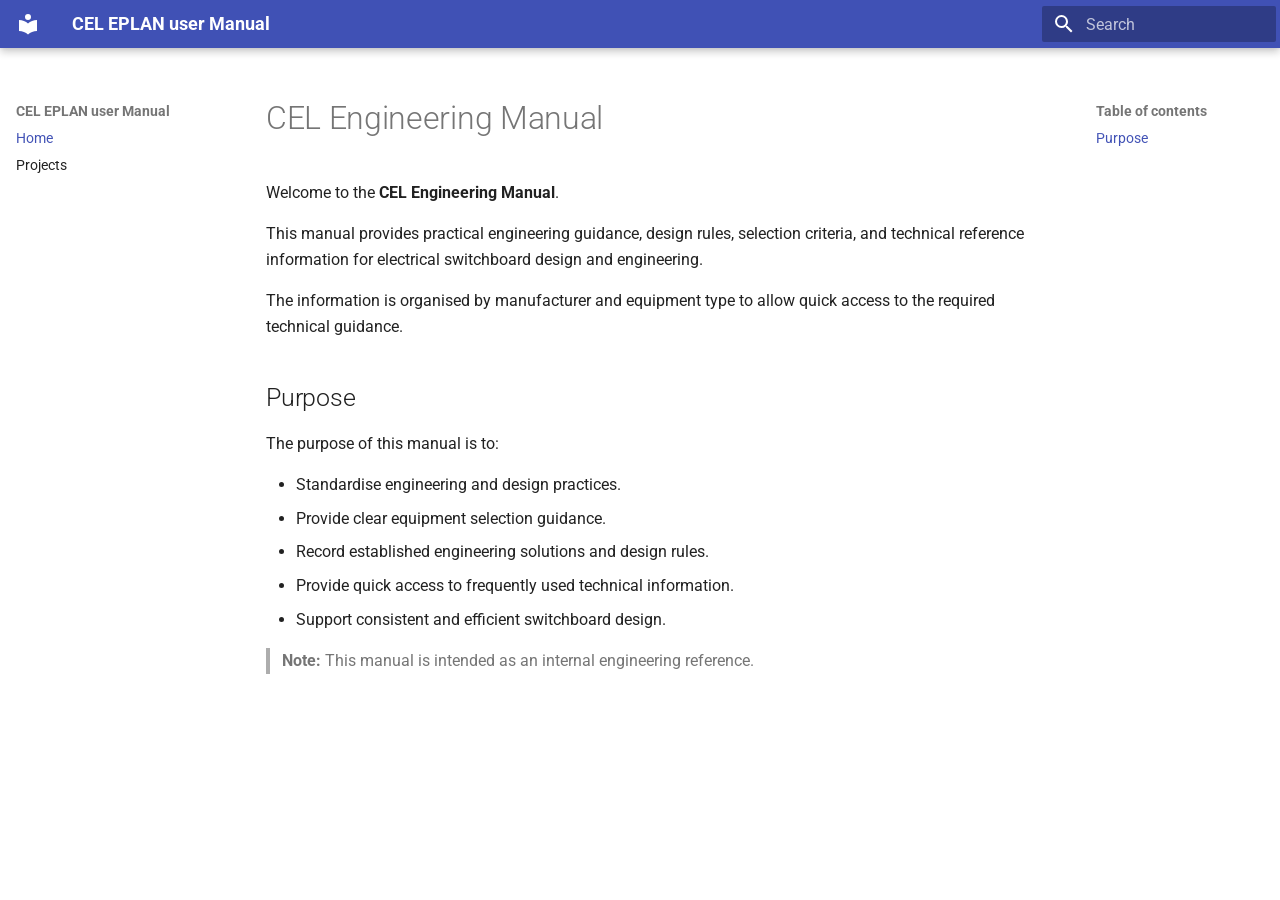
<file: index.html>
<!doctype html>
<html lang="en" class="no-js">
  <head>
    
      <meta charset="utf-8">
      <meta name="viewport" content="width=device-width,initial-scale=1">
      
      
      
      
      
        <link rel="next" href="project/cel-epl-pro-001/">
      
      
        
      
      
      <link rel="icon" href="assets/images/favicon.png">
      <meta name="generator" content="mkdocs-1.6.1, mkdocs-material-9.7.7">
    
    
      
        <title>CEL EPLAN user Manual</title>
      
    
    
      <link rel="stylesheet" href="assets/stylesheets/main.ec1eaa64.min.css">
      
      


    
    
      
    
    
      
        
        
        <link rel="preconnect" href="https://fonts.gstatic.com" crossorigin>
        <link rel="stylesheet" href="https://fonts.googleapis.com/css?family=Roboto:300,300i,400,400i,700,700i%7CRoboto+Mono:400,400i,700,700i&display=fallback">
        <style>:root{--md-text-font:"Roboto";--md-code-font:"Roboto Mono"}</style>
      
    
    
      <link rel="stylesheet" href="stylesheets/extra.css">
    
    <script>__md_scope=new URL(".",location),__md_hash=e=>[...e].reduce(((e,_)=>(e<<5)-e+_.charCodeAt(0)),0),__md_get=(e,_=localStorage,t=__md_scope)=>JSON.parse(_.getItem(t.pathname+"."+e)),__md_set=(e,_,t=localStorage,a=__md_scope)=>{try{t.setItem(a.pathname+"."+e,JSON.stringify(_))}catch(e){}}</script>
    
      

    
    
  </head>
  
  
    <body dir="ltr">
  
    
    <input class="md-toggle" data-md-toggle="drawer" type="checkbox" id="__drawer" autocomplete="off">
    <input class="md-toggle" data-md-toggle="search" type="checkbox" id="__search" autocomplete="off">
    <label class="md-overlay" for="__drawer"></label>
    <div data-md-component="skip">
      
        
        <a href="#cel-engineering-manual" class="md-skip">
          Skip to content
        </a>
      
    </div>
    <div data-md-component="announce">
      
    </div>
    
    
      

  

<header class="md-header md-header--shadow" data-md-component="header">
  <nav class="md-header__inner md-grid" aria-label="Header">
    <a href="." title="CEL EPLAN user Manual" class="md-header__button md-logo" aria-label="CEL EPLAN user Manual" data-md-component="logo">
      
  
  <svg xmlns="http://www.w3.org/2000/svg" viewBox="0 0 24 24"><path d="M12 8a3 3 0 0 0 3-3 3 3 0 0 0-3-3 3 3 0 0 0-3 3 3 3 0 0 0 3 3m0 3.54C9.64 9.35 6.5 8 3 8v11c3.5 0 6.64 1.35 9 3.54 2.36-2.19 5.5-3.54 9-3.54V8c-3.5 0-6.64 1.35-9 3.54"/></svg>

    </a>
    <label class="md-header__button md-icon" for="__drawer">
      
      <svg xmlns="http://www.w3.org/2000/svg" viewBox="0 0 24 24"><path d="M3 6h18v2H3zm0 5h18v2H3zm0 5h18v2H3z"/></svg>
    </label>
    <div class="md-header__title" data-md-component="header-title">
      <div class="md-header__ellipsis">
        <div class="md-header__topic">
          <span class="md-ellipsis">
            CEL EPLAN user Manual
          </span>
        </div>
        <div class="md-header__topic" data-md-component="header-topic">
          <span class="md-ellipsis">
            
              Home
            
          </span>
        </div>
      </div>
    </div>
    
    
      <script>var palette=__md_get("__palette");if(palette&&palette.color){if("(prefers-color-scheme)"===palette.color.media){var media=matchMedia("(prefers-color-scheme: light)"),input=document.querySelector(media.matches?"[data-md-color-media='(prefers-color-scheme: light)']":"[data-md-color-media='(prefers-color-scheme: dark)']");palette.color.media=input.getAttribute("data-md-color-media"),palette.color.scheme=input.getAttribute("data-md-color-scheme"),palette.color.primary=input.getAttribute("data-md-color-primary"),palette.color.accent=input.getAttribute("data-md-color-accent")}for(var[key,value]of Object.entries(palette.color))document.body.setAttribute("data-md-color-"+key,value)}</script>
    
    
    
      
      
        <label class="md-header__button md-icon" for="__search">
          
          <svg xmlns="http://www.w3.org/2000/svg" viewBox="0 0 24 24"><path d="M9.5 3A6.5 6.5 0 0 1 16 9.5c0 1.61-.59 3.09-1.56 4.23l.27.27h.79l5 5-1.5 1.5-5-5v-.79l-.27-.27A6.52 6.52 0 0 1 9.5 16 6.5 6.5 0 0 1 3 9.5 6.5 6.5 0 0 1 9.5 3m0 2C7 5 5 7 5 9.5S7 14 9.5 14 14 12 14 9.5 12 5 9.5 5"/></svg>
        </label>
        <div class="md-search" data-md-component="search" role="dialog">
  <label class="md-search__overlay" for="__search"></label>
  <div class="md-search__inner" role="search">
    <form class="md-search__form" name="search">
      <input type="text" class="md-search__input" name="query" aria-label="Search" placeholder="Search" autocapitalize="off" autocorrect="off" autocomplete="off" spellcheck="false" data-md-component="search-query" required>
      <label class="md-search__icon md-icon" for="__search">
        
        <svg xmlns="http://www.w3.org/2000/svg" viewBox="0 0 24 24"><path d="M9.5 3A6.5 6.5 0 0 1 16 9.5c0 1.61-.59 3.09-1.56 4.23l.27.27h.79l5 5-1.5 1.5-5-5v-.79l-.27-.27A6.52 6.52 0 0 1 9.5 16 6.5 6.5 0 0 1 3 9.5 6.5 6.5 0 0 1 9.5 3m0 2C7 5 5 7 5 9.5S7 14 9.5 14 14 12 14 9.5 12 5 9.5 5"/></svg>
        
        <svg xmlns="http://www.w3.org/2000/svg" viewBox="0 0 24 24"><path d="M20 11v2H8l5.5 5.5-1.42 1.42L4.16 12l7.92-7.92L13.5 5.5 8 11z"/></svg>
      </label>
      <nav class="md-search__options" aria-label="Search">
        
        <button type="reset" class="md-search__icon md-icon" title="Clear" aria-label="Clear" tabindex="-1">
          
          <svg xmlns="http://www.w3.org/2000/svg" viewBox="0 0 24 24"><path d="M19 6.41 17.59 5 12 10.59 6.41 5 5 6.41 10.59 12 5 17.59 6.41 19 12 13.41 17.59 19 19 17.59 13.41 12z"/></svg>
        </button>
      </nav>
      
    </form>
    <div class="md-search__output">
      <div class="md-search__scrollwrap" tabindex="0" data-md-scrollfix>
        <div class="md-search-result" data-md-component="search-result">
          <div class="md-search-result__meta">
            Initializing search
          </div>
          <ol class="md-search-result__list" role="presentation"></ol>
        </div>
      </div>
    </div>
  </div>
</div>
      
    
    
  </nav>
  
</header>
    
    <div class="md-container" data-md-component="container">
      
      
        
          
        
      
      <main class="md-main" data-md-component="main">
        <div class="md-main__inner md-grid">
          
            
              
              <div class="md-sidebar md-sidebar--primary" data-md-component="sidebar" data-md-type="navigation" >
                <div class="md-sidebar__scrollwrap">
                  <div class="md-sidebar__inner">
                    



<nav class="md-nav md-nav--primary" aria-label="Navigation" data-md-level="0">
  <label class="md-nav__title" for="__drawer">
    <a href="." title="CEL EPLAN user Manual" class="md-nav__button md-logo" aria-label="CEL EPLAN user Manual" data-md-component="logo">
      
  
  <svg xmlns="http://www.w3.org/2000/svg" viewBox="0 0 24 24"><path d="M12 8a3 3 0 0 0 3-3 3 3 0 0 0-3-3 3 3 0 0 0-3 3 3 3 0 0 0 3 3m0 3.54C9.64 9.35 6.5 8 3 8v11c3.5 0 6.64 1.35 9 3.54 2.36-2.19 5.5-3.54 9-3.54V8c-3.5 0-6.64 1.35-9 3.54"/></svg>

    </a>
    CEL EPLAN user Manual
  </label>
  
  <ul class="md-nav__list" data-md-scrollfix>
    
      
      
  
  
    
  
  
  
    <li class="md-nav__item md-nav__item--active">
      
      <input class="md-nav__toggle md-toggle" type="checkbox" id="__toc">
      
      
        
      
      
        <label class="md-nav__link md-nav__link--active" for="__toc">
          
  
  
  <span class="md-ellipsis">
    
  
    Home
  

    
  </span>
  
  

          <span class="md-nav__icon md-icon"></span>
        </label>
      
      <a href="." class="md-nav__link md-nav__link--active">
        
  
  
  <span class="md-ellipsis">
    
  
    Home
  

    
  </span>
  
  

      </a>
      
        

<nav class="md-nav md-nav--secondary" aria-label="Table of contents">
  
  
  
    
  
  
    <label class="md-nav__title" for="__toc">
      <span class="md-nav__icon md-icon"></span>
      Table of contents
    </label>
    <ul class="md-nav__list" data-md-component="toc" data-md-scrollfix>
      
        <li class="md-nav__item">
  <a href="#purpose" class="md-nav__link">
    <span class="md-ellipsis">
      
        Purpose
      
    </span>
  </a>
  
</li>
      
    </ul>
  
</nav>
      
    </li>
  

    
      
      
  
  
  
  
    <li class="md-nav__item">
      <a href="project/cel-epl-pro-001/" class="md-nav__link">
        
  
  
  <span class="md-ellipsis">
    
  
    Projects
  

    
  </span>
  
  

      </a>
    </li>
  

    
  </ul>
</nav>
                  </div>
                </div>
              </div>
            
            
              
              <div class="md-sidebar md-sidebar--secondary" data-md-component="sidebar" data-md-type="toc" >
                <div class="md-sidebar__scrollwrap">
                  <div class="md-sidebar__inner">
                    

<nav class="md-nav md-nav--secondary" aria-label="Table of contents">
  
  
  
    
  
  
    <label class="md-nav__title" for="__toc">
      <span class="md-nav__icon md-icon"></span>
      Table of contents
    </label>
    <ul class="md-nav__list" data-md-component="toc" data-md-scrollfix>
      
        <li class="md-nav__item">
  <a href="#purpose" class="md-nav__link">
    <span class="md-ellipsis">
      
        Purpose
      
    </span>
  </a>
  
</li>
      
    </ul>
  
</nav>
                  </div>
                </div>
              </div>
            
          
          
            <div class="md-content" data-md-component="content">
              
              <article class="md-content__inner md-typeset">
                
                  



<h1 id="cel-engineering-manual">CEL Engineering Manual</h1>
<p>Welcome to the <strong>CEL Engineering Manual</strong>.</p>
<p>This manual provides practical engineering guidance, design rules, selection criteria, and technical reference information for electrical switchboard design and engineering.</p>
<p>The information is organised by manufacturer and equipment type to allow quick access to the required technical guidance.</p>
<h2 id="purpose">Purpose</h2>
<p>The purpose of this manual is to:</p>
<ul>
<li>Standardise engineering and design practices.</li>
<li>Provide clear equipment selection guidance.</li>
<li>Record established engineering solutions and design rules.</li>
<li>Provide quick access to frequently used technical information.</li>
<li>Support consistent and efficient switchboard design.</li>
</ul>
<blockquote>
<p><strong>Note:</strong> This manual is intended as an internal engineering reference.</p>
</blockquote>












                
              </article>
            </div>
          
          
<script>var target=document.getElementById(location.hash.slice(1));target&&target.name&&(target.checked=target.name.startsWith("__tabbed_"))</script>
        </div>
        
      </main>
      
        <footer class="md-footer">
  
  <div class="md-footer-meta md-typeset">
    <div class="md-footer-meta__inner md-grid">
      <div class="md-copyright">
  
  
    Made with
    <a href="https://squidfunk.github.io/mkdocs-material/" target="_blank" rel="noopener">
      Material for MkDocs
    </a>
  
</div>
      
    </div>
  </div>
</footer>
      
    </div>
    <div class="md-dialog" data-md-component="dialog">
      <div class="md-dialog__inner md-typeset"></div>
    </div>
    
    
    
      
      
      <script id="__config" type="application/json">{"annotate": null, "base": ".", "features": [], "search": "assets/javascripts/workers/search.2c215733.min.js", "tags": null, "translations": {"clipboard.copied": "Copied to clipboard", "clipboard.copy": "Copy to clipboard", "search.result.more.one": "1 more on this page", "search.result.more.other": "# more on this page", "search.result.none": "No matching documents", "search.result.one": "1 matching document", "search.result.other": "# matching documents", "search.result.placeholder": "Type to start searching", "search.result.term.missing": "Missing", "select.version": "Select version"}, "version": null}</script>
    
    
      <script src="assets/javascripts/bundle.d7400e89.min.js"></script>
      
    
  </body>
</html>
</file>
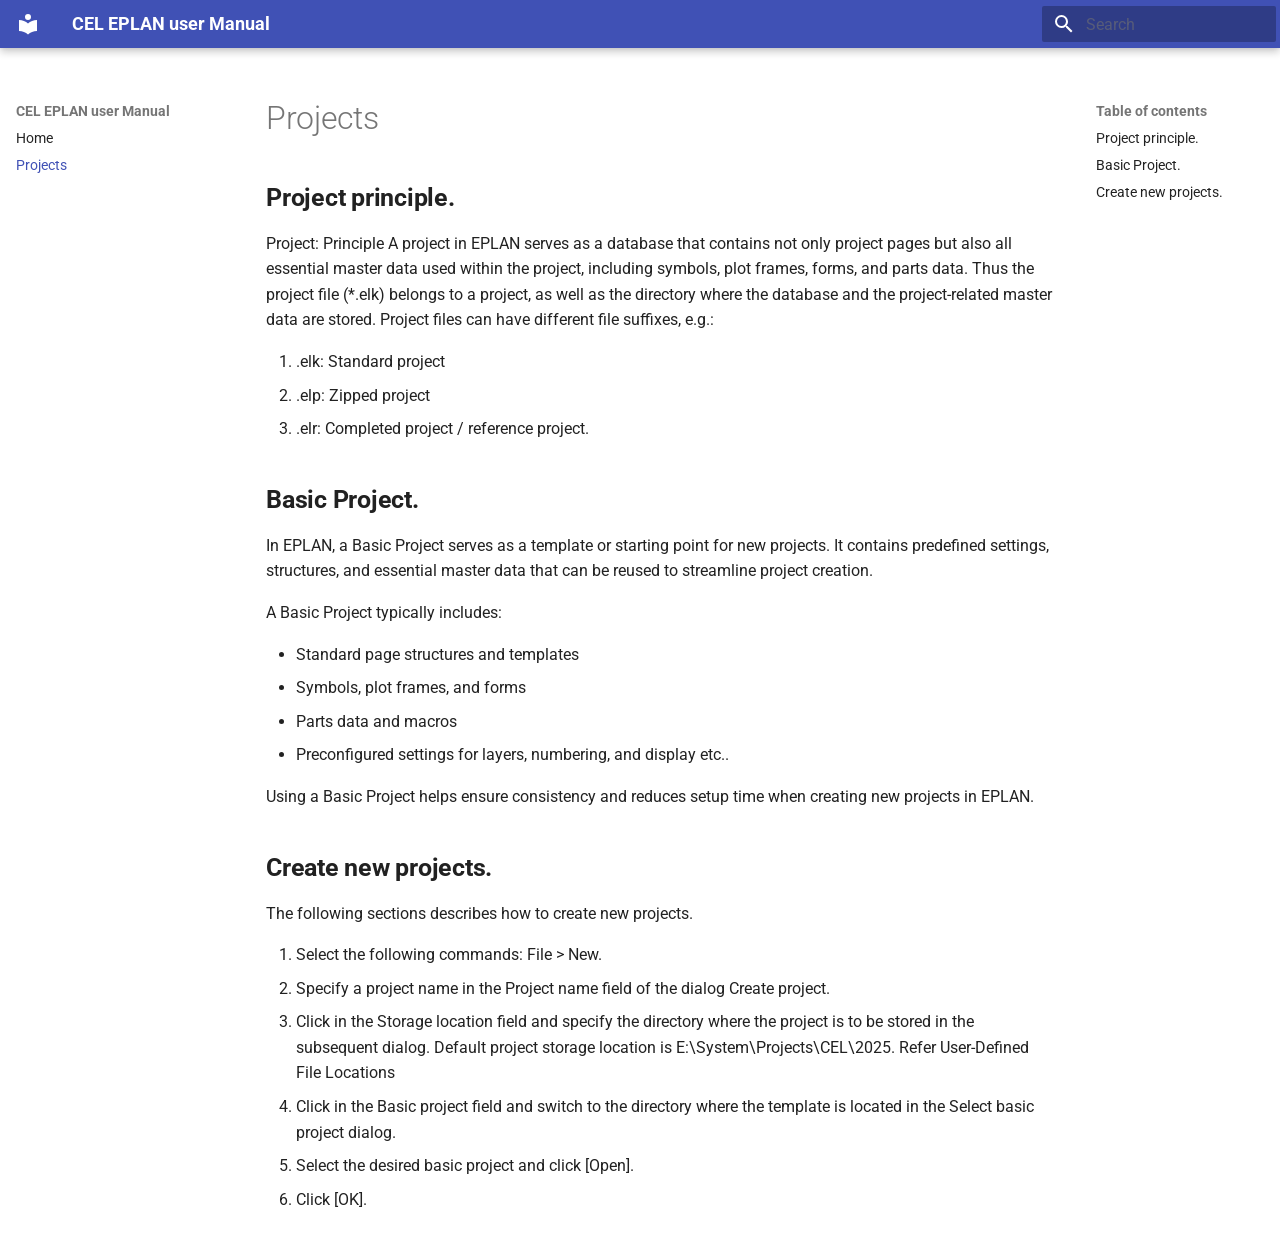
<file: project/cel-epl-pro-001/index.html>
<!doctype html>
<html lang="en" class="no-js">
  <head>
    
      <meta charset="utf-8">
      <meta name="viewport" content="width=device-width,initial-scale=1">
      
      
      
      
        <link rel="prev" href="../..">
      
      
      
        
      
      
      <link rel="icon" href="../../assets/images/favicon.png">
      <meta name="generator" content="mkdocs-1.6.1, mkdocs-material-9.7.7">
    
    
      
        <title>Projects - CEL EPLAN user Manual</title>
      
    
    
      <link rel="stylesheet" href="../../assets/stylesheets/main.ec1eaa64.min.css">
      
      


    
    
      
    
    
      
        
        
        <link rel="preconnect" href="https://fonts.gstatic.com" crossorigin>
        <link rel="stylesheet" href="https://fonts.googleapis.com/css?family=Roboto:300,300i,400,400i,700,700i%7CRoboto+Mono:400,400i,700,700i&display=fallback">
        <style>:root{--md-text-font:"Roboto";--md-code-font:"Roboto Mono"}</style>
      
    
    
      <link rel="stylesheet" href="../../stylesheets/extra.css">
    
    <script>__md_scope=new URL("../..",location),__md_hash=e=>[...e].reduce(((e,_)=>(e<<5)-e+_.charCodeAt(0)),0),__md_get=(e,_=localStorage,t=__md_scope)=>JSON.parse(_.getItem(t.pathname+"."+e)),__md_set=(e,_,t=localStorage,a=__md_scope)=>{try{t.setItem(a.pathname+"."+e,JSON.stringify(_))}catch(e){}}</script>
    
      

    
    
  </head>
  
  
    <body dir="ltr">
  
    
    <input class="md-toggle" data-md-toggle="drawer" type="checkbox" id="__drawer" autocomplete="off">
    <input class="md-toggle" data-md-toggle="search" type="checkbox" id="__search" autocomplete="off">
    <label class="md-overlay" for="__drawer"></label>
    <div data-md-component="skip">
      
        
        <a href="#projects" class="md-skip">
          Skip to content
        </a>
      
    </div>
    <div data-md-component="announce">
      
    </div>
    
    
      

  

<header class="md-header md-header--shadow" data-md-component="header">
  <nav class="md-header__inner md-grid" aria-label="Header">
    <a href="../.." title="CEL EPLAN user Manual" class="md-header__button md-logo" aria-label="CEL EPLAN user Manual" data-md-component="logo">
      
  
  <svg xmlns="http://www.w3.org/2000/svg" viewBox="0 0 24 24"><path d="M12 8a3 3 0 0 0 3-3 3 3 0 0 0-3-3 3 3 0 0 0-3 3 3 3 0 0 0 3 3m0 3.54C9.64 9.35 6.5 8 3 8v11c3.5 0 6.64 1.35 9 3.54 2.36-2.19 5.5-3.54 9-3.54V8c-3.5 0-6.64 1.35-9 3.54"/></svg>

    </a>
    <label class="md-header__button md-icon" for="__drawer">
      
      <svg xmlns="http://www.w3.org/2000/svg" viewBox="0 0 24 24"><path d="M3 6h18v2H3zm0 5h18v2H3zm0 5h18v2H3z"/></svg>
    </label>
    <div class="md-header__title" data-md-component="header-title">
      <div class="md-header__ellipsis">
        <div class="md-header__topic">
          <span class="md-ellipsis">
            CEL EPLAN user Manual
          </span>
        </div>
        <div class="md-header__topic" data-md-component="header-topic">
          <span class="md-ellipsis">
            
              Projects
            
          </span>
        </div>
      </div>
    </div>
    
    
      <script>var palette=__md_get("__palette");if(palette&&palette.color){if("(prefers-color-scheme)"===palette.color.media){var media=matchMedia("(prefers-color-scheme: light)"),input=document.querySelector(media.matches?"[data-md-color-media='(prefers-color-scheme: light)']":"[data-md-color-media='(prefers-color-scheme: dark)']");palette.color.media=input.getAttribute("data-md-color-media"),palette.color.scheme=input.getAttribute("data-md-color-scheme"),palette.color.primary=input.getAttribute("data-md-color-primary"),palette.color.accent=input.getAttribute("data-md-color-accent")}for(var[key,value]of Object.entries(palette.color))document.body.setAttribute("data-md-color-"+key,value)}</script>
    
    
    
      
      
        <label class="md-header__button md-icon" for="__search">
          
          <svg xmlns="http://www.w3.org/2000/svg" viewBox="0 0 24 24"><path d="M9.5 3A6.5 6.5 0 0 1 16 9.5c0 1.61-.59 3.09-1.56 4.23l.27.27h.79l5 5-1.5 1.5-5-5v-.79l-.27-.27A6.52 6.52 0 0 1 9.5 16 6.5 6.5 0 0 1 3 9.5 6.5 6.5 0 0 1 9.5 3m0 2C7 5 5 7 5 9.5S7 14 9.5 14 14 12 14 9.5 12 5 9.5 5"/></svg>
        </label>
        <div class="md-search" data-md-component="search" role="dialog">
  <label class="md-search__overlay" for="__search"></label>
  <div class="md-search__inner" role="search">
    <form class="md-search__form" name="search">
      <input type="text" class="md-search__input" name="query" aria-label="Search" placeholder="Search" autocapitalize="off" autocorrect="off" autocomplete="off" spellcheck="false" data-md-component="search-query" required>
      <label class="md-search__icon md-icon" for="__search">
        
        <svg xmlns="http://www.w3.org/2000/svg" viewBox="0 0 24 24"><path d="M9.5 3A6.5 6.5 0 0 1 16 9.5c0 1.61-.59 3.09-1.56 4.23l.27.27h.79l5 5-1.5 1.5-5-5v-.79l-.27-.27A6.52 6.52 0 0 1 9.5 16 6.5 6.5 0 0 1 3 9.5 6.5 6.5 0 0 1 9.5 3m0 2C7 5 5 7 5 9.5S7 14 9.5 14 14 12 14 9.5 12 5 9.5 5"/></svg>
        
        <svg xmlns="http://www.w3.org/2000/svg" viewBox="0 0 24 24"><path d="M20 11v2H8l5.5 5.5-1.42 1.42L4.16 12l7.92-7.92L13.5 5.5 8 11z"/></svg>
      </label>
      <nav class="md-search__options" aria-label="Search">
        
        <button type="reset" class="md-search__icon md-icon" title="Clear" aria-label="Clear" tabindex="-1">
          
          <svg xmlns="http://www.w3.org/2000/svg" viewBox="0 0 24 24"><path d="M19 6.41 17.59 5 12 10.59 6.41 5 5 6.41 10.59 12 5 17.59 6.41 19 12 13.41 17.59 19 19 17.59 13.41 12z"/></svg>
        </button>
      </nav>
      
    </form>
    <div class="md-search__output">
      <div class="md-search__scrollwrap" tabindex="0" data-md-scrollfix>
        <div class="md-search-result" data-md-component="search-result">
          <div class="md-search-result__meta">
            Initializing search
          </div>
          <ol class="md-search-result__list" role="presentation"></ol>
        </div>
      </div>
    </div>
  </div>
</div>
      
    
    
  </nav>
  
</header>
    
    <div class="md-container" data-md-component="container">
      
      
        
          
        
      
      <main class="md-main" data-md-component="main">
        <div class="md-main__inner md-grid">
          
            
              
              <div class="md-sidebar md-sidebar--primary" data-md-component="sidebar" data-md-type="navigation" >
                <div class="md-sidebar__scrollwrap">
                  <div class="md-sidebar__inner">
                    



<nav class="md-nav md-nav--primary" aria-label="Navigation" data-md-level="0">
  <label class="md-nav__title" for="__drawer">
    <a href="../.." title="CEL EPLAN user Manual" class="md-nav__button md-logo" aria-label="CEL EPLAN user Manual" data-md-component="logo">
      
  
  <svg xmlns="http://www.w3.org/2000/svg" viewBox="0 0 24 24"><path d="M12 8a3 3 0 0 0 3-3 3 3 0 0 0-3-3 3 3 0 0 0-3 3 3 3 0 0 0 3 3m0 3.54C9.64 9.35 6.5 8 3 8v11c3.5 0 6.64 1.35 9 3.54 2.36-2.19 5.5-3.54 9-3.54V8c-3.5 0-6.64 1.35-9 3.54"/></svg>

    </a>
    CEL EPLAN user Manual
  </label>
  
  <ul class="md-nav__list" data-md-scrollfix>
    
      
      
  
  
  
  
    <li class="md-nav__item">
      <a href="../.." class="md-nav__link">
        
  
  
  <span class="md-ellipsis">
    
  
    Home
  

    
  </span>
  
  

      </a>
    </li>
  

    
      
      
  
  
    
  
  
  
    <li class="md-nav__item md-nav__item--active">
      
      <input class="md-nav__toggle md-toggle" type="checkbox" id="__toc">
      
      
        
      
      
        <label class="md-nav__link md-nav__link--active" for="__toc">
          
  
  
  <span class="md-ellipsis">
    
  
    Projects
  

    
  </span>
  
  

          <span class="md-nav__icon md-icon"></span>
        </label>
      
      <a href="./" class="md-nav__link md-nav__link--active">
        
  
  
  <span class="md-ellipsis">
    
  
    Projects
  

    
  </span>
  
  

      </a>
      
        

<nav class="md-nav md-nav--secondary" aria-label="Table of contents">
  
  
  
    
  
  
    <label class="md-nav__title" for="__toc">
      <span class="md-nav__icon md-icon"></span>
      Table of contents
    </label>
    <ul class="md-nav__list" data-md-component="toc" data-md-scrollfix>
      
        <li class="md-nav__item">
  <a href="#project-principle" class="md-nav__link">
    <span class="md-ellipsis">
      
        Project principle.
      
    </span>
  </a>
  
</li>
      
        <li class="md-nav__item">
  <a href="#basic-project" class="md-nav__link">
    <span class="md-ellipsis">
      
        Basic Project.
      
    </span>
  </a>
  
</li>
      
        <li class="md-nav__item">
  <a href="#create-new-projects" class="md-nav__link">
    <span class="md-ellipsis">
      
        Create new projects.
      
    </span>
  </a>
  
</li>
      
    </ul>
  
</nav>
      
    </li>
  

    
  </ul>
</nav>
                  </div>
                </div>
              </div>
            
            
              
              <div class="md-sidebar md-sidebar--secondary" data-md-component="sidebar" data-md-type="toc" >
                <div class="md-sidebar__scrollwrap">
                  <div class="md-sidebar__inner">
                    

<nav class="md-nav md-nav--secondary" aria-label="Table of contents">
  
  
  
    
  
  
    <label class="md-nav__title" for="__toc">
      <span class="md-nav__icon md-icon"></span>
      Table of contents
    </label>
    <ul class="md-nav__list" data-md-component="toc" data-md-scrollfix>
      
        <li class="md-nav__item">
  <a href="#project-principle" class="md-nav__link">
    <span class="md-ellipsis">
      
        Project principle.
      
    </span>
  </a>
  
</li>
      
        <li class="md-nav__item">
  <a href="#basic-project" class="md-nav__link">
    <span class="md-ellipsis">
      
        Basic Project.
      
    </span>
  </a>
  
</li>
      
        <li class="md-nav__item">
  <a href="#create-new-projects" class="md-nav__link">
    <span class="md-ellipsis">
      
        Create new projects.
      
    </span>
  </a>
  
</li>
      
    </ul>
  
</nav>
                  </div>
                </div>
              </div>
            
          
          
            <div class="md-content" data-md-component="content">
              
              <article class="md-content__inner md-typeset">
                
                  



<h1 id="projects">Projects</h1>
<h2 id="project-principle"><strong>Project principle.</strong></h2>
<p>Project: Principle
A project in EPLAN serves as a database that contains not only project pages but also all essential master data used within the project, including symbols, plot frames, forms, and parts data. Thus the project file (*.elk) belongs to a project, as well as the directory where the database and the project-related master data are stored. 
Project files can have different file suffixes, e.g.:</p>
<ol>
<li>.elk: Standard project</li>
<li>.elp: Zipped project</li>
<li>.elr: Completed project / reference project.</li>
</ol>
<h2 id="basic-project"><strong>Basic Project.</strong></h2>
<p>In EPLAN, a Basic Project serves as a template or starting point for new projects. It contains predefined settings, structures, and essential master data that can be reused to streamline project creation.</p>
<p>A Basic Project typically includes:</p>
<ul>
<li>Standard page structures and templates</li>
<li>Symbols, plot frames, and forms</li>
<li>Parts data and macros</li>
<li>Preconfigured settings for layers, numbering, and display etc..</li>
</ul>
<p>Using a Basic Project helps ensure consistency and reduces setup time when creating new projects in EPLAN.</p>
<h2 id="create-new-projects"><strong>Create new projects.</strong></h2>
<p>The following sections describes how to create new projects.</p>
<ol>
<li>Select the following commands: File &gt; New.</li>
<li>Specify a project name in the Project name field of the dialog Create project.</li>
<li>Click   in the Storage location field and specify the directory where the project is to be stored in the subsequent dialog. Default project storage location is E:\System\Projects\CEL\2025. Refer User-Defined File Locations</li>
<li>Click   in the Basic project field and switch to the directory where the template is located in the Select basic project dialog.</li>
<li>Select the desired basic project and click [Open].</li>
<li>Click [OK].</li>
</ol>












                
              </article>
            </div>
          
          
<script>var target=document.getElementById(location.hash.slice(1));target&&target.name&&(target.checked=target.name.startsWith("__tabbed_"))</script>
        </div>
        
      </main>
      
        <footer class="md-footer">
  
  <div class="md-footer-meta md-typeset">
    <div class="md-footer-meta__inner md-grid">
      <div class="md-copyright">
  
  
    Made with
    <a href="https://squidfunk.github.io/mkdocs-material/" target="_blank" rel="noopener">
      Material for MkDocs
    </a>
  
</div>
      
    </div>
  </div>
</footer>
      
    </div>
    <div class="md-dialog" data-md-component="dialog">
      <div class="md-dialog__inner md-typeset"></div>
    </div>
    
    
    
      
      
      <script id="__config" type="application/json">{"annotate": null, "base": "../..", "features": [], "search": "../../assets/javascripts/workers/search.2c215733.min.js", "tags": null, "translations": {"clipboard.copied": "Copied to clipboard", "clipboard.copy": "Copy to clipboard", "search.result.more.one": "1 more on this page", "search.result.more.other": "# more on this page", "search.result.none": "No matching documents", "search.result.one": "1 matching document", "search.result.other": "# matching documents", "search.result.placeholder": "Type to start searching", "search.result.term.missing": "Missing", "select.version": "Select version"}, "version": null}</script>
    
    
      <script src="../../assets/javascripts/bundle.d7400e89.min.js"></script>
      
    
  </body>
</html>
</file>
<file: stylesheets/extra.css>
/* =========================
   Page width
   ========================= */

.md-grid {
    max-width: 1700px;
}

.md-content {
    max-width: none;
}

.md-sidebar--secondary {
    width: 10rem;
}


/* =========================
   Tables
   ========================= */

table {
    width: 100%;
    border-collapse: collapse;
}

table th {
    background-color: #2eae4f;
    color: white;
    font-weight: bold;
    text-align: left;
}

table td,
table th {
    padding: 6px 10px;
    border: none;
}

table tr:nth-child(even) {
    background-color: #eeeeee;
}

table tr:nth-child(odd) {
    background-color: #ffffff;
}


/* =========================
   Footer
   ========================= */

footer {
    display: none;
}
</file>
<file: assets/stylesheets/main.ec1eaa64.min.css>
@charset "UTF-8";html{-webkit-text-size-adjust:none;-moz-text-size-adjust:none;text-size-adjust:none;box-sizing:border-box}*,:after,:before{box-sizing:inherit}@media (prefers-reduced-motion){*,:after,:before{transition:none!important}}body{margin:0}a,button,input,label{-webkit-tap-highlight-color:transparent}a{color:inherit;text-decoration:none}hr{border:0;box-sizing:initial;display:block;height:.05rem;overflow:visible;padding:0}small{font-size:80%}sub,sup{line-height:1em}img{border-style:none}table{border-collapse:initial;border-spacing:0}td,th{font-weight:400;vertical-align:top}button{background:#0000;border:0;font-family:inherit;font-size:inherit;margin:0;padding:0}input{border:0;outline:none}:root{--md-primary-fg-color:#4051b5;--md-primary-fg-color--light:#5d6cc0;--md-primary-fg-color--dark:#303fa1;--md-primary-bg-color:#fff;--md-primary-bg-color--light:#ffffffb3;--md-accent-fg-color:#526cfe;--md-accent-fg-color--transparent:#526cfe1a;--md-accent-bg-color:#fff;--md-accent-bg-color--light:#ffffffb3}[data-md-color-scheme=default]{color-scheme:light}[data-md-color-scheme=default] img[src$="#gh-dark-mode-only"],[data-md-color-scheme=default] img[src$="#only-dark"]{display:none}:root,[data-md-color-scheme=default]{--md-hue:225deg;--md-default-fg-color:#000000de;--md-default-fg-color--light:#0000008a;--md-default-fg-color--lighter:#00000052;--md-default-fg-color--lightest:#00000012;--md-default-bg-color:#fff;--md-default-bg-color--light:#ffffffb3;--md-default-bg-color--lighter:#ffffff4d;--md-default-bg-color--lightest:#ffffff1f;--md-code-fg-color:#36464e;--md-code-bg-color:#f5f5f5;--md-code-bg-color--light:#f5f5f5b3;--md-code-bg-color--lighter:#f5f5f54d;--md-code-hl-color:#4287ff;--md-code-hl-color--light:#4287ff1a;--md-code-hl-number-color:#d52a2a;--md-code-hl-special-color:#db1457;--md-code-hl-function-color:#a846b9;--md-code-hl-constant-color:#6e59d9;--md-code-hl-keyword-color:#3f6ec6;--md-code-hl-string-color:#1c7d4d;--md-code-hl-name-color:var(--md-code-fg-color);--md-code-hl-operator-color:var(--md-default-fg-color--light);--md-code-hl-punctuation-color:var(--md-default-fg-color--light);--md-code-hl-comment-color:var(--md-default-fg-color--light);--md-code-hl-generic-color:var(--md-default-fg-color--light);--md-code-hl-variable-color:var(--md-default-fg-color--light);--md-typeset-color:var(--md-default-fg-color);--md-typeset-a-color:var(--md-primary-fg-color);--md-typeset-del-color:#f5503d26;--md-typeset-ins-color:#0bd57026;--md-typeset-kbd-color:#fafafa;--md-typeset-kbd-accent-color:#fff;--md-typeset-kbd-border-color:#b8b8b8;--md-typeset-mark-color:#ffff0080;--md-typeset-table-color:#0000001f;--md-typeset-table-color--light:rgba(0,0,0,.035);--md-admonition-fg-color:var(--md-default-fg-color);--md-admonition-bg-color:var(--md-default-bg-color);--md-warning-fg-color:#000000de;--md-warning-bg-color:#ff9;--md-footer-fg-color:#fff;--md-footer-fg-color--light:#ffffffb3;--md-footer-fg-color--lighter:#ffffff73;--md-footer-bg-color:#000000de;--md-footer-bg-color--dark:#00000052;--md-shadow-z1:0 0.2rem 0.5rem #0000000d,0 0 0.05rem #0000001a;--md-shadow-z2:0 0.2rem 0.5rem #0000001a,0 0 0.05rem #00000040;--md-shadow-z3:0 0.2rem 0.5rem #0003,0 0 0.05rem #00000059}.md-icon svg{fill:currentcolor;display:block;height:1.2rem;width:1.2rem}body{-webkit-font-smoothing:antialiased;-moz-osx-font-smoothing:grayscale;--md-text-font-family:var(--md-text-font,_),-apple-system,BlinkMacSystemFont,Helvetica,Arial,sans-serif;--md-code-font-family:var(--md-code-font,_),SFMono-Regular,Consolas,Menlo,monospace}aside,body,input{font-feature-settings:"kern","liga";color:var(--md-typeset-color);font-family:var(--md-text-font-family)}code,kbd,pre{font-feature-settings:"kern";font-family:var(--md-code-font-family)}:root{--md-typeset-table-sort-icon:url('data:image/svg+xml;charset=utf-8,<svg xmlns="http://www.w3.org/2000/svg" viewBox="0 0 24 24"><path d="m18 21-4-4h3V7h-3l4-4 4 4h-3v10h3M2 19v-2h10v2M2 13v-2h7v2M2 7V5h4v2z"/></svg>');--md-typeset-table-sort-icon--asc:url('data:image/svg+xml;charset=utf-8,<svg xmlns="http://www.w3.org/2000/svg" viewBox="0 0 24 24"><path d="M19 17h3l-4 4-4-4h3V3h2M2 17h10v2H2M6 5v2H2V5m0 6h7v2H2z"/></svg>');--md-typeset-table-sort-icon--desc:url('data:image/svg+xml;charset=utf-8,<svg xmlns="http://www.w3.org/2000/svg" viewBox="0 0 24 24"><path d="M19 7h3l-4-4-4 4h3v14h2M2 17h10v2H2M6 5v2H2V5m0 6h7v2H2z"/></svg>')}.md-typeset{-webkit-print-color-adjust:exact;color-adjust:exact;font-size:.8rem;line-height:1.6;overflow-wrap:break-word}@media print{.md-typeset{font-size:.68rem}}.md-typeset blockquote,.md-typeset dl,.md-typeset figure,.md-typeset ol,.md-typeset pre,.md-typeset ul{margin-bottom:1em;margin-top:1em}.md-typeset h1{color:var(--md-default-fg-color--light);font-size:2em;line-height:1.3;margin:0 0 1.25em}.md-typeset h1,.md-typeset h2{font-weight:300;letter-spacing:-.01em}.md-typeset h2{font-size:1.5625em;line-height:1.4;margin:1.6em 0 .64em}.md-typeset h3{font-size:1.25em;font-weight:400;letter-spacing:-.01em;line-height:1.5;margin:1.6em 0 .8em}.md-typeset h2+h3{margin-top:.8em}.md-typeset h4{font-weight:700;letter-spacing:-.01em;margin:1em 0}.md-typeset h5,.md-typeset h6{color:var(--md-default-fg-color--light);font-size:.8em;font-weight:700;letter-spacing:-.01em;margin:1.25em 0}.md-typeset h5{text-transform:uppercase}.md-typeset h5 code{text-transform:none}.md-typeset hr{border-bottom:.05rem solid var(--md-default-fg-color--lightest);display:flow-root;margin:1.5em 0}.md-typeset a{color:var(--md-typeset-a-color);word-break:break-word}.md-typeset a,.md-typeset a:before{transition:color 125ms}.md-typeset a:focus,.md-typeset a:hover{color:var(--md-accent-fg-color)}.md-typeset a:focus code,.md-typeset a:hover code{background-color:var(--md-accent-fg-color--transparent);color:var(--md-accent-fg-color)}.md-typeset a code{color:var(--md-typeset-a-color)}.md-typeset a.focus-visible{outline-color:var(--md-accent-fg-color);outline-offset:.2rem}.md-typeset code,.md-typeset kbd,.md-typeset pre{color:var(--md-code-fg-color);direction:ltr;font-variant-ligatures:none;transition:background-color 125ms}@media print{.md-typeset code,.md-typeset kbd,.md-typeset pre{white-space:pre-wrap}}.md-typeset code{background-color:var(--md-code-bg-color);border-radius:.1rem;-webkit-box-decoration-break:clone;box-decoration-break:clone;font-size:.85em;padding:0 .2941176471em;transition:color 125ms,background-color 125ms;word-break:break-word}.md-typeset code:not(.focus-visible){-webkit-tap-highlight-color:transparent;outline:none}.md-typeset pre{display:flow-root;line-height:1.4;position:relative}.md-typeset pre>code{-webkit-box-decoration-break:slice;box-decoration-break:slice;box-shadow:none;display:block;margin:0;outline-color:var(--md-accent-fg-color);overflow:auto;padding:.7720588235em 1.1764705882em;scrollbar-color:var(--md-default-fg-color--lighter) #0000;scrollbar-width:thin;touch-action:auto;word-break:normal}.md-typeset pre>code:hover{scrollbar-color:var(--md-accent-fg-color) #0000}.md-typeset pre>code::-webkit-scrollbar{height:.2rem;width:.2rem}.md-typeset pre>code::-webkit-scrollbar-thumb{background-color:var(--md-default-fg-color--lighter)}.md-typeset pre>code::-webkit-scrollbar-thumb:hover{background-color:var(--md-accent-fg-color)}.md-typeset kbd{background-color:var(--md-typeset-kbd-color);border-radius:.1rem;box-shadow:0 .1rem 0 .05rem var(--md-typeset-kbd-border-color),0 .1rem 0 var(--md-typeset-kbd-border-color),0 -.1rem .2rem var(--md-typeset-kbd-accent-color) inset;color:var(--md-default-fg-color);display:inline-block;font-size:.75em;padding:0 .6666666667em;vertical-align:text-top;word-break:break-word}.md-typeset mark{background-color:var(--md-typeset-mark-color);-webkit-box-decoration-break:clone;box-decoration-break:clone;color:inherit;word-break:break-word}.md-typeset abbr{cursor:help;text-decoration:none}.md-typeset [data-preview],.md-typeset abbr{border-bottom:.05rem dotted var(--md-default-fg-color--light)}.md-typeset small{opacity:.75}[dir=ltr] .md-typeset sub,[dir=ltr] .md-typeset sup{margin-left:.078125em}[dir=rtl] .md-typeset sub,[dir=rtl] .md-typeset sup{margin-right:.078125em}[dir=ltr] .md-typeset blockquote{padding-left:.6rem}[dir=rtl] .md-typeset blockquote{padding-right:.6rem}[dir=ltr] .md-typeset blockquote{border-left:.2rem solid var(--md-default-fg-color--lighter)}[dir=rtl] .md-typeset blockquote{border-right:.2rem solid var(--md-default-fg-color--lighter)}.md-typeset blockquote{color:var(--md-default-fg-color--light);margin-left:0;margin-right:0}.md-typeset ul{list-style-type:disc}.md-typeset ul[type]{list-style-type:revert-layer}[dir=ltr] .md-typeset ol,[dir=ltr] .md-typeset ul{margin-left:.625em}[dir=rtl] .md-typeset ol,[dir=rtl] .md-typeset ul{margin-right:.625em}.md-typeset ol,.md-typeset ul{padding:0}.md-typeset ol:not([hidden]),.md-typeset ul:not([hidden]){display:flow-root}.md-typeset ol ol,.md-typeset ul ol{list-style-type:lower-alpha}.md-typeset ol ol ol,.md-typeset ul ol ol{list-style-type:lower-roman}.md-typeset ol ol ol ol,.md-typeset ul ol ol ol{list-style-type:upper-alpha}.md-typeset ol ol ol ol ol,.md-typeset ul ol ol ol ol{list-style-type:upper-roman}.md-typeset ol[type],.md-typeset ul[type]{list-style-type:revert-layer}[dir=ltr] .md-typeset ol li,[dir=ltr] .md-typeset ul li{margin-left:1.25em}[dir=rtl] .md-typeset ol li,[dir=rtl] .md-typeset ul li{margin-right:1.25em}.md-typeset ol li,.md-typeset ul li{margin-bottom:.5em}.md-typeset ol li blockquote,.md-typeset ol li p,.md-typeset ul li blockquote,.md-typeset ul li p{margin:.5em 0}.md-typeset ol li:last-child,.md-typeset ul li:last-child{margin-bottom:0}[dir=ltr] .md-typeset ol li ol,[dir=ltr] .md-typeset ol li ul,[dir=ltr] .md-typeset ul li ol,[dir=ltr] .md-typeset ul li ul{margin-left:.625em}[dir=rtl] .md-typeset ol li ol,[dir=rtl] .md-typeset ol li ul,[dir=rtl] .md-typeset ul li ol,[dir=rtl] .md-typeset ul li ul{margin-right:.625em}.md-typeset ol li ol,.md-typeset ol li ul,.md-typeset ul li ol,.md-typeset ul li ul{margin-bottom:.5em;margin-top:.5em}[dir=ltr] .md-typeset dd{margin-left:1.875em}[dir=rtl] .md-typeset dd{margin-right:1.875em}.md-typeset dd{margin-bottom:1.5em;margin-top:1em}.md-typeset img,.md-typeset svg,.md-typeset video{height:auto;max-width:100%}.md-typeset img[align=left]{margin:1em 1em 1em 0}.md-typeset img[align=right]{margin:1em 0 1em 1em}.md-typeset img[align]:only-child{margin-top:0}.md-typeset figure{display:flow-root;margin:1em auto;max-width:100%;text-align:center;width:fit-content}.md-typeset figure img{display:block;margin:0 auto}.md-typeset figcaption{font-style:italic;margin:1em auto;max-width:24rem}.md-typeset iframe{max-width:100%}.md-typeset table:not([class]){background-color:var(--md-default-bg-color);border:.05rem solid var(--md-typeset-table-color);border-radius:.1rem;display:inline-block;font-size:.64rem;max-width:100%;overflow:auto;touch-action:auto}@media print{.md-typeset table:not([class]){display:table}}.md-typeset table:not([class])+*{margin-top:1.5em}.md-typeset table:not([class]) td>:first-child,.md-typeset table:not([class]) th>:first-child{margin-top:0}.md-typeset table:not([class]) td>:last-child,.md-typeset table:not([class]) th>:last-child{margin-bottom:0}.md-typeset table:not([class]) td:not([align]),.md-typeset table:not([class]) th:not([align]){text-align:left}[dir=rtl] .md-typeset table:not([class]) td:not([align]),[dir=rtl] .md-typeset table:not([class]) th:not([align]){text-align:right}.md-typeset table:not([class]) th{font-weight:700;min-width:5rem;padding:.9375em 1.25em;vertical-align:top}.md-typeset table:not([class]) td{border-top:.05rem solid var(--md-typeset-table-color);padding:.9375em 1.25em;vertical-align:top}.md-typeset table:not([class]) tbody tr{transition:background-color 125ms}.md-typeset table:not([class]) tbody tr:hover{background-color:var(--md-typeset-table-color--light);box-shadow:0 .05rem 0 var(--md-default-bg-color) inset}.md-typeset table:not([class]) a{word-break:normal}.md-typeset table th[role=columnheader]{cursor:pointer}[dir=ltr] .md-typeset table th[role=columnheader]:after{margin-left:.5em}[dir=rtl] .md-typeset table th[role=columnheader]:after{margin-right:.5em}.md-typeset table th[role=columnheader]:after{content:"";display:inline-block;height:1.2em;-webkit-mask-image:var(--md-typeset-table-sort-icon);mask-image:var(--md-typeset-table-sort-icon);-webkit-mask-repeat:no-repeat;mask-repeat:no-repeat;-webkit-mask-size:contain;mask-size:contain;transition:background-color 125ms;vertical-align:text-bottom;width:1.2em}.md-typeset table th[role=columnheader]:hover:after{background-color:var(--md-default-fg-color--lighter)}.md-typeset table th[role=columnheader][aria-sort=ascending]:after{background-color:var(--md-default-fg-color--light);-webkit-mask-image:var(--md-typeset-table-sort-icon--asc);mask-image:var(--md-typeset-table-sort-icon--asc)}.md-typeset table th[role=columnheader][aria-sort=descending]:after{background-color:var(--md-default-fg-color--light);-webkit-mask-image:var(--md-typeset-table-sort-icon--desc);mask-image:var(--md-typeset-table-sort-icon--desc)}.md-typeset__scrollwrap{margin:1em -.8rem;overflow-x:auto;touch-action:auto}.md-typeset__table{display:inline-block;margin-bottom:.5em;padding:0 .8rem}@media print{.md-typeset__table{display:block}}html .md-typeset__table table{display:table;margin:0;overflow:hidden;width:100%}@media screen and (max-width:44.984375em){.md-content__inner>pre{margin:1em -.8rem}.md-content__inner>pre code{border-radius:0}}.md-typeset .md-author{border-radius:100%;display:block;flex-shrink:0;height:1.6rem;overflow:hidden;position:relative;transition:color 125ms,transform 125ms;width:1.6rem}.md-typeset .md-author img{display:block}.md-typeset .md-author--more{background:var(--md-default-fg-color--lightest);color:var(--md-default-fg-color--lighter);font-size:.6rem;font-weight:700;line-height:1.6rem;text-align:center}.md-typeset .md-author--long{height:2.4rem;width:2.4rem}.md-typeset a.md-author{transform:scale(1)}.md-typeset a.md-author img{border-radius:100%;filter:grayscale(100%) opacity(75%);transition:filter 125ms}.md-typeset a.md-author:focus,.md-typeset a.md-author:hover{transform:scale(1.1);z-index:1}.md-typeset a.md-author:focus img,.md-typeset a.md-author:hover img{filter:grayscale(0)}.md-banner{background-color:var(--md-footer-bg-color);color:var(--md-footer-fg-color);overflow:auto}@media print{.md-banner{display:none}}.md-banner--warning{background-color:var(--md-warning-bg-color);color:var(--md-warning-fg-color)}.md-banner__inner{font-size:.7rem;margin:.6rem auto;padding:0 .8rem}[dir=ltr] .md-banner__button{float:right}[dir=rtl] .md-banner__button{float:left}.md-banner__button{color:inherit;cursor:pointer;transition:opacity .25s}.no-js .md-banner__button{display:none}.md-banner__button:hover{opacity:.7}html{font-size:125%;height:100%;overflow-x:hidden}@media screen and (min-width:100em){html{font-size:137.5%}}@media screen and (min-width:125em){html{font-size:150%}}body{background-color:var(--md-default-bg-color);display:flex;flex-direction:column;font-size:.5rem;min-height:100%;position:relative;width:100%}@media print{body{display:block}}@media screen and (max-width:59.984375em){body[data-md-scrolllock]{position:fixed}}.md-grid{margin-left:auto;margin-right:auto;max-width:61rem}.md-container{display:flex;flex-direction:column;flex-grow:1}@media print{.md-container{display:block}}.md-main{flex-grow:1}.md-main__inner{display:flex;height:100%;margin-top:1.5rem}.md-ellipsis{overflow:hidden;text-overflow:ellipsis}.md-toggle{display:none}.md-option{height:0;opacity:0;position:absolute;width:0}.md-option:checked+label:not([hidden]){display:block}.md-option.focus-visible+label{outline-color:var(--md-accent-fg-color);outline-style:auto}.md-skip{background-color:var(--md-default-fg-color);border-radius:.1rem;color:var(--md-default-bg-color);font-size:.64rem;margin:.5rem;opacity:0;outline-color:var(--md-accent-fg-color);padding:.3rem .5rem;position:fixed;transform:translateY(.4rem);z-index:-1}.md-skip:focus{opacity:1;transform:translateY(0);transition:transform .25s cubic-bezier(.4,0,.2,1),opacity 175ms 75ms;z-index:10}@page{margin:25mm}:root{--md-clipboard-icon:url('data:image/svg+xml;charset=utf-8,<svg xmlns="http://www.w3.org/2000/svg" viewBox="0 0 24 24"><path d="M19 21H8V7h11m0-2H8a2 2 0 0 0-2 2v14a2 2 0 0 0 2 2h11a2 2 0 0 0 2-2V7a2 2 0 0 0-2-2m-3-4H4a2 2 0 0 0-2 2v14h2V3h12z"/></svg>')}.md-clipboard{border-radius:.1rem;color:var(--md-default-fg-color--lightest);cursor:pointer;height:1.5em;outline-color:var(--md-accent-fg-color);outline-offset:.1rem;transition:color .25s;width:1.5em;z-index:1}@media print{.md-clipboard{display:none}}.md-clipboard:not(.focus-visible){-webkit-tap-highlight-color:transparent;outline:none}:hover>.md-clipboard{color:var(--md-default-fg-color--light)}.md-clipboard:focus,.md-clipboard:hover{color:var(--md-accent-fg-color)}.md-clipboard:after{background-color:currentcolor;content:"";display:block;height:1.125em;margin:0 auto;-webkit-mask-image:var(--md-clipboard-icon);mask-image:var(--md-clipboard-icon);-webkit-mask-position:center;mask-position:center;-webkit-mask-repeat:no-repeat;mask-repeat:no-repeat;-webkit-mask-size:contain;mask-size:contain;width:1.125em}.md-clipboard--inline{cursor:pointer}.md-clipboard--inline code{transition:color .25s,background-color .25s}.md-clipboard--inline:focus code,.md-clipboard--inline:hover code{background-color:var(--md-accent-fg-color--transparent);color:var(--md-accent-fg-color)}:root{--md-code-select-icon:url('data:image/svg+xml;charset=utf-8,<svg xmlns="http://www.w3.org/2000/svg" viewBox="0 0 24 24"><path d="M19 19h-4v2h4c1.1 0 2-.9 2-2v-4h-2m0-12h-4v2h4v4h2V5c0-1.1-.9-2-2-2M5 5h4V3H5c-1.1 0-2 .9-2 2v4h2m0 6H3v4c0 1.1.9 2 2 2h4v-2H5zm2-4h2v2H7zm4 0h2v2h-2zm4 0h2v2h-2zM7 7h2v2H7zm4 0h2v2h-2zm4 0h2v2h-2zm-8 8h2v2H7zm4 0h2v2h-2zm4 0h2v2h-2z"/></svg>');--md-code-copy-icon:url('data:image/svg+xml;charset=utf-8,<svg xmlns="http://www.w3.org/2000/svg" viewBox="0 0 24 24"><path d="M19 21H8V7h11m0-2H8a2 2 0 0 0-2 2v14a2 2 0 0 0 2 2h11a2 2 0 0 0 2-2V7a2 2 0 0 0-2-2m-3-4H4a2 2 0 0 0-2 2v14h2V3h12z"/></svg>')}.md-typeset .md-code__content{display:grid}.md-code__nav{background-color:var(--md-code-bg-color--lighter);border-radius:.1rem;display:flex;gap:.2rem;padding:.2rem;position:absolute;right:.25em;top:.25em;transition:background-color .25s;z-index:1}:hover>.md-code__nav{background-color:var(--md-code-bg-color--light)}.md-code__button{color:var(--md-default-fg-color--lightest);cursor:pointer;display:block;height:1.5em;outline-color:var(--md-accent-fg-color);outline-offset:.1rem;transition:color .25s;width:1.5em}:hover>*>.md-code__button{color:var(--md-default-fg-color--light)}.md-code__button.focus-visible,.md-code__button:hover{color:var(--md-accent-fg-color)}.md-code__button--active{color:var(--md-default-fg-color)!important}.md-code__button:after{background-color:currentcolor;content:"";display:block;height:1.125em;margin:0 auto;-webkit-mask-position:center;mask-position:center;-webkit-mask-repeat:no-repeat;mask-repeat:no-repeat;-webkit-mask-size:contain;mask-size:contain;width:1.125em}.md-code__button[data-md-type=select]:after{-webkit-mask-image:var(--md-code-select-icon);mask-image:var(--md-code-select-icon)}.md-code__button[data-md-type=copy]:after{-webkit-mask-image:var(--md-code-copy-icon);mask-image:var(--md-code-copy-icon)}@keyframes consent{0%{opacity:0;transform:translateY(100%)}to{opacity:1;transform:translateY(0)}}@keyframes overlay{0%{opacity:0}to{opacity:1}}.md-consent__overlay{animation:overlay .25s both;-webkit-backdrop-filter:blur(.1rem);backdrop-filter:blur(.1rem);background-color:#0000008a;height:100%;opacity:1;position:fixed;top:0;width:100%;z-index:5}.md-consent__inner{animation:consent .5s cubic-bezier(.1,.7,.1,1) both;background-color:var(--md-default-bg-color);border:0;border-radius:.1rem;bottom:0;box-shadow:0 0 .2rem #0000001a,0 .2rem .4rem #0003;max-height:100%;overflow:auto;padding:0;position:fixed;width:100%;z-index:5}.md-consent__form{padding:.8rem}.md-consent__settings{display:none;margin:1em 0}input:checked+.md-consent__settings{display:block}.md-consent__controls{margin-bottom:.8rem}.md-typeset .md-consent__controls .md-button{display:inline}@media screen and (max-width:44.984375em){.md-typeset .md-consent__controls .md-button{display:block;margin-top:.4rem;text-align:center;width:100%}}.md-consent label{cursor:pointer}.md-content{flex-grow:1;min-width:0}.md-content__inner{margin:0 .8rem 1.2rem;padding-top:.6rem}@media screen and (min-width:76.25em){[dir=ltr] .md-sidebar--primary:not([hidden])~.md-content>.md-content__inner{margin-left:1.2rem}[dir=ltr] .md-sidebar--secondary:not([hidden])~.md-content>.md-content__inner,[dir=rtl] .md-sidebar--primary:not([hidden])~.md-content>.md-content__inner{margin-right:1.2rem}[dir=rtl] .md-sidebar--secondary:not([hidden])~.md-content>.md-content__inner{margin-left:1.2rem}}.md-content__inner:before{content:"";display:block;height:.4rem}.md-content__inner>:last-child{margin-bottom:0}[dir=ltr] .md-content__button{float:right}[dir=rtl] .md-content__button{float:left}[dir=ltr] .md-content__button{margin-left:.4rem}[dir=rtl] .md-content__button{margin-right:.4rem}.md-content__button{margin:.4rem 0;padding:0}@media print{.md-content__button{display:none}}.md-typeset .md-content__button{color:var(--md-default-fg-color--lighter)}.md-content__button svg{display:inline;vertical-align:top}[dir=rtl] .md-content__button svg{transform:scaleX(-1)}[dir=ltr] .md-dialog{right:.8rem}[dir=rtl] .md-dialog{left:.8rem}.md-dialog{background-color:var(--md-default-fg-color);border-radius:.1rem;bottom:.8rem;box-shadow:var(--md-shadow-z3);min-width:11.1rem;opacity:0;padding:.4rem .6rem;pointer-events:none;position:fixed;transform:translateY(100%);transition:transform 0ms .4s,opacity .4s;z-index:4}@media print{.md-dialog{display:none}}.md-dialog--active{opacity:1;pointer-events:auto;transform:translateY(0);transition:transform .4s cubic-bezier(.075,.85,.175,1),opacity .4s}.md-dialog__inner{color:var(--md-default-bg-color);font-size:.7rem}.md-feedback{margin:2em 0 1em;text-align:center}.md-feedback fieldset{border:none;margin:0;padding:0}.md-feedback__title{font-weight:700;margin:1em auto}.md-feedback__inner{position:relative}.md-feedback__list{display:flex;flex-wrap:wrap;place-content:baseline center;position:relative}.md-feedback__list:hover .md-icon:not(:disabled){color:var(--md-default-fg-color--lighter)}:disabled .md-feedback__list{min-height:1.8rem}.md-feedback__icon{color:var(--md-default-fg-color--light);cursor:pointer;flex-shrink:0;margin:0 .1rem;transition:color 125ms}.md-feedback__icon:not(:disabled).md-icon:hover{color:var(--md-accent-fg-color)}.md-feedback__icon:disabled{color:var(--md-default-fg-color--lightest);pointer-events:none}.md-feedback__note{opacity:0;position:relative;transform:translateY(.4rem);transition:transform .4s cubic-bezier(.1,.7,.1,1),opacity .15s}.md-feedback__note>*{margin:0 auto;max-width:16rem}:disabled .md-feedback__note{opacity:1;transform:translateY(0)}@media print{.md-feedback{display:none}}.md-footer{background-color:var(--md-footer-bg-color);color:var(--md-footer-fg-color)}@media print{.md-footer{display:none}}.md-footer__inner{justify-content:space-between;overflow:auto;padding:.2rem}.md-footer__inner:not([hidden]){display:flex}.md-footer__link{align-items:end;display:flex;flex-grow:0.01;margin-bottom:.4rem;margin-top:1rem;max-width:100%;outline-color:var(--md-accent-fg-color);overflow:hidden;transition:opacity .25s}.md-footer__link:focus,.md-footer__link:hover{opacity:.7}[dir=rtl] .md-footer__link svg{transform:scaleX(-1)}@media screen and (max-width:44.984375em){.md-footer__link--prev{flex-shrink:0}.md-footer__link--prev .md-footer__title{display:none}}[dir=ltr] .md-footer__link--next{margin-left:auto}[dir=rtl] .md-footer__link--next{margin-right:auto}.md-footer__link--next{text-align:right}[dir=rtl] .md-footer__link--next{text-align:left}.md-footer__title{flex-grow:1;font-size:.9rem;margin-bottom:.7rem;max-width:calc(100% - 2.4rem);padding:0 1rem;white-space:nowrap}.md-footer__button{margin:.2rem;padding:.4rem}.md-footer__direction{font-size:.64rem;opacity:.7}.md-footer-meta{background-color:var(--md-footer-bg-color--dark)}.md-footer-meta__inner{display:flex;flex-wrap:wrap;justify-content:space-between;padding:.2rem}html .md-footer-meta.md-typeset a{color:var(--md-footer-fg-color--light)}html .md-footer-meta.md-typeset a:focus,html .md-footer-meta.md-typeset a:hover{color:var(--md-footer-fg-color)}.md-copyright{color:var(--md-footer-fg-color--lighter);font-size:.64rem;margin:auto .6rem;padding:.4rem 0;width:100%}@media screen and (min-width:45em){.md-copyright{width:auto}}.md-copyright__highlight{color:var(--md-footer-fg-color--light)}.md-social{display:inline-flex;gap:.2rem;margin:0 .4rem;padding:.2rem 0 .6rem}@media screen and (min-width:45em){.md-social{padding:.6rem 0}}.md-social__link{display:inline-block;height:1.6rem;text-align:center;width:1.6rem}.md-social__link:before{line-height:1.9}.md-social__link svg{fill:currentcolor;max-height:.8rem;vertical-align:-25%}.md-typeset .md-button{border:.1rem solid;border-radius:.1rem;color:var(--md-primary-fg-color);cursor:pointer;display:inline-block;font-weight:700;padding:.625em 2em;transition:color 125ms,background-color 125ms,border-color 125ms}.md-typeset .md-button--primary{background-color:var(--md-primary-fg-color);border-color:var(--md-primary-fg-color);color:var(--md-primary-bg-color)}.md-typeset .md-button:focus,.md-typeset .md-button:hover{background-color:var(--md-accent-fg-color);border-color:var(--md-accent-fg-color);color:var(--md-accent-bg-color)}[dir=ltr] .md-typeset .md-input{border-top-left-radius:.1rem}[dir=ltr] .md-typeset .md-input,[dir=rtl] .md-typeset .md-input{border-top-right-radius:.1rem}[dir=rtl] .md-typeset .md-input{border-top-left-radius:.1rem}.md-typeset .md-input{border-bottom:.1rem solid var(--md-default-fg-color--lighter);box-shadow:var(--md-shadow-z1);font-size:.8rem;height:1.8rem;padding:0 .6rem;transition:border .25s,box-shadow .25s}.md-typeset .md-input:focus,.md-typeset .md-input:hover{border-bottom-color:var(--md-accent-fg-color);box-shadow:var(--md-shadow-z2)}.md-typeset .md-input--stretch{width:100%}.md-header{background-color:var(--md-primary-fg-color);box-shadow:0 0 .2rem #0000,0 .2rem .4rem #0000;color:var(--md-primary-bg-color);display:block;left:0;position:sticky;right:0;top:0;z-index:4}@media print{.md-header{display:none}}.md-header[hidden]{transform:translateY(-100%);transition:transform .25s cubic-bezier(.8,0,.6,1),box-shadow .25s}.md-header--shadow{box-shadow:0 0 .2rem #0000001a,0 .2rem .4rem #0003;transition:transform .25s cubic-bezier(.1,.7,.1,1),box-shadow .25s}.md-header__inner{align-items:center;display:flex;padding:0 .2rem}.md-header__button{color:currentcolor;cursor:pointer;margin:.2rem;outline-color:var(--md-accent-fg-color);padding:.4rem;position:relative;transition:opacity .25s;vertical-align:middle;z-index:1}.md-header__button:hover{opacity:.7}.md-header__button:not([hidden]){display:inline-block}.md-header__button:not(.focus-visible){-webkit-tap-highlight-color:transparent;outline:none}.md-header__button.md-logo{margin:.2rem;padding:.4rem}@media screen and (max-width:76.234375em){.md-header__button.md-logo{display:none}}.md-header__button.md-logo img,.md-header__button.md-logo svg{fill:currentcolor;display:block;height:1.2rem;width:auto}@media screen and (min-width:60em){.md-header__button[for=__search]{display:none}}.no-js .md-header__button[for=__search]{display:none}[dir=rtl] .md-header__button[for=__search] svg{transform:scaleX(-1)}@media screen and (min-width:76.25em){.md-header__button[for=__drawer]{display:none}}.md-header__topic{display:flex;max-width:100%;position:absolute;transition:transform .4s cubic-bezier(.1,.7,.1,1),opacity .15s;white-space:nowrap}.md-header__topic+.md-header__topic{opacity:0;pointer-events:none;transform:translateX(1.25rem);transition:transform .4s cubic-bezier(1,.7,.1,.1),opacity .15s;z-index:-1}[dir=rtl] .md-header__topic+.md-header__topic{transform:translateX(-1.25rem)}.md-header__topic:first-child{font-weight:700}[dir=ltr] .md-header__title{margin-left:1rem;margin-right:.4rem}[dir=rtl] .md-header__title{margin-left:.4rem;margin-right:1rem}.md-header__title{flex-grow:1;font-size:.9rem;height:2.4rem;line-height:2.4rem}.md-header__title--active .md-header__topic{opacity:0;pointer-events:none;transform:translateX(-1.25rem);transition:transform .4s cubic-bezier(1,.7,.1,.1),opacity .15s;z-index:-1}[dir=rtl] .md-header__title--active .md-header__topic{transform:translateX(1.25rem)}.md-header__title--active .md-header__topic+.md-header__topic{opacity:1;pointer-events:auto;transform:translateX(0);transition:transform .4s cubic-bezier(.1,.7,.1,1),opacity .15s;z-index:0}.md-header__title>.md-header__ellipsis{height:100%;position:relative;width:100%}.md-header__option{display:flex;flex-shrink:0;max-width:100%;transition:max-width 0ms .25s,opacity .25s .25s;white-space:nowrap}[data-md-toggle=search]:checked~.md-header .md-header__option{max-width:0;opacity:0;transition:max-width 0ms,opacity 0ms}.md-header__option>input{bottom:0}.md-header__source{display:none}@media screen and (min-width:60em){[dir=ltr] .md-header__source{margin-left:1rem}[dir=rtl] .md-header__source{margin-right:1rem}.md-header__source{display:block;max-width:11.7rem;width:11.7rem}}@media screen and (min-width:76.25em){[dir=ltr] .md-header__source{margin-left:1.4rem}[dir=rtl] .md-header__source{margin-right:1.4rem}}.md-meta{color:var(--md-default-fg-color--light);font-size:.7rem;line-height:1.3}.md-meta__list{display:inline-flex;flex-wrap:wrap;list-style:none;margin:0;padding:0}.md-meta__item:not(:last-child):after{content:"·";margin-left:.2rem;margin-right:.2rem}.md-meta__link{color:var(--md-typeset-a-color)}.md-meta__link:focus,.md-meta__link:hover{color:var(--md-accent-fg-color)}.md-draft{background-color:#ff1744;border-radius:.125em;color:#fff;display:inline-block;font-weight:700;padding-left:.5714285714em;padding-right:.5714285714em}:root{--md-nav-icon--prev:url('data:image/svg+xml;charset=utf-8,<svg xmlns="http://www.w3.org/2000/svg" viewBox="0 0 24 24"><path d="M20 11v2H8l5.5 5.5-1.42 1.42L4.16 12l7.92-7.92L13.5 5.5 8 11z"/></svg>');--md-nav-icon--next:url('data:image/svg+xml;charset=utf-8,<svg xmlns="http://www.w3.org/2000/svg" viewBox="0 0 24 24"><path d="M8.59 16.58 13.17 12 8.59 7.41 10 6l6 6-6 6z"/></svg>');--md-toc-icon:url('data:image/svg+xml;charset=utf-8,<svg xmlns="http://www.w3.org/2000/svg" viewBox="0 0 24 24"><path d="M3 9h14V7H3zm0 4h14v-2H3zm0 4h14v-2H3zm16 0h2v-2h-2zm0-10v2h2V7zm0 6h2v-2h-2z"/></svg>')}.md-nav{font-size:.7rem;line-height:1.3}.md-nav__title{color:var(--md-default-fg-color--light);display:block;font-weight:700;overflow:hidden;padding:0 .6rem;text-overflow:ellipsis}.md-nav__title .md-nav__button{display:none}.md-nav__title .md-nav__button img{height:100%;width:auto}.md-nav__title .md-nav__button.md-logo img,.md-nav__title .md-nav__button.md-logo svg{fill:currentcolor;display:block;height:2.4rem;max-width:100%;object-fit:contain;width:auto}.md-nav__list{list-style:none;margin:0;padding:0}.md-nav__link{align-items:flex-start;display:flex;gap:.4rem;margin-top:.625em;scroll-snap-align:start;transition:color 125ms}.md-nav__link--passed,.md-nav__link--passed code{color:var(--md-default-fg-color--light)}.md-nav__item .md-nav__link--active,.md-nav__item .md-nav__link--active code{color:var(--md-typeset-a-color)}.md-nav__link .md-ellipsis{position:relative}.md-nav__link .md-ellipsis code{word-break:normal}[dir=ltr] .md-nav__link .md-icon:last-child{margin-left:auto}[dir=rtl] .md-nav__link .md-icon:last-child{margin-right:auto}.md-nav__link .md-typeset{font-size:.7rem;line-height:1.3}.md-nav__link svg{fill:currentcolor;flex-shrink:0;height:1.3em;position:relative}.md-nav__link[for]:focus,.md-nav__link[for]:hover,.md-nav__link[href]:focus,.md-nav__link[href]:hover{color:var(--md-accent-fg-color);cursor:pointer}.md-nav__link[for]:focus code,.md-nav__link[for]:hover code,.md-nav__link[href]:focus code,.md-nav__link[href]:hover code{background-color:var(--md-accent-fg-color--transparent);color:var(--md-accent-fg-color)}.md-nav__link.focus-visible{outline-color:var(--md-accent-fg-color);outline-offset:.2rem}.md-nav--primary .md-nav__link[for=__toc]{display:none}.md-nav--primary .md-nav__link[for=__toc] .md-icon:after{background-color:currentcolor;display:block;height:100%;-webkit-mask-image:var(--md-toc-icon);mask-image:var(--md-toc-icon);width:100%}.md-nav--primary .md-nav__link[for=__toc]~.md-nav{display:none}.md-nav__container>.md-nav__link{margin-top:0}.md-nav__container>.md-nav__link:first-child{flex-grow:1;min-width:0}.md-nav__icon{flex-shrink:0}.md-nav__source{display:none}@media screen and (max-width:76.234375em){.md-nav--primary,.md-nav--primary .md-nav{background-color:var(--md-default-bg-color);display:flex;flex-direction:column;height:100%;left:0;position:absolute;right:0;top:0;z-index:1}.md-nav--primary .md-nav__item,.md-nav--primary .md-nav__title{font-size:.8rem;line-height:1.5}.md-nav--primary .md-nav__title{background-color:var(--md-default-fg-color--lightest);color:var(--md-default-fg-color--light);cursor:pointer;height:5.6rem;line-height:2.4rem;padding:3rem .8rem .2rem;position:relative;white-space:nowrap}[dir=ltr] .md-nav--primary .md-nav__title .md-nav__icon{left:.4rem}[dir=rtl] .md-nav--primary .md-nav__title .md-nav__icon{right:.4rem}.md-nav--primary .md-nav__title .md-nav__icon{display:block;height:1.2rem;margin:.2rem;position:absolute;top:.4rem;width:1.2rem}.md-nav--primary .md-nav__title .md-nav__icon:after{background-color:currentcolor;content:"";display:block;height:100%;-webkit-mask-image:var(--md-nav-icon--prev);mask-image:var(--md-nav-icon--prev);-webkit-mask-position:center;mask-position:center;-webkit-mask-repeat:no-repeat;mask-repeat:no-repeat;-webkit-mask-size:contain;mask-size:contain;width:100%}.md-nav--primary .md-nav__title~.md-nav__list{background-color:var(--md-default-bg-color);box-shadow:0 .05rem 0 var(--md-default-fg-color--lightest) inset;overflow-y:auto;scroll-snap-type:y mandatory;touch-action:pan-y}.md-nav--primary .md-nav__title~.md-nav__list>:first-child{border-top:0}.md-nav--primary .md-nav__title[for=__drawer]{background-color:var(--md-primary-fg-color);color:var(--md-primary-bg-color);font-weight:700}.md-nav--primary .md-nav__title .md-logo{display:block;left:.2rem;margin:.2rem;padding:.4rem;position:absolute;right:.2rem;top:.2rem}.md-nav--primary .md-nav__list{flex:1}.md-nav--primary .md-nav__item{border-top:.05rem solid var(--md-default-fg-color--lightest)}.md-nav--primary .md-nav__item--active>.md-nav__link{color:var(--md-typeset-a-color)}.md-nav--primary .md-nav__item--active>.md-nav__link:focus,.md-nav--primary .md-nav__item--active>.md-nav__link:hover{color:var(--md-accent-fg-color)}.md-nav--primary .md-nav__link{margin-top:0;padding:.6rem .8rem}.md-nav--primary .md-nav__link svg{margin-top:.1em}.md-nav--primary .md-nav__link>.md-nav__link{padding:0}[dir=ltr] .md-nav--primary .md-nav__link .md-nav__icon{margin-right:-.2rem}[dir=rtl] .md-nav--primary .md-nav__link .md-nav__icon{margin-left:-.2rem}.md-nav--primary .md-nav__link .md-nav__icon{font-size:1.2rem;height:1.2rem;width:1.2rem}.md-nav--primary .md-nav__link .md-nav__icon:after{background-color:currentcolor;content:"";display:block;height:100%;-webkit-mask-image:var(--md-nav-icon--next);mask-image:var(--md-nav-icon--next);-webkit-mask-position:center;mask-position:center;-webkit-mask-repeat:no-repeat;mask-repeat:no-repeat;-webkit-mask-size:contain;mask-size:contain;width:100%}[dir=rtl] .md-nav--primary .md-nav__icon:after{transform:scale(-1)}.md-nav--primary .md-nav--secondary .md-nav{background-color:initial;position:static}[dir=ltr] .md-nav--primary .md-nav--secondary .md-nav .md-nav__link{padding-left:1.4rem}[dir=rtl] .md-nav--primary .md-nav--secondary .md-nav .md-nav__link{padding-right:1.4rem}[dir=ltr] .md-nav--primary .md-nav--secondary .md-nav .md-nav .md-nav__link{padding-left:2rem}[dir=rtl] .md-nav--primary .md-nav--secondary .md-nav .md-nav .md-nav__link{padding-right:2rem}[dir=ltr] .md-nav--primary .md-nav--secondary .md-nav .md-nav .md-nav .md-nav__link{padding-left:2.6rem}[dir=rtl] .md-nav--primary .md-nav--secondary .md-nav .md-nav .md-nav .md-nav__link{padding-right:2.6rem}[dir=ltr] .md-nav--primary .md-nav--secondary .md-nav .md-nav .md-nav .md-nav .md-nav__link{padding-left:3.2rem}[dir=rtl] .md-nav--primary .md-nav--secondary .md-nav .md-nav .md-nav .md-nav .md-nav__link{padding-right:3.2rem}.md-nav--secondary{background-color:initial}.md-nav__toggle~.md-nav{display:flex;opacity:0;transform:translateX(100%);transition:transform .25s cubic-bezier(.8,0,.6,1),opacity 125ms 50ms}[dir=rtl] .md-nav__toggle~.md-nav{transform:translateX(-100%)}.md-nav__toggle:checked~.md-nav{opacity:1;transform:translateX(0);transition:transform .25s cubic-bezier(.4,0,.2,1),opacity 125ms 125ms}.md-nav__toggle:checked~.md-nav>.md-nav__list{backface-visibility:hidden}}@media screen and (max-width:59.984375em){.md-nav--primary .md-nav__link[for=__toc]{display:flex}.md-nav--primary .md-nav__link[for=__toc] .md-icon:after{content:""}.md-nav--primary .md-nav__link[for=__toc]+.md-nav__link{display:none}.md-nav--primary .md-nav__link[for=__toc]~.md-nav{display:flex}.md-nav__source{background-color:var(--md-primary-fg-color--dark);color:var(--md-primary-bg-color);display:block;padding:0 .2rem}}@media screen and (min-width:60em) and (max-width:76.234375em){.md-nav--integrated .md-nav__link[for=__toc]{display:flex}.md-nav--integrated .md-nav__link[for=__toc] .md-icon:after{content:""}.md-nav--integrated .md-nav__link[for=__toc]+.md-nav__link{display:none}.md-nav--integrated .md-nav__link[for=__toc]~.md-nav{display:flex}}@media screen and (min-width:60em){.md-nav{margin-bottom:-.4rem}.md-nav--secondary .md-nav__title{background:var(--md-default-bg-color);box-shadow:0 0 .4rem .4rem var(--md-default-bg-color);position:sticky;top:0;z-index:1}.md-nav--secondary .md-nav__title[for=__toc]{scroll-snap-align:start}.md-nav--secondary .md-nav__title .md-nav__icon{display:none}[dir=ltr] .md-nav--secondary .md-nav__list{padding-left:.6rem}[dir=rtl] .md-nav--secondary .md-nav__list{padding-right:.6rem}.md-nav--secondary .md-nav__list{padding-bottom:.4rem}[dir=ltr] .md-nav--secondary .md-nav__item>.md-nav__link{margin-right:.4rem}[dir=rtl] .md-nav--secondary .md-nav__item>.md-nav__link{margin-left:.4rem}}@media screen and (min-width:76.25em){.md-nav{margin-bottom:-.4rem;transition:max-height .25s cubic-bezier(.86,0,.07,1)}.md-nav--primary .md-nav__title{background:var(--md-default-bg-color);box-shadow:0 0 .4rem .4rem var(--md-default-bg-color);position:sticky;top:0;z-index:1}.md-nav--primary .md-nav__title[for=__drawer]{scroll-snap-align:start}.md-nav--primary .md-nav__title .md-nav__icon{display:none}[dir=ltr] .md-nav--primary .md-nav__list{padding-left:.6rem}[dir=rtl] .md-nav--primary .md-nav__list{padding-right:.6rem}.md-nav--primary .md-nav__list{padding-bottom:.4rem}[dir=ltr] .md-nav--primary .md-nav__item>.md-nav__link{margin-right:.4rem}[dir=rtl] .md-nav--primary .md-nav__item>.md-nav__link{margin-left:.4rem}.md-nav__toggle~.md-nav{display:grid;grid-template-rows:minmax(.4rem,0fr);opacity:0;transition:grid-template-rows .25s cubic-bezier(.86,0,.07,1),opacity .25s,visibility 0ms .25s;visibility:collapse}.md-nav__toggle~.md-nav>.md-nav__list{overflow:hidden}.md-nav__toggle.md-toggle--indeterminate~.md-nav,.md-nav__toggle:checked~.md-nav{grid-template-rows:minmax(.4rem,1fr);opacity:1;transition:grid-template-rows .25s cubic-bezier(.86,0,.07,1),opacity .15s .1s,visibility 0ms;visibility:visible}.md-nav__toggle.md-toggle--indeterminate~.md-nav{transition:none}.md-nav__item--nested>.md-nav>.md-nav__title{display:none}.md-nav__item--section{display:block;margin:1.25em 0}.md-nav__item--section:last-child{margin-bottom:0}.md-nav__item--section>.md-nav__link{font-weight:700}.md-nav__item--section>.md-nav__link[for]{color:var(--md-default-fg-color--light)}.md-nav__item--section>.md-nav__link:not(.md-nav__container){pointer-events:none}.md-nav__item--section>.md-nav__link .md-icon,.md-nav__item--section>.md-nav__link>[for]{display:none}[dir=ltr] .md-nav__item--section>.md-nav{margin-left:-.6rem}[dir=rtl] .md-nav__item--section>.md-nav{margin-right:-.6rem}.md-nav__item--section>.md-nav{display:block;opacity:1;visibility:visible}.md-nav__item--section>.md-nav>.md-nav__list>.md-nav__item{padding:0}.md-nav__icon{border-radius:100%;height:.9rem;transition:background-color .25s;width:.9rem}.md-nav__icon:hover{background-color:var(--md-accent-fg-color--transparent)}.md-nav__icon:after{background-color:currentcolor;border-radius:100%;content:"";display:inline-block;height:100%;-webkit-mask-image:var(--md-nav-icon--next);mask-image:var(--md-nav-icon--next);-webkit-mask-position:center;mask-position:center;-webkit-mask-repeat:no-repeat;mask-repeat:no-repeat;-webkit-mask-size:contain;mask-size:contain;transition:transform .25s;vertical-align:-.1rem;width:100%}[dir=rtl] .md-nav__icon:after{transform:rotate(180deg)}.md-nav__item--nested .md-nav__toggle:checked~.md-nav__link .md-nav__icon:after,.md-nav__item--nested .md-toggle--indeterminate~.md-nav__link .md-nav__icon:after{transform:rotate(90deg)}.md-nav--lifted>.md-nav__list>.md-nav__item,.md-nav--lifted>.md-nav__title{display:none}.md-nav--lifted>.md-nav__list>.md-nav__item--active{display:block}.md-nav--lifted>.md-nav__list>.md-nav__item--active>.md-nav__link{background:var(--md-default-bg-color);box-shadow:0 0 .4rem .4rem var(--md-default-bg-color);margin-top:0;position:sticky;top:0;z-index:1}.md-nav--lifted>.md-nav__list>.md-nav__item--active>.md-nav__link:not(.md-nav__container){pointer-events:none}.md-nav--lifted>.md-nav__list>.md-nav__item--active.md-nav__item--section{margin:0}[dir=ltr] .md-nav--lifted>.md-nav__list>.md-nav__item>.md-nav:not(.md-nav--secondary){margin-left:-.6rem}[dir=rtl] .md-nav--lifted>.md-nav__list>.md-nav__item>.md-nav:not(.md-nav--secondary){margin-right:-.6rem}.md-nav--lifted>.md-nav__list>.md-nav__item>[for]{color:var(--md-default-fg-color--light)}.md-nav--lifted .md-nav[data-md-level="1"]{grid-template-rows:minmax(.4rem,1fr);opacity:1;visibility:visible}[dir=ltr] .md-nav--integrated>.md-nav__list>.md-nav__item--active .md-nav--secondary{border-left:.05rem solid var(--md-primary-fg-color)}[dir=rtl] .md-nav--integrated>.md-nav__list>.md-nav__item--active .md-nav--secondary{border-right:.05rem solid var(--md-primary-fg-color)}.md-nav--integrated>.md-nav__list>.md-nav__item--active .md-nav--secondary{display:block;margin-bottom:1.25em;opacity:1;visibility:visible}.md-nav--integrated>.md-nav__list>.md-nav__item--active .md-nav--secondary>.md-nav__list{overflow:visible;padding-bottom:0}.md-nav--integrated>.md-nav__list>.md-nav__item--active .md-nav--secondary>.md-nav__title{display:none}}.md-pagination{font-size:.8rem;font-weight:700;gap:.4rem}.md-pagination,.md-pagination>*{align-items:center;display:flex;justify-content:center}.md-pagination>*{border-radius:.2rem;height:1.8rem;min-width:1.8rem;text-align:center}.md-pagination__current{background-color:var(--md-default-fg-color--lightest);color:var(--md-default-fg-color--light)}.md-pagination__link{transition:color 125ms,background-color 125ms}.md-pagination__link:focus,.md-pagination__link:hover{background-color:var(--md-accent-fg-color--transparent);color:var(--md-accent-fg-color)}.md-pagination__link:focus svg,.md-pagination__link:hover svg{color:var(--md-accent-fg-color)}.md-pagination__link.focus-visible{outline-color:var(--md-accent-fg-color);outline-offset:.2rem}.md-pagination__link svg{fill:currentcolor;color:var(--md-default-fg-color--lighter);display:block;max-height:100%;width:1.2rem}:root{--md-path-icon:url('data:image/svg+xml;charset=utf-8,<svg xmlns="http://www.w3.org/2000/svg" viewBox="0 0 24 24"><path d="M8.59 16.58 13.17 12 8.59 7.41 10 6l6 6-6 6z"/></svg>')}.md-path{font-size:.7rem;margin:0 .8rem;overflow:auto;padding-top:1.2rem}.md-path:not([hidden]){display:block}@media screen and (min-width:76.25em){.md-path{margin:0 1.2rem}}.md-path__list{align-items:center;display:flex;gap:.2rem;list-style:none;margin:0;padding:0}.md-path__item:not(:first-child){display:inline-flex;gap:.2rem;white-space:nowrap}.md-path__item:not(:first-child):before{background-color:var(--md-default-fg-color--lighter);content:"";display:inline;height:.8rem;-webkit-mask-image:var(--md-path-icon);mask-image:var(--md-path-icon);width:.8rem}.md-path__link{align-items:center;color:var(--md-default-fg-color--light);display:flex}.md-path__link:focus,.md-path__link:hover{color:var(--md-accent-fg-color)}:root{--md-post-pin-icon:url('data:image/svg+xml;charset=utf-8,<svg xmlns="http://www.w3.org/2000/svg" viewBox="0 0 24 24"><path d="M16 12V4h1V2H7v2h1v8l-2 2v2h5.2v6h1.6v-6H18v-2z"/></svg>')}.md-post__back{border-bottom:.05rem solid var(--md-default-fg-color--lightest);margin-bottom:1.2rem;padding-bottom:1.2rem}@media screen and (max-width:76.234375em){.md-post__back{display:none}}[dir=rtl] .md-post__back svg{transform:scaleX(-1)}.md-post__authors{display:flex;flex-direction:column;gap:.6rem;margin:0 .6rem 1.2rem}.md-post .md-post__meta a{transition:color 125ms}.md-post .md-post__meta a:focus,.md-post .md-post__meta a:hover{color:var(--md-accent-fg-color)}.md-post__title{color:var(--md-default-fg-color--light);font-weight:700}.md-post--excerpt{margin-bottom:3.2rem}.md-post--excerpt .md-post__header{align-items:center;display:flex;gap:.6rem;min-height:1.6rem}.md-post--excerpt .md-post__authors{align-items:center;display:inline-flex;flex-direction:row;gap:.2rem;margin:0;min-height:2.4rem}[dir=ltr] .md-post--excerpt .md-post__meta .md-meta__list{margin-right:.4rem}[dir=rtl] .md-post--excerpt .md-post__meta .md-meta__list{margin-left:.4rem}.md-post--excerpt .md-post__content>:first-child{--md-scroll-margin:6rem;margin-top:0}.md-post>.md-nav--secondary{margin:1em 0}.md-pin{background:var(--md-default-fg-color--lightest);border-radius:1rem;margin-top:-.05rem;padding:.2rem}.md-pin:after{background-color:currentcolor;content:"";display:block;height:.6rem;margin:0 auto;-webkit-mask-image:var(--md-post-pin-icon);mask-image:var(--md-post-pin-icon);-webkit-mask-position:center;mask-position:center;-webkit-mask-repeat:no-repeat;mask-repeat:no-repeat;-webkit-mask-size:contain;mask-size:contain;width:.6rem}.md-profile{align-items:center;display:flex;font-size:.7rem;gap:.6rem;line-height:1.4;width:100%}.md-profile__description{flex-grow:1}.md-content--post{display:flex}@media screen and (max-width:76.234375em){.md-content--post{flex-flow:column-reverse}}.md-content--post>.md-content__inner{flex-grow:1;min-width:0}@media screen and (min-width:76.25em){[dir=ltr] .md-content--post>.md-content__inner{margin-left:1.2rem}[dir=rtl] .md-content--post>.md-content__inner{margin-right:1.2rem}}@media screen and (max-width:76.234375em){.md-sidebar.md-sidebar--post{padding:0;position:static;width:100%}.md-sidebar.md-sidebar--post .md-sidebar__scrollwrap{overflow:visible}.md-sidebar.md-sidebar--post .md-sidebar__inner{padding:0}.md-sidebar.md-sidebar--post .md-post__meta{margin-left:.6rem;margin-right:.6rem}.md-sidebar.md-sidebar--post .md-nav__item{border:none;display:inline}.md-sidebar.md-sidebar--post .md-nav__list{display:inline-flex;flex-wrap:wrap;gap:.6rem;padding-bottom:.6rem;padding-top:.6rem}.md-sidebar.md-sidebar--post .md-nav__link{padding:0}.md-sidebar.md-sidebar--post .md-nav{height:auto;margin-bottom:0;position:static}}:root{--md-progress-value:0;--md-progress-delay:400ms}.md-progress{background:var(--md-primary-bg-color);height:.075rem;opacity:min(clamp(0,var(--md-progress-value),1),clamp(0,100 - var(--md-progress-value),1));position:fixed;top:0;transform:scaleX(calc(var(--md-progress-value)*1%));transform-origin:left;transition:transform .5s cubic-bezier(.19,1,.22,1),opacity .25s var(--md-progress-delay);width:100%;z-index:4}:root{--md-search-result-icon:url('data:image/svg+xml;charset=utf-8,<svg xmlns="http://www.w3.org/2000/svg" viewBox="0 0 24 24"><path d="M14 2H6a2 2 0 0 0-2 2v16a2 2 0 0 0 2 2h7c-.41-.25-.8-.56-1.14-.9-.33-.33-.61-.7-.86-1.1H6V4h7v5h5v1.18c.71.16 1.39.43 2 .82V8zm6.31 16.9c1.33-2.11.69-4.9-1.4-6.22-2.11-1.33-4.91-.68-6.22 1.4-1.34 2.11-.69 4.89 1.4 6.22 1.46.93 3.32.93 4.79.02L22 23.39 23.39 22zm-3.81.1a2.5 2.5 0 0 1-2.5-2.5 2.5 2.5 0 0 1 2.5-2.5 2.5 2.5 0 0 1 2.5 2.5 2.5 2.5 0 0 1-2.5 2.5"/></svg>')}.md-search{position:relative}@media screen and (min-width:60em){.md-search{padding:.2rem 0}}.no-js .md-search{display:none}.md-search__overlay{opacity:0;z-index:1}@media screen and (max-width:59.984375em){[dir=ltr] .md-search__overlay{left:-2.2rem}[dir=rtl] .md-search__overlay{right:-2.2rem}.md-search__overlay{background-color:var(--md-default-bg-color);border-radius:1rem;height:2rem;overflow:hidden;pointer-events:none;position:absolute;top:-1rem;transform-origin:center;transition:transform .3s .1s,opacity .2s .2s;width:2rem}[data-md-toggle=search]:checked~.md-header .md-search__overlay{opacity:1;transition:transform .4s,opacity .1s}}@media screen and (min-width:60em){[dir=ltr] .md-search__overlay{left:0}[dir=rtl] .md-search__overlay{right:0}.md-search__overlay{background-color:#0000008a;cursor:pointer;height:0;position:fixed;top:0;transition:width 0ms .25s,height 0ms .25s,opacity .25s;width:0}[data-md-toggle=search]:checked~.md-header .md-search__overlay{height:200vh;opacity:1;transition:width 0ms,height 0ms,opacity .25s;width:100%}}@media screen and (max-width:29.984375em){[data-md-toggle=search]:checked~.md-header .md-search__overlay{transform:scale(45)}}@media screen and (min-width:30em) and (max-width:44.984375em){[data-md-toggle=search]:checked~.md-header .md-search__overlay{transform:scale(60)}}@media screen and (min-width:45em) and (max-width:59.984375em){[data-md-toggle=search]:checked~.md-header .md-search__overlay{transform:scale(75)}}.md-search__inner{backface-visibility:hidden}@media screen and (max-width:59.984375em){[dir=ltr] .md-search__inner{left:0}[dir=rtl] .md-search__inner{right:0}.md-search__inner{height:0;opacity:0;overflow:hidden;position:fixed;top:0;transform:translateX(5%);transition:width 0ms .3s,height 0ms .3s,transform .15s cubic-bezier(.4,0,.2,1) .15s,opacity .15s .15s;width:0;z-index:2}[dir=rtl] .md-search__inner{transform:translateX(-5%)}[data-md-toggle=search]:checked~.md-header .md-search__inner{height:100%;opacity:1;transform:translateX(0);transition:width 0ms 0ms,height 0ms 0ms,transform .15s cubic-bezier(.1,.7,.1,1) .15s,opacity .15s .15s;width:100%}}@media screen and (min-width:60em){[dir=ltr] .md-search__inner{float:right}[dir=rtl] .md-search__inner{float:left}.md-search__inner{padding:.1rem 0;position:relative;transition:width .25s cubic-bezier(.1,.7,.1,1);width:11.7rem}}@media screen and (min-width:60em) and (max-width:76.234375em){[data-md-toggle=search]:checked~.md-header .md-search__inner{width:23.4rem}}@media screen and (min-width:76.25em){[data-md-toggle=search]:checked~.md-header .md-search__inner{width:34.4rem}}.md-search__form{background-color:var(--md-default-bg-color);box-shadow:0 0 .6rem #0000;height:2.4rem;position:relative;transition:color .25s,background-color .25s;z-index:2}@media screen and (min-width:60em){.md-search__form{background-color:#00000042;border-radius:.1rem;height:1.8rem}.md-search__form:hover{background-color:#ffffff1f}}[data-md-toggle=search]:checked~.md-header .md-search__form{background-color:var(--md-default-bg-color);border-radius:.1rem .1rem 0 0;box-shadow:0 0 .6rem #00000012;color:var(--md-default-fg-color)}[dir=ltr] .md-search__input{padding-left:3.6rem;padding-right:2.2rem}[dir=rtl] .md-search__input{padding-left:2.2rem;padding-right:3.6rem}.md-search__input{background:#0000;font-size:.9rem;height:100%;position:relative;text-overflow:ellipsis;width:100%;z-index:2}.md-search__input::placeholder{transition:color .25s}.md-search__input::placeholder,.md-search__input~.md-search__icon{color:var(--md-default-fg-color--light)}.md-search__input::-ms-clear{display:none}@media screen and (max-width:59.984375em){.md-search__input{font-size:.9rem;height:2.4rem;width:100%}}@media screen and (min-width:60em){[dir=ltr] .md-search__input{padding-left:2.2rem}[dir=rtl] .md-search__input{padding-right:2.2rem}.md-search__input{color:inherit;font-size:.8rem}.md-search__input::placeholder{color:var(--md-primary-bg-color--light)}.md-search__input+.md-search__icon{color:var(--md-primary-bg-color)}[data-md-toggle=search]:checked~.md-header .md-search__input{text-overflow:clip}[data-md-toggle=search]:checked~.md-header .md-search__input+.md-search__icon{color:var(--md-default-fg-color--light)}[data-md-toggle=search]:checked~.md-header .md-search__input::placeholder{color:#0000}}.md-search__icon{cursor:pointer;display:inline-block;height:1.2rem;transition:color .25s,opacity .25s;width:1.2rem}.md-search__icon:hover{opacity:.7}[dir=ltr] .md-search__icon[for=__search]{left:.5rem}[dir=rtl] .md-search__icon[for=__search]{right:.5rem}.md-search__icon[for=__search]{position:absolute;top:.3rem;z-index:2}[dir=rtl] .md-search__icon[for=__search] svg{transform:scaleX(-1)}@media screen and (max-width:59.984375em){[dir=ltr] .md-search__icon[for=__search]{left:.8rem}[dir=rtl] .md-search__icon[for=__search]{right:.8rem}.md-search__icon[for=__search]{top:.6rem}.md-search__icon[for=__search] svg:first-child{display:none}}@media screen and (min-width:60em){.md-search__icon[for=__search]{pointer-events:none}.md-search__icon[for=__search] svg:last-child{display:none}}[dir=ltr] .md-search__options{right:.5rem}[dir=rtl] .md-search__options{left:.5rem}.md-search__options{pointer-events:none;position:absolute;top:.3rem;z-index:2}@media screen and (max-width:59.984375em){[dir=ltr] .md-search__options{right:.8rem}[dir=rtl] .md-search__options{left:.8rem}.md-search__options{top:.6rem}}[dir=ltr] .md-search__options>.md-icon{margin-left:.2rem}[dir=rtl] .md-search__options>.md-icon{margin-right:.2rem}.md-search__options>.md-icon{color:var(--md-default-fg-color--light);opacity:0;transform:scale(.75);transition:transform .15s cubic-bezier(.1,.7,.1,1),opacity .15s}.md-search__options>.md-icon:not(.focus-visible){-webkit-tap-highlight-color:transparent;outline:none}[data-md-toggle=search]:checked~.md-header .md-search__input:valid~.md-search__options>.md-icon{opacity:1;pointer-events:auto;transform:scale(1)}[data-md-toggle=search]:checked~.md-header .md-search__input:valid~.md-search__options>.md-icon:hover{opacity:.7}[dir=ltr] .md-search__suggest{padding-left:3.6rem;padding-right:2.2rem}[dir=rtl] .md-search__suggest{padding-left:2.2rem;padding-right:3.6rem}.md-search__suggest{align-items:center;color:var(--md-default-fg-color--lighter);display:flex;font-size:.9rem;height:100%;opacity:0;position:absolute;top:0;transition:opacity 50ms;white-space:pre;width:100%}@media screen and (min-width:60em){[dir=ltr] .md-search__suggest{padding-left:2.2rem}[dir=rtl] .md-search__suggest{padding-right:2.2rem}.md-search__suggest{font-size:.8rem}}[data-md-toggle=search]:checked~.md-header .md-search__suggest{opacity:1;transition:opacity .3s .1s}[dir=ltr] .md-search__output{border-bottom-left-radius:.1rem}[dir=ltr] .md-search__output,[dir=rtl] .md-search__output{border-bottom-right-radius:.1rem}[dir=rtl] .md-search__output{border-bottom-left-radius:.1rem}.md-search__output{overflow:hidden;position:absolute;width:100%;z-index:1}@media screen and (max-width:59.984375em){.md-search__output{bottom:0;top:2.4rem}}@media screen and (min-width:60em){.md-search__output{opacity:0;top:1.9rem;transition:opacity .4s}[data-md-toggle=search]:checked~.md-header .md-search__output{box-shadow:var(--md-shadow-z3);opacity:1}}.md-search__scrollwrap{backface-visibility:hidden;background-color:var(--md-default-bg-color);height:100%;overflow-y:auto;touch-action:pan-y}@media (-webkit-max-device-pixel-ratio:1),(max-resolution:1dppx){.md-search__scrollwrap{transform:translateZ(0)}}@media screen and (min-width:60em) and (max-width:76.234375em){.md-search__scrollwrap{width:23.4rem}}@media screen and (min-width:76.25em){.md-search__scrollwrap{width:34.4rem}}@media screen and (min-width:60em){.md-search__scrollwrap{max-height:0;scrollbar-color:var(--md-default-fg-color--lighter) #0000;scrollbar-width:thin}[data-md-toggle=search]:checked~.md-header .md-search__scrollwrap{max-height:75vh}.md-search__scrollwrap:hover{scrollbar-color:var(--md-accent-fg-color) #0000}.md-search__scrollwrap::-webkit-scrollbar{height:.2rem;width:.2rem}.md-search__scrollwrap::-webkit-scrollbar-thumb{background-color:var(--md-default-fg-color--lighter)}.md-search__scrollwrap::-webkit-scrollbar-thumb:hover{background-color:var(--md-accent-fg-color)}}.md-search-result{color:var(--md-default-fg-color);word-break:break-word}.md-search-result__meta{background-color:var(--md-default-fg-color--lightest);color:var(--md-default-fg-color--light);font-size:.64rem;line-height:1.8rem;padding:0 .8rem;scroll-snap-align:start}@media screen and (min-width:60em){[dir=ltr] .md-search-result__meta{padding-left:2.2rem}[dir=rtl] .md-search-result__meta{padding-right:2.2rem}}.md-search-result__list{list-style:none;margin:0;padding:0;-webkit-user-select:none;user-select:none}.md-search-result__item{box-shadow:0 -.05rem var(--md-default-fg-color--lightest)}.md-search-result__item:first-child{box-shadow:none}.md-search-result__link{display:block;outline:none;scroll-snap-align:start;transition:background-color .25s}.md-search-result__link:focus,.md-search-result__link:hover{background-color:var(--md-accent-fg-color--transparent)}.md-search-result__link:last-child p:last-child{margin-bottom:.6rem}.md-search-result__more>summary{cursor:pointer;display:block;outline:none;position:sticky;scroll-snap-align:start;top:0;z-index:1}.md-search-result__more>summary::marker{display:none}.md-search-result__more>summary::-webkit-details-marker{display:none}.md-search-result__more>summary>div{color:var(--md-typeset-a-color);font-size:.64rem;padding:.75em .8rem;transition:color .25s,background-color .25s}@media screen and (min-width:60em){[dir=ltr] .md-search-result__more>summary>div{padding-left:2.2rem}[dir=rtl] .md-search-result__more>summary>div{padding-right:2.2rem}}.md-search-result__more>summary:focus>div,.md-search-result__more>summary:hover>div{background-color:var(--md-accent-fg-color--transparent);color:var(--md-accent-fg-color)}.md-search-result__more[open]>summary{background-color:var(--md-default-bg-color)}.md-search-result__article{overflow:hidden;padding:0 .8rem;position:relative}@media screen and (min-width:60em){[dir=ltr] .md-search-result__article{padding-left:2.2rem}[dir=rtl] .md-search-result__article{padding-right:2.2rem}}[dir=ltr] .md-search-result__icon{left:0}[dir=rtl] .md-search-result__icon{right:0}.md-search-result__icon{color:var(--md-default-fg-color--light);height:1.2rem;margin:.5rem;position:absolute;width:1.2rem}@media screen and (max-width:59.984375em){.md-search-result__icon{display:none}}.md-search-result__icon:after{background-color:currentcolor;content:"";display:inline-block;height:100%;-webkit-mask-image:var(--md-search-result-icon);mask-image:var(--md-search-result-icon);-webkit-mask-position:center;mask-position:center;-webkit-mask-repeat:no-repeat;mask-repeat:no-repeat;-webkit-mask-size:contain;mask-size:contain;width:100%}[dir=rtl] .md-search-result__icon:after{transform:scaleX(-1)}.md-search-result .md-typeset{color:var(--md-default-fg-color--light);font-size:.64rem;line-height:1.6}.md-search-result .md-typeset h1{color:var(--md-default-fg-color);font-size:.8rem;font-weight:400;line-height:1.4;margin:.55rem 0}.md-search-result .md-typeset h1 mark{text-decoration:none}.md-search-result .md-typeset h2{color:var(--md-default-fg-color);font-size:.64rem;font-weight:700;line-height:1.6;margin:.5em 0}.md-search-result .md-typeset h2 mark{text-decoration:none}.md-search-result__terms{color:var(--md-default-fg-color);display:block;font-size:.64rem;font-style:italic;margin:.5em 0}.md-search-result mark{background-color:initial;color:var(--md-accent-fg-color);text-decoration:underline}.md-select{position:relative;z-index:1}.md-select__inner{background-color:var(--md-default-bg-color);border-radius:.1rem;box-shadow:var(--md-shadow-z2);color:var(--md-default-fg-color);left:50%;margin-top:.2rem;max-height:0;opacity:0;position:absolute;top:calc(100% - .2rem);transform:translate3d(-50%,.3rem,0);transition:transform .25s 375ms,opacity .25s .25s,max-height 0ms .5s}.md-select:focus-within .md-select__inner,.md-select:hover .md-select__inner{max-height:10rem;opacity:1;transform:translate3d(-50%,0,0);transition:transform .25s cubic-bezier(.1,.7,.1,1),opacity .25s,max-height 0ms}.md-select__inner:after{border-bottom:.2rem solid #0000;border-bottom-color:var(--md-default-bg-color);border-left:.2rem solid #0000;border-right:.2rem solid #0000;border-top:0;content:"";height:0;left:50%;margin-left:-.2rem;margin-top:-.2rem;position:absolute;top:0;width:0}.md-select__list{border-radius:.1rem;font-size:.8rem;list-style-type:none;margin:0;max-height:inherit;overflow:auto;padding:0}.md-select__item{line-height:1.8rem}[dir=ltr] .md-select__link{padding-left:.6rem;padding-right:1.2rem}[dir=rtl] .md-select__link{padding-left:1.2rem;padding-right:.6rem}.md-select__link{cursor:pointer;display:block;outline:none;scroll-snap-align:start;transition:background-color .25s,color .25s;width:100%}.md-select__link:focus,.md-select__link:hover{color:var(--md-accent-fg-color)}.md-select__link:focus{background-color:var(--md-default-fg-color--lightest)}.md-sidebar{align-self:flex-start;flex-shrink:0;padding:1.2rem 0;position:sticky;top:2.4rem;width:12.1rem}@media print{.md-sidebar{display:none}}@media screen and (max-width:76.234375em){[dir=ltr] .md-sidebar--primary{left:-12.1rem}[dir=rtl] .md-sidebar--primary{right:-12.1rem}.md-sidebar--primary{background-color:var(--md-default-bg-color);display:block;height:100%;position:fixed;top:0;transform:translateX(0);transition:transform .25s cubic-bezier(.4,0,.2,1),box-shadow .25s;width:12.1rem;z-index:5}[data-md-toggle=drawer]:checked~.md-container .md-sidebar--primary{box-shadow:var(--md-shadow-z3);transform:translateX(12.1rem)}[dir=rtl] [data-md-toggle=drawer]:checked~.md-container .md-sidebar--primary{transform:translateX(-12.1rem)}.md-sidebar--primary .md-sidebar__scrollwrap{bottom:0;left:0;margin:0;overflow:hidden;position:absolute;right:0;scroll-snap-type:none;top:0}}@media screen and (min-width:76.25em){.md-sidebar{height:0}.no-js .md-sidebar{height:auto}.md-header--lifted~.md-container .md-sidebar{top:4.8rem}}.md-sidebar--secondary{display:none;order:2}@media screen and (min-width:60em){.md-sidebar--secondary{height:0}.no-js .md-sidebar--secondary{height:auto}.md-sidebar--secondary:not([hidden]){display:block}.md-sidebar--secondary .md-sidebar__scrollwrap{touch-action:pan-y}}.md-sidebar__scrollwrap{backface-visibility:hidden;margin:0 .2rem;overflow-y:auto;scrollbar-color:var(--md-default-fg-color--lighter) #0000}@media screen and (min-width:60em){.md-sidebar__scrollwrap{scrollbar-gutter:stable;scrollbar-width:thin}}.md-sidebar__scrollwrap::-webkit-scrollbar{height:.2rem;width:.2rem}.md-sidebar__scrollwrap:focus-within,.md-sidebar__scrollwrap:hover{scrollbar-color:var(--md-accent-fg-color) #0000}.md-sidebar__scrollwrap:focus-within::-webkit-scrollbar-thumb,.md-sidebar__scrollwrap:hover::-webkit-scrollbar-thumb{background-color:var(--md-default-fg-color--lighter)}.md-sidebar__scrollwrap:focus-within::-webkit-scrollbar-thumb:hover,.md-sidebar__scrollwrap:hover::-webkit-scrollbar-thumb:hover{background-color:var(--md-accent-fg-color)}@supports selector(::-webkit-scrollbar){.md-sidebar__scrollwrap{scrollbar-gutter:auto}[dir=ltr] .md-sidebar__inner{padding-right:calc(100% - 11.5rem)}[dir=rtl] .md-sidebar__inner{padding-left:calc(100% - 11.5rem)}}@media screen and (max-width:76.234375em){.md-overlay{background-color:#0000008a;height:0;opacity:0;position:fixed;top:0;transition:width 0ms .25s,height 0ms .25s,opacity .25s;width:0;z-index:5}[data-md-toggle=drawer]:checked~.md-overlay{height:100%;opacity:1;transition:width 0ms,height 0ms,opacity .25s;width:100%}}@keyframes facts{0%{height:0}to{height:.65rem}}@keyframes fact{0%{opacity:0;transform:translateY(100%)}50%{opacity:0}to{opacity:1;transform:translateY(0)}}:root{--md-source-forks-icon:url('data:image/svg+xml;charset=utf-8,<svg xmlns="http://www.w3.org/2000/svg" viewBox="0 0 16 16"><path d="M5 5.372v.878c0 .414.336.75.75.75h4.5a.75.75 0 0 0 .75-.75v-.878a2.25 2.25 0 1 1 1.5 0v.878a2.25 2.25 0 0 1-2.25 2.25h-1.5v2.128a2.251 2.251 0 1 1-1.5 0V8.5h-1.5A2.25 2.25 0 0 1 3.5 6.25v-.878a2.25 2.25 0 1 1 1.5 0M5 3.25a.75.75 0 1 0-1.5 0 .75.75 0 0 0 1.5 0m6.75.75a.75.75 0 1 0 0-1.5.75.75 0 0 0 0 1.5m-3 8.75a.75.75 0 1 0-1.5 0 .75.75 0 0 0 1.5 0"/></svg>');--md-source-repositories-icon:url('data:image/svg+xml;charset=utf-8,<svg xmlns="http://www.w3.org/2000/svg" viewBox="0 0 16 16"><path d="M2 2.5A2.5 2.5 0 0 1 4.5 0h8.75a.75.75 0 0 1 .75.75v12.5a.75.75 0 0 1-.75.75h-2.5a.75.75 0 0 1 0-1.5h1.75v-2h-8a1 1 0 0 0-.714 1.7.75.75 0 1 1-1.072 1.05A2.5 2.5 0 0 1 2 11.5Zm10.5-1h-8a1 1 0 0 0-1 1v6.708A2.5 2.5 0 0 1 4.5 9h8ZM5 12.25a.25.25 0 0 1 .25-.25h3.5a.25.25 0 0 1 .25.25v3.25a.25.25 0 0 1-.4.2l-1.45-1.087a.25.25 0 0 0-.3 0L5.4 15.7a.25.25 0 0 1-.4-.2Z"/></svg>');--md-source-stars-icon:url('data:image/svg+xml;charset=utf-8,<svg xmlns="http://www.w3.org/2000/svg" viewBox="0 0 16 16"><path d="M8 .25a.75.75 0 0 1 .673.418l1.882 3.815 4.21.612a.75.75 0 0 1 .416 1.279l-3.046 2.97.719 4.192a.751.751 0 0 1-1.088.791L8 12.347l-3.766 1.98a.75.75 0 0 1-1.088-.79l.72-4.194L.818 6.374a.75.75 0 0 1 .416-1.28l4.21-.611L7.327.668A.75.75 0 0 1 8 .25m0 2.445L6.615 5.5a.75.75 0 0 1-.564.41l-3.097.45 2.24 2.184a.75.75 0 0 1 .216.664l-.528 3.084 2.769-1.456a.75.75 0 0 1 .698 0l2.77 1.456-.53-3.084a.75.75 0 0 1 .216-.664l2.24-2.183-3.096-.45a.75.75 0 0 1-.564-.41z"/></svg>');--md-source-version-icon:url('data:image/svg+xml;charset=utf-8,<svg xmlns="http://www.w3.org/2000/svg" viewBox="0 0 16 16"><path d="M1 7.775V2.75C1 1.784 1.784 1 2.75 1h5.025c.464 0 .91.184 1.238.513l6.25 6.25a1.75 1.75 0 0 1 0 2.474l-5.026 5.026a1.75 1.75 0 0 1-2.474 0l-6.25-6.25A1.75 1.75 0 0 1 1 7.775m1.5 0c0 .066.026.13.073.177l6.25 6.25a.25.25 0 0 0 .354 0l5.025-5.025a.25.25 0 0 0 0-.354l-6.25-6.25a.25.25 0 0 0-.177-.073H2.75a.25.25 0 0 0-.25.25ZM6 5a1 1 0 1 1 0 2 1 1 0 0 1 0-2"/></svg>')}.md-source{backface-visibility:hidden;display:block;font-size:.65rem;line-height:1.2;outline-color:var(--md-accent-fg-color);transition:opacity .25s;white-space:nowrap}.md-source:hover{opacity:.7}.md-source__icon{display:inline-block;height:2.4rem;vertical-align:middle;width:2rem}[dir=ltr] .md-source__icon svg{margin-left:.6rem}[dir=rtl] .md-source__icon svg{margin-right:.6rem}.md-source__icon svg{margin-top:.6rem}[dir=ltr] .md-source__icon+.md-source__repository{padding-left:2rem}[dir=rtl] .md-source__icon+.md-source__repository{padding-right:2rem}[dir=ltr] .md-source__icon+.md-source__repository{margin-left:-2rem}[dir=rtl] .md-source__icon+.md-source__repository{margin-right:-2rem}[dir=ltr] .md-source__repository{margin-left:.6rem}[dir=rtl] .md-source__repository{margin-right:.6rem}.md-source__repository{display:inline-block;max-width:calc(100% - 1.2rem);overflow:hidden;text-overflow:ellipsis;vertical-align:middle}.md-source__facts{display:flex;font-size:.55rem;gap:.4rem;list-style-type:none;margin:.1rem 0 0;opacity:.75;overflow:hidden;padding:0;width:100%}.md-source__repository--active .md-source__facts{animation:facts .25s ease-in}.md-source__fact{overflow:hidden;text-overflow:ellipsis}.md-source__repository--active .md-source__fact{animation:fact .4s ease-out}[dir=ltr] .md-source__fact:before{margin-right:.1rem}[dir=rtl] .md-source__fact:before{margin-left:.1rem}.md-source__fact:before{background-color:currentcolor;content:"";display:inline-block;height:.6rem;-webkit-mask-position:center;mask-position:center;-webkit-mask-repeat:no-repeat;mask-repeat:no-repeat;-webkit-mask-size:contain;mask-size:contain;vertical-align:text-top;width:.6rem}.md-source__fact:nth-child(1n+2){flex-shrink:0}.md-source__fact--version:before{-webkit-mask-image:var(--md-source-version-icon);mask-image:var(--md-source-version-icon)}.md-source__fact--stars:before{-webkit-mask-image:var(--md-source-stars-icon);mask-image:var(--md-source-stars-icon)}.md-source__fact--forks:before{-webkit-mask-image:var(--md-source-forks-icon);mask-image:var(--md-source-forks-icon)}.md-source__fact--repositories:before{-webkit-mask-image:var(--md-source-repositories-icon);mask-image:var(--md-source-repositories-icon)}.md-source-file{margin:1em 0}[dir=ltr] .md-source-file__fact{margin-right:.6rem}[dir=rtl] .md-source-file__fact{margin-left:.6rem}.md-source-file__fact{align-items:center;color:var(--md-default-fg-color--light);display:inline-flex;font-size:.68rem;gap:.3rem}.md-source-file__fact .md-icon{flex-shrink:0;margin-bottom:.05rem}[dir=ltr] .md-source-file__fact .md-author{float:left}[dir=rtl] .md-source-file__fact .md-author{float:right}.md-source-file__fact .md-author{margin-right:.2rem}.md-source-file__fact svg{width:.9rem}:root{--md-status:url('data:image/svg+xml;charset=utf-8,<svg xmlns="http://www.w3.org/2000/svg" viewBox="0 0 24 24"><path d="M11 9h2V7h-2m1 13c-4.41 0-8-3.59-8-8s3.59-8 8-8 8 3.59 8 8-3.59 8-8 8m0-18A10 10 0 0 0 2 12a10 10 0 0 0 10 10 10 10 0 0 0 10-10A10 10 0 0 0 12 2m-1 15h2v-6h-2z"/></svg>');--md-status--new:url('data:image/svg+xml;charset=utf-8,<svg xmlns="http://www.w3.org/2000/svg" viewBox="0 0 24 24"><path d="m23 12-2.44-2.78.34-3.68-3.61-.82-1.89-3.18L12 3 8.6 1.54 6.71 4.72l-3.61.81.34 3.68L1 12l2.44 2.78-.34 3.69 3.61.82 1.89 3.18L12 21l3.4 1.46 1.89-3.18 3.61-.82-.34-3.68zm-10 5h-2v-2h2zm0-4h-2V7h2z"/></svg>');--md-status--deprecated:url('data:image/svg+xml;charset=utf-8,<svg xmlns="http://www.w3.org/2000/svg" viewBox="0 0 24 24"><path d="M9 3v1H4v2h1v13a2 2 0 0 0 2 2h10a2 2 0 0 0 2-2V6h1V4h-5V3zm0 5h2v9H9zm4 0h2v9h-2z"/></svg>');--md-status--encrypted:url('data:image/svg+xml;charset=utf-8,<svg xmlns="http://www.w3.org/2000/svg" viewBox="0 0 24 24"><path d="M12 1 3 5v6c0 5.55 3.84 10.74 9 12 5.16-1.26 9-6.45 9-12V5zm0 6c1.4 0 2.8 1.1 2.8 2.5V11c.6 0 1.2.6 1.2 1.3v3.5c0 .6-.6 1.2-1.3 1.2H9.2c-.6 0-1.2-.6-1.2-1.3v-3.5c0-.6.6-1.2 1.2-1.2V9.5C9.2 8.1 10.6 7 12 7m0 1.2c-.8 0-1.5.5-1.5 1.3V11h3V9.5c0-.8-.7-1.3-1.5-1.3"/></svg>')}.md-status:after{background-color:var(--md-default-fg-color--light);content:"";display:inline-block;height:1.125em;-webkit-mask-image:var(--md-status);mask-image:var(--md-status);-webkit-mask-position:center;mask-position:center;-webkit-mask-repeat:no-repeat;mask-repeat:no-repeat;-webkit-mask-size:contain;mask-size:contain;vertical-align:text-bottom;width:1.125em}.md-status:hover:after{background-color:currentcolor}.md-status--new:after{-webkit-mask-image:var(--md-status--new);mask-image:var(--md-status--new)}.md-status--deprecated:after{-webkit-mask-image:var(--md-status--deprecated);mask-image:var(--md-status--deprecated)}.md-status--encrypted:after{-webkit-mask-image:var(--md-status--encrypted);mask-image:var(--md-status--encrypted)}.md-tabs{background-color:var(--md-primary-fg-color);color:var(--md-primary-bg-color);display:block;line-height:1.3;overflow:auto;width:100%;z-index:3}@media print{.md-tabs{display:none}}@media screen and (max-width:76.234375em){.md-tabs{display:none}}.md-tabs[hidden]{pointer-events:none}[dir=ltr] .md-tabs__list{margin-left:.2rem}[dir=rtl] .md-tabs__list{margin-right:.2rem}.md-tabs__list{contain:content;display:flex;list-style:none;margin:0;overflow:auto;padding:0;scrollbar-width:none;white-space:nowrap}.md-tabs__list::-webkit-scrollbar{display:none}.md-tabs__item{height:2.4rem;padding-left:.6rem;padding-right:.6rem}.md-tabs__item--active .md-tabs__link{color:inherit;opacity:1}.md-tabs__link{backface-visibility:hidden;display:flex;font-size:.7rem;margin-top:.8rem;opacity:.7;outline-color:var(--md-accent-fg-color);outline-offset:.2rem;transition:transform .4s cubic-bezier(.1,.7,.1,1),opacity .25s}.md-tabs__link:focus,.md-tabs__link:hover{color:inherit;opacity:1}[dir=ltr] .md-tabs__link svg{margin-right:.4rem}[dir=rtl] .md-tabs__link svg{margin-left:.4rem}.md-tabs__link svg{fill:currentcolor;height:1.3em}.md-tabs__item:nth-child(2) .md-tabs__link{transition-delay:20ms}.md-tabs__item:nth-child(3) .md-tabs__link{transition-delay:40ms}.md-tabs__item:nth-child(4) .md-tabs__link{transition-delay:60ms}.md-tabs__item:nth-child(5) .md-tabs__link{transition-delay:80ms}.md-tabs__item:nth-child(6) .md-tabs__link{transition-delay:.1s}.md-tabs__item:nth-child(7) .md-tabs__link{transition-delay:.12s}.md-tabs__item:nth-child(8) .md-tabs__link{transition-delay:.14s}.md-tabs__item:nth-child(9) .md-tabs__link{transition-delay:.16s}.md-tabs__item:nth-child(10) .md-tabs__link{transition-delay:.18s}.md-tabs__item:nth-child(11) .md-tabs__link{transition-delay:.2s}.md-tabs__item:nth-child(12) .md-tabs__link{transition-delay:.22s}.md-tabs__item:nth-child(13) .md-tabs__link{transition-delay:.24s}.md-tabs__item:nth-child(14) .md-tabs__link{transition-delay:.26s}.md-tabs__item:nth-child(15) .md-tabs__link{transition-delay:.28s}.md-tabs__item:nth-child(16) .md-tabs__link{transition-delay:.3s}.md-tabs[hidden] .md-tabs__link{opacity:0;transform:translateY(50%);transition:transform 0ms .1s,opacity .1s}:root{--md-tag-icon:url('data:image/svg+xml;charset=utf-8,<svg xmlns="http://www.w3.org/2000/svg" viewBox="0 0 24 24"><path d="m5.41 21 .71-4h-4l.35-2h4l1.06-6h-4l.35-2h4l.71-4h2l-.71 4h6l.71-4h2l-.71 4h4l-.35 2h-4l-1.06 6h4l-.35 2h-4l-.71 4h-2l.71-4h-6l-.71 4zM9.53 9l-1.06 6h6l1.06-6z"/></svg>')}.md-typeset .md-tags:not([hidden]){display:inline-flex;flex-wrap:wrap;gap:.5em;margin-bottom:.75em;margin-top:-.125em}.md-typeset .md-tag{align-items:center;background:var(--md-default-fg-color--lightest);border-radius:2.4rem;display:inline-flex;font-size:.64rem;font-size:min(.8em,.64rem);font-weight:700;gap:.5em;letter-spacing:normal;line-height:1.6;padding:.3125em .78125em}.md-typeset .md-tag[href]{-webkit-tap-highlight-color:transparent;color:inherit;outline:none;transition:color 125ms,background-color 125ms}.md-typeset .md-tag[href]:focus,.md-typeset .md-tag[href]:hover{background-color:var(--md-accent-fg-color);color:var(--md-accent-bg-color)}[id]>.md-typeset .md-tag{vertical-align:text-top}.md-typeset .md-tag-shadow{opacity:.5}.md-typeset .md-tag-icon:before{background-color:var(--md-default-fg-color--lighter);content:"";display:inline-block;height:1.2em;-webkit-mask-image:var(--md-tag-icon);mask-image:var(--md-tag-icon);-webkit-mask-position:center;mask-position:center;-webkit-mask-repeat:no-repeat;mask-repeat:no-repeat;-webkit-mask-size:contain;mask-size:contain;transition:background-color 125ms;vertical-align:text-bottom;width:1.2em}.md-typeset .md-tag-icon[href]:focus:before,.md-typeset .md-tag-icon[href]:hover:before{background-color:var(--md-accent-bg-color)}@keyframes pulse{0%{transform:scale(.95)}75%{transform:scale(1)}to{transform:scale(.95)}}:root{--md-annotation-bg-icon:url('data:image/svg+xml;charset=utf-8,<svg xmlns="http://www.w3.org/2000/svg" viewBox="0 0 24 24"><path d="M12 2A10 10 0 0 0 2 12a10 10 0 0 0 10 10 10 10 0 0 0 10-10A10 10 0 0 0 12 2"/></svg>');--md-annotation-icon:url('data:image/svg+xml;charset=utf-8,<svg xmlns="http://www.w3.org/2000/svg" viewBox="0 0 24 24"><path d="M17 13h-4v4h-2v-4H7v-2h4V7h2v4h4m-5-9A10 10 0 0 0 2 12a10 10 0 0 0 10 10 10 10 0 0 0 10-10A10 10 0 0 0 12 2"/></svg>')}.md-tooltip{backface-visibility:hidden;background-color:var(--md-default-bg-color);border-radius:.1rem;box-shadow:var(--md-shadow-z2);color:var(--md-default-fg-color);font-family:var(--md-text-font-family);left:clamp(var(--md-tooltip-0,0rem) + .8rem,var(--md-tooltip-x),100vw + var(--md-tooltip-0,0rem) + .8rem - var(--md-tooltip-width) - 2 * .8rem);max-width:calc(100vw - 1.6rem);opacity:0;position:absolute;top:var(--md-tooltip-y);transform:translateY(-.4rem);transition:transform 0ms .25s,opacity .25s,z-index .25s;width:var(--md-tooltip-width);z-index:0}.md-tooltip--active{opacity:1;transform:translateY(0);transition:transform .25s cubic-bezier(.1,.7,.1,1),opacity .25s,z-index 0ms;z-index:2}.md-tooltip--inline{font-weight:700;-webkit-user-select:none;user-select:none;width:auto}.md-tooltip--inline:not(.md-tooltip--active){transform:translateY(.2rem) scale(.9)}.md-tooltip--inline .md-tooltip__inner{font-size:.5rem;padding:.2rem .4rem}[hidden]+.md-tooltip--inline{display:none}.focus-visible>.md-tooltip,.md-tooltip:target{outline:var(--md-accent-fg-color) auto}.md-tooltip__inner{font-size:.64rem;padding:.8rem}.md-tooltip__inner.md-typeset>:first-child{margin-top:0}.md-tooltip__inner.md-typeset>:last-child{margin-bottom:0}.md-annotation{font-style:normal;font-weight:400;outline:none;text-align:initial;vertical-align:text-bottom;white-space:normal}[dir=rtl] .md-annotation{direction:rtl}code .md-annotation{font-family:var(--md-code-font-family);font-size:inherit}.md-annotation:not([hidden]){display:inline-block;line-height:1.25}.md-annotation__index{border-radius:.01px;cursor:pointer;display:inline-block;margin-left:.4ch;margin-right:.4ch;outline:none;overflow:hidden;position:relative;-webkit-user-select:none;user-select:none;vertical-align:text-top;z-index:0}.md-annotation .md-annotation__index{transition:z-index .25s}@media screen{.md-annotation__index{width:2.2ch}[data-md-visible]>.md-annotation__index{animation:pulse 2s infinite}.md-annotation__index:before{background:var(--md-default-bg-color);-webkit-mask-image:var(--md-annotation-bg-icon);mask-image:var(--md-annotation-bg-icon)}.md-annotation__index:after,.md-annotation__index:before{content:"";height:2.2ch;-webkit-mask-position:center;mask-position:center;-webkit-mask-repeat:no-repeat;mask-repeat:no-repeat;-webkit-mask-size:contain;mask-size:contain;position:absolute;top:-.1ch;width:2.2ch;z-index:-1}.md-annotation__index:after{background-color:var(--md-default-fg-color--lighter);-webkit-mask-image:var(--md-annotation-icon);mask-image:var(--md-annotation-icon);transform:scale(1.0001);transition:background-color .25s,transform .25s}.md-tooltip--active+.md-annotation__index:after{transform:rotate(45deg)}.md-tooltip--active+.md-annotation__index:after,:hover>.md-annotation__index:after{background-color:var(--md-accent-fg-color)}}.md-tooltip--active+.md-annotation__index{animation-play-state:paused;transition-duration:0ms;z-index:2}.md-annotation__index [data-md-annotation-id]{display:inline-block}@media print{.md-annotation__index [data-md-annotation-id]{background:var(--md-default-fg-color--lighter);border-radius:2ch;color:var(--md-default-bg-color);font-weight:700;padding:0 .6ch;white-space:nowrap}.md-annotation__index [data-md-annotation-id]:after{content:attr(data-md-annotation-id)}}.md-typeset .md-annotation-list{counter-reset:annotation;list-style:none!important}.md-typeset .md-annotation-list li{position:relative}[dir=ltr] .md-typeset .md-annotation-list li:before{left:-2.125em}[dir=rtl] .md-typeset .md-annotation-list li:before{right:-2.125em}.md-typeset .md-annotation-list li:before{background:var(--md-default-fg-color--lighter);border-radius:2ch;color:var(--md-default-bg-color);content:counter(annotation);counter-increment:annotation;font-size:.8875em;font-weight:700;height:2ch;line-height:1.25;min-width:2ch;padding:0 .6ch;position:absolute;text-align:center;top:.25em}:root{--md-tooltip-width:20rem;--md-tooltip-tail:0.3rem}.md-tooltip2{backface-visibility:hidden;color:var(--md-default-fg-color);font-family:var(--md-text-font-family);opacity:0;pointer-events:none;position:absolute;top:calc(var(--md-tooltip-host-y) + var(--md-tooltip-y));transform:translateY(-.4rem);transform-origin:calc(var(--md-tooltip-host-x) + var(--md-tooltip-x)) 0;transition:transform 0ms .25s,opacity .25s,z-index .25s;width:100%;z-index:0}.md-tooltip2:before{border-left:var(--md-tooltip-tail) solid #0000;border-right:var(--md-tooltip-tail) solid #0000;content:"";display:block;left:clamp(1.5 * .8rem,var(--md-tooltip-host-x) + var(--md-tooltip-x) - var(--md-tooltip-tail),100vw - 2 * var(--md-tooltip-tail) - 1.5 * .8rem);position:absolute;z-index:1}.md-tooltip2--top:before{border-top:var(--md-tooltip-tail) solid var(--md-default-bg-color);bottom:calc(var(--md-tooltip-tail)*-1 + .025rem);filter:drop-shadow(0 1px 0 hsla(0,0%,0%,.05))}.md-tooltip2--bottom:before{border-bottom:var(--md-tooltip-tail) solid var(--md-default-bg-color);filter:drop-shadow(0 -1px 0 hsla(0,0%,0%,.05));top:calc(var(--md-tooltip-tail)*-1 + .025rem)}.md-tooltip2--active{opacity:1;transform:translateY(0);transition:transform .4s cubic-bezier(0,1,.5,1),opacity .25s,z-index 0ms;z-index:2}.md-tooltip2__inner{scrollbar-gutter:stable;background-color:var(--md-default-bg-color);border-radius:.1rem;box-shadow:var(--md-shadow-z2);left:clamp(.8rem,var(--md-tooltip-host-x) - .8rem,100vw - var(--md-tooltip-width) - .8rem);max-height:40vh;max-width:calc(100vw - 1.6rem);position:relative;scrollbar-width:thin}.md-tooltip2__inner::-webkit-scrollbar{height:.2rem;width:.2rem}.md-tooltip2__inner::-webkit-scrollbar-thumb{background-color:var(--md-default-fg-color--lighter)}.md-tooltip2__inner::-webkit-scrollbar-thumb:hover{background-color:var(--md-accent-fg-color)}[role=dialog]>.md-tooltip2__inner{font-size:.64rem;overflow:auto;padding:0 .8rem;pointer-events:auto;width:var(--md-tooltip-width)}[role=dialog]>.md-tooltip2__inner:after,[role=dialog]>.md-tooltip2__inner:before{content:"";display:block;height:.8rem;position:sticky;width:100%;z-index:10}[role=dialog]>.md-tooltip2__inner:before{background:linear-gradient(var(--md-default-bg-color),#0000 75%);top:0}[role=dialog]>.md-tooltip2__inner:after{background:linear-gradient(#0000,var(--md-default-bg-color) 75%);bottom:0}[role=tooltip]>.md-tooltip2__inner{font-size:.5rem;font-weight:700;left:clamp(.8rem,var(--md-tooltip-host-x) + var(--md-tooltip-x) - var(--md-tooltip-width)/2,100vw - var(--md-tooltip-width) - .8rem);max-width:min(100vw - 2 * .8rem,400px);padding:.2rem .4rem;-webkit-user-select:none;user-select:none;width:fit-content}.md-tooltip2__inner.md-typeset>:first-child{margin-top:0}.md-tooltip2__inner.md-typeset>:last-child{margin-bottom:0}[dir=ltr] .md-top{margin-left:50%}[dir=rtl] .md-top{margin-right:50%}.md-top{background-color:var(--md-default-bg-color);border-radius:1.6rem;box-shadow:var(--md-shadow-z2);color:var(--md-default-fg-color--light);cursor:pointer;display:block;font-size:.7rem;outline:none;padding:.4rem .8rem;position:fixed;top:3.2rem;transform:translate(-50%);transition:color 125ms,background-color 125ms,transform 125ms cubic-bezier(.4,0,.2,1),opacity 125ms;z-index:2}@media print{.md-top{display:none}}[dir=rtl] .md-top{transform:translate(50%)}.md-top[hidden]{opacity:0;pointer-events:none;transform:translate(-50%,.2rem);transition-duration:0ms}[dir=rtl] .md-top[hidden]{transform:translate(50%,.2rem)}.md-top:focus,.md-top:hover{background-color:var(--md-accent-fg-color);color:var(--md-accent-bg-color)}.md-top svg{display:inline-block;vertical-align:-.5em}@keyframes hoverfix{0%{pointer-events:none}}:root{--md-version-icon:url('data:image/svg+xml;charset=utf-8,<svg xmlns="http://www.w3.org/2000/svg" viewBox="0 0 320 512"><!--! Font Awesome Free 7.1.0 by @fontawesome - https://fontawesome.com License - https://fontawesome.com/license/free (Icons: CC BY 4.0, Fonts: SIL OFL 1.1, Code: MIT License) Copyright 2025 Fonticons, Inc.--><path d="M140.3 376.8c12.6 10.2 31.1 9.5 42.8-2.2l128-128c9.2-9.2 11.9-22.9 6.9-34.9S301.4 192 288.5 192h-256c-12.9 0-24.6 7.8-29.6 19.8s-2.2 25.7 7 34.8l128 128z"/></svg>')}.md-version{flex-shrink:0;font-size:.8rem;height:2.4rem}[dir=ltr] .md-version__current{margin-left:1.4rem;margin-right:.4rem}[dir=rtl] .md-version__current{margin-left:.4rem;margin-right:1.4rem}.md-version__current{color:inherit;cursor:pointer;outline:none;position:relative;top:.05rem}[dir=ltr] .md-version__current:after{margin-left:.4rem}[dir=rtl] .md-version__current:after{margin-right:.4rem}.md-version__current:after{background-color:currentcolor;content:"";display:inline-block;height:.6rem;-webkit-mask-image:var(--md-version-icon);mask-image:var(--md-version-icon);-webkit-mask-position:center;mask-position:center;-webkit-mask-repeat:no-repeat;mask-repeat:no-repeat;-webkit-mask-size:contain;mask-size:contain;width:.4rem}.md-version__alias{margin-left:.3rem;opacity:.7}.md-version__list{background-color:var(--md-default-bg-color);border-radius:.1rem;box-shadow:var(--md-shadow-z2);color:var(--md-default-fg-color);list-style-type:none;margin:.2rem .8rem;max-height:0;opacity:0;overflow:auto;padding:0;position:absolute;scroll-snap-type:y mandatory;top:.15rem;transition:max-height 0ms .5s,opacity .25s .25s;z-index:3}.md-version:focus-within .md-version__list,.md-version:hover .md-version__list{max-height:10rem;opacity:1;transition:max-height 0ms,opacity .25s}@media (hover:none),(pointer:coarse){.md-version:hover .md-version__list{animation:hoverfix .25s forwards}.md-version:focus-within .md-version__list{animation:none}}.md-version__item{line-height:1.8rem}[dir=ltr] .md-version__link{padding-left:.6rem;padding-right:1.2rem}[dir=rtl] .md-version__link{padding-left:1.2rem;padding-right:.6rem}.md-version__link{cursor:pointer;display:block;outline:none;scroll-snap-align:start;transition:color .25s,background-color .25s;white-space:nowrap;width:100%}.md-version__link:focus,.md-version__link:hover{color:var(--md-accent-fg-color)}.md-version__link:focus{background-color:var(--md-default-fg-color--lightest)}:root{--md-admonition-icon--note:url('data:image/svg+xml;charset=utf-8,<svg xmlns="http://www.w3.org/2000/svg" viewBox="0 0 24 24"><path d="M12 2C6.47 2 2 6.47 2 12s4.47 10 10 10 10-4.47 10-10S17.53 2 12 2m3.1 5.07c.14 0 .28.05.4.16l1.27 1.27c.23.22.23.57 0 .78l-1 1-2.05-2.05 1-1c.1-.11.24-.16.38-.16m-1.97 1.74 2.06 2.06-6.06 6.06H7.07v-2.06z"/></svg>');--md-admonition-icon--abstract:url('data:image/svg+xml;charset=utf-8,<svg xmlns="http://www.w3.org/2000/svg" viewBox="0 0 24 24"><path d="M17 9H7V7h10m0 6H7v-2h10m-3 6H7v-2h7M12 3a1 1 0 0 1 1 1 1 1 0 0 1-1 1 1 1 0 0 1-1-1 1 1 0 0 1 1-1m7 0h-4.18C14.4 1.84 13.3 1 12 1s-2.4.84-2.82 2H5a2 2 0 0 0-2 2v14a2 2 0 0 0 2 2h14a2 2 0 0 0 2-2V5a2 2 0 0 0-2-2"/></svg>');--md-admonition-icon--info:url('data:image/svg+xml;charset=utf-8,<svg xmlns="http://www.w3.org/2000/svg" viewBox="0 0 24 24"><path d="M13 9h-2V7h2m0 10h-2v-6h2m-1-9A10 10 0 0 0 2 12a10 10 0 0 0 10 10 10 10 0 0 0 10-10A10 10 0 0 0 12 2"/></svg>');--md-admonition-icon--tip:url('data:image/svg+xml;charset=utf-8,<svg xmlns="http://www.w3.org/2000/svg" viewBox="0 0 24 24"><path d="M17.66 11.2c-.23-.3-.51-.56-.77-.82-.67-.6-1.43-1.03-2.07-1.66C13.33 7.26 13 4.85 13.95 3c-.95.23-1.78.75-2.49 1.32-2.59 2.08-3.61 5.75-2.39 8.9.04.1.08.2.08.33 0 .22-.15.42-.35.5-.23.1-.47.04-.66-.12a.6.6 0 0 1-.14-.17c-1.13-1.43-1.31-3.48-.55-5.12C5.78 10 4.87 12.3 5 14.47c.06.5.12 1 .29 1.5.14.6.41 1.2.71 1.73 1.08 1.73 2.95 2.97 4.96 3.22 2.14.27 4.43-.12 6.07-1.6 1.83-1.66 2.47-4.32 1.53-6.6l-.13-.26c-.21-.46-.77-1.26-.77-1.26m-3.16 6.3c-.28.24-.74.5-1.1.6-1.12.4-2.24-.16-2.9-.82 1.19-.28 1.9-1.16 2.11-2.05.17-.8-.15-1.46-.28-2.23-.12-.74-.1-1.37.17-2.06.19.38.39.76.63 1.06.77 1 1.98 1.44 2.24 2.8.04.14.06.28.06.43.03.82-.33 1.72-.93 2.27"/></svg>');--md-admonition-icon--success:url('data:image/svg+xml;charset=utf-8,<svg xmlns="http://www.w3.org/2000/svg" viewBox="0 0 24 24"><path d="M21 7 9 19l-5.5-5.5 1.41-1.41L9 16.17 19.59 5.59z"/></svg>');--md-admonition-icon--question:url('data:image/svg+xml;charset=utf-8,<svg xmlns="http://www.w3.org/2000/svg" viewBox="0 0 24 24"><path d="m15.07 11.25-.9.92C13.45 12.89 13 13.5 13 15h-2v-.5c0-1.11.45-2.11 1.17-2.83l1.24-1.26c.37-.36.59-.86.59-1.41a2 2 0 0 0-2-2 2 2 0 0 0-2 2H8a4 4 0 0 1 4-4 4 4 0 0 1 4 4 3.2 3.2 0 0 1-.93 2.25M13 19h-2v-2h2M12 2A10 10 0 0 0 2 12a10 10 0 0 0 10 10 10 10 0 0 0 10-10c0-5.53-4.5-10-10-10"/></svg>');--md-admonition-icon--warning:url('data:image/svg+xml;charset=utf-8,<svg xmlns="http://www.w3.org/2000/svg" viewBox="0 0 24 24"><path d="M13 14h-2V9h2m0 9h-2v-2h2M1 21h22L12 2z"/></svg>');--md-admonition-icon--failure:url('data:image/svg+xml;charset=utf-8,<svg xmlns="http://www.w3.org/2000/svg" viewBox="0 0 24 24"><path d="M19 6.41 17.59 5 12 10.59 6.41 5 5 6.41 10.59 12 5 17.59 6.41 19 12 13.41 17.59 19 19 17.59 13.41 12z"/></svg>');--md-admonition-icon--danger:url('data:image/svg+xml;charset=utf-8,<svg xmlns="http://www.w3.org/2000/svg" viewBox="0 0 24 24"><path d="m11.5 20 4.86-9.73H13V4l-5 9.73h3.5zM12 2c2.75 0 5.1 1 7.05 2.95S22 9.25 22 12s-1 5.1-2.95 7.05S14.75 22 12 22s-5.1-1-7.05-2.95S2 14.75 2 12s1-5.1 2.95-7.05S9.25 2 12 2"/></svg>');--md-admonition-icon--bug:url('data:image/svg+xml;charset=utf-8,<svg xmlns="http://www.w3.org/2000/svg" viewBox="0 0 24 24"><path d="M11 13h2v1h-2zm10-8v6c0 5.5-3.8 10.7-9 12-5.2-1.3-9-6.5-9-12V5l9-4zm-4 5h-2.2c-.2-.6-.6-1.1-1.1-1.5l1.2-1.2-.7-.7L12.8 8H12c-.2 0-.5 0-.7.1L9.9 6.6l-.8.8 1.2 1.2c-.5.3-.9.8-1.1 1.4H7v1h2v1H7v1h2v1H7v1h2.2c.4 1.2 1.5 2 2.8 2s2.4-.8 2.8-2H17v-1h-2v-1h2v-1h-2v-1h2zm-6 2h2v-1h-2z"/></svg>');--md-admonition-icon--example:url('data:image/svg+xml;charset=utf-8,<svg xmlns="http://www.w3.org/2000/svg" viewBox="0 0 24 24"><path d="M7 2v2h1v14a4 4 0 0 0 4 4 4 4 0 0 0 4-4V4h1V2zm4 14c-.6 0-1-.4-1-1s.4-1 1-1 1 .4 1 1-.4 1-1 1m2-4c-.6 0-1-.4-1-1s.4-1 1-1 1 .4 1 1-.4 1-1 1m1-5h-4V4h4z"/></svg>');--md-admonition-icon--quote:url('data:image/svg+xml;charset=utf-8,<svg xmlns="http://www.w3.org/2000/svg" viewBox="0 0 24 24"><path d="M14 17h3l2-4V7h-6v6h3M6 17h3l2-4V7H5v6h3z"/></svg>')}.md-typeset .admonition,.md-typeset details{background-color:var(--md-admonition-bg-color);border:.075rem solid #448aff;border-radius:.2rem;box-shadow:var(--md-shadow-z1);color:var(--md-admonition-fg-color);display:flow-root;font-size:.64rem;margin:1.5625em 0;padding:0 .6rem;page-break-inside:avoid;transition:box-shadow 125ms}@media print{.md-typeset .admonition,.md-typeset details{box-shadow:none}}.md-typeset .admonition:focus-within,.md-typeset details:focus-within{box-shadow:0 0 0 .2rem #448aff1a}.md-typeset .admonition>*,.md-typeset details>*{box-sizing:border-box}.md-typeset .admonition .admonition,.md-typeset .admonition details,.md-typeset details .admonition,.md-typeset details details{margin-bottom:1em;margin-top:1em}.md-typeset .admonition .md-typeset__scrollwrap,.md-typeset details .md-typeset__scrollwrap{margin:1em -.6rem}.md-typeset .admonition .md-typeset__table,.md-typeset details .md-typeset__table{padding:0 .6rem}.md-typeset .admonition>.tabbed-set:only-child,.md-typeset details>.tabbed-set:only-child{margin-top:0}html .md-typeset .admonition>:last-child,html .md-typeset details>:last-child{margin-bottom:.6rem}[dir=ltr] .md-typeset .admonition-title,[dir=ltr] .md-typeset summary{padding-left:2rem;padding-right:.6rem}[dir=rtl] .md-typeset .admonition-title,[dir=rtl] .md-typeset summary{padding-left:.6rem;padding-right:2rem}[dir=ltr] .md-typeset .admonition-title,[dir=ltr] .md-typeset summary{border-left-width:.2rem}[dir=rtl] .md-typeset .admonition-title,[dir=rtl] .md-typeset summary{border-right-width:.2rem}[dir=ltr] .md-typeset .admonition-title,[dir=ltr] .md-typeset summary{border-top-left-radius:.1rem}[dir=ltr] .md-typeset .admonition-title,[dir=ltr] .md-typeset summary,[dir=rtl] .md-typeset .admonition-title,[dir=rtl] .md-typeset summary{border-top-right-radius:.1rem}[dir=rtl] .md-typeset .admonition-title,[dir=rtl] .md-typeset summary{border-top-left-radius:.1rem}.md-typeset .admonition-title,.md-typeset summary{background-color:#448aff1a;border:none;font-weight:700;margin:0 -.6rem;padding-bottom:.4rem;padding-top:.4rem;position:relative}html .md-typeset .admonition-title:last-child,html .md-typeset summary:last-child{margin-bottom:0}[dir=ltr] .md-typeset .admonition-title:before,[dir=ltr] .md-typeset summary:before{left:.6rem}[dir=rtl] .md-typeset .admonition-title:before,[dir=rtl] .md-typeset summary:before{right:.6rem}.md-typeset .admonition-title:before,.md-typeset summary:before{background-color:#448aff;content:"";height:1rem;-webkit-mask-image:var(--md-admonition-icon--note);mask-image:var(--md-admonition-icon--note);-webkit-mask-position:center;mask-position:center;-webkit-mask-repeat:no-repeat;mask-repeat:no-repeat;-webkit-mask-size:contain;mask-size:contain;position:absolute;top:.625em;width:1rem}.md-typeset .admonition-title code,.md-typeset summary code{box-shadow:0 0 0 .05rem var(--md-default-fg-color--lightest)}.md-typeset .admonition.note,.md-typeset details.note{border-color:#448aff}.md-typeset .admonition.note:focus-within,.md-typeset details.note:focus-within{box-shadow:0 0 0 .2rem #448aff1a}.md-typeset .note>.admonition-title,.md-typeset .note>summary{background-color:#448aff1a}.md-typeset .note>.admonition-title:before,.md-typeset .note>summary:before{background-color:#448aff;-webkit-mask-image:var(--md-admonition-icon--note);mask-image:var(--md-admonition-icon--note)}.md-typeset .note>.admonition-title:after,.md-typeset .note>summary:after{color:#448aff}.md-typeset .admonition.abstract,.md-typeset details.abstract{border-color:#00b0ff}.md-typeset .admonition.abstract:focus-within,.md-typeset details.abstract:focus-within{box-shadow:0 0 0 .2rem #00b0ff1a}.md-typeset .abstract>.admonition-title,.md-typeset .abstract>summary{background-color:#00b0ff1a}.md-typeset .abstract>.admonition-title:before,.md-typeset .abstract>summary:before{background-color:#00b0ff;-webkit-mask-image:var(--md-admonition-icon--abstract);mask-image:var(--md-admonition-icon--abstract)}.md-typeset .abstract>.admonition-title:after,.md-typeset .abstract>summary:after{color:#00b0ff}.md-typeset .admonition.info,.md-typeset details.info{border-color:#00b8d4}.md-typeset .admonition.info:focus-within,.md-typeset details.info:focus-within{box-shadow:0 0 0 .2rem #00b8d41a}.md-typeset .info>.admonition-title,.md-typeset .info>summary{background-color:#00b8d41a}.md-typeset .info>.admonition-title:before,.md-typeset .info>summary:before{background-color:#00b8d4;-webkit-mask-image:var(--md-admonition-icon--info);mask-image:var(--md-admonition-icon--info)}.md-typeset .info>.admonition-title:after,.md-typeset .info>summary:after{color:#00b8d4}.md-typeset .admonition.tip,.md-typeset details.tip{border-color:#00bfa5}.md-typeset .admonition.tip:focus-within,.md-typeset details.tip:focus-within{box-shadow:0 0 0 .2rem #00bfa51a}.md-typeset .tip>.admonition-title,.md-typeset .tip>summary{background-color:#00bfa51a}.md-typeset .tip>.admonition-title:before,.md-typeset .tip>summary:before{background-color:#00bfa5;-webkit-mask-image:var(--md-admonition-icon--tip);mask-image:var(--md-admonition-icon--tip)}.md-typeset .tip>.admonition-title:after,.md-typeset .tip>summary:after{color:#00bfa5}.md-typeset .admonition.success,.md-typeset details.success{border-color:#00c853}.md-typeset .admonition.success:focus-within,.md-typeset details.success:focus-within{box-shadow:0 0 0 .2rem #00c8531a}.md-typeset .success>.admonition-title,.md-typeset .success>summary{background-color:#00c8531a}.md-typeset .success>.admonition-title:before,.md-typeset .success>summary:before{background-color:#00c853;-webkit-mask-image:var(--md-admonition-icon--success);mask-image:var(--md-admonition-icon--success)}.md-typeset .success>.admonition-title:after,.md-typeset .success>summary:after{color:#00c853}.md-typeset .admonition.question,.md-typeset details.question{border-color:#64dd17}.md-typeset .admonition.question:focus-within,.md-typeset details.question:focus-within{box-shadow:0 0 0 .2rem #64dd171a}.md-typeset .question>.admonition-title,.md-typeset .question>summary{background-color:#64dd171a}.md-typeset .question>.admonition-title:before,.md-typeset .question>summary:before{background-color:#64dd17;-webkit-mask-image:var(--md-admonition-icon--question);mask-image:var(--md-admonition-icon--question)}.md-typeset .question>.admonition-title:after,.md-typeset .question>summary:after{color:#64dd17}.md-typeset .admonition.warning,.md-typeset details.warning{border-color:#ff9100}.md-typeset .admonition.warning:focus-within,.md-typeset details.warning:focus-within{box-shadow:0 0 0 .2rem #ff91001a}.md-typeset .warning>.admonition-title,.md-typeset .warning>summary{background-color:#ff91001a}.md-typeset .warning>.admonition-title:before,.md-typeset .warning>summary:before{background-color:#ff9100;-webkit-mask-image:var(--md-admonition-icon--warning);mask-image:var(--md-admonition-icon--warning)}.md-typeset .warning>.admonition-title:after,.md-typeset .warning>summary:after{color:#ff9100}.md-typeset .admonition.failure,.md-typeset details.failure{border-color:#ff5252}.md-typeset .admonition.failure:focus-within,.md-typeset details.failure:focus-within{box-shadow:0 0 0 .2rem #ff52521a}.md-typeset .failure>.admonition-title,.md-typeset .failure>summary{background-color:#ff52521a}.md-typeset .failure>.admonition-title:before,.md-typeset .failure>summary:before{background-color:#ff5252;-webkit-mask-image:var(--md-admonition-icon--failure);mask-image:var(--md-admonition-icon--failure)}.md-typeset .failure>.admonition-title:after,.md-typeset .failure>summary:after{color:#ff5252}.md-typeset .admonition.danger,.md-typeset details.danger{border-color:#ff1744}.md-typeset .admonition.danger:focus-within,.md-typeset details.danger:focus-within{box-shadow:0 0 0 .2rem #ff17441a}.md-typeset .danger>.admonition-title,.md-typeset .danger>summary{background-color:#ff17441a}.md-typeset .danger>.admonition-title:before,.md-typeset .danger>summary:before{background-color:#ff1744;-webkit-mask-image:var(--md-admonition-icon--danger);mask-image:var(--md-admonition-icon--danger)}.md-typeset .danger>.admonition-title:after,.md-typeset .danger>summary:after{color:#ff1744}.md-typeset .admonition.bug,.md-typeset details.bug{border-color:#f50057}.md-typeset .admonition.bug:focus-within,.md-typeset details.bug:focus-within{box-shadow:0 0 0 .2rem #f500571a}.md-typeset .bug>.admonition-title,.md-typeset .bug>summary{background-color:#f500571a}.md-typeset .bug>.admonition-title:before,.md-typeset .bug>summary:before{background-color:#f50057;-webkit-mask-image:var(--md-admonition-icon--bug);mask-image:var(--md-admonition-icon--bug)}.md-typeset .bug>.admonition-title:after,.md-typeset .bug>summary:after{color:#f50057}.md-typeset .admonition.example,.md-typeset details.example{border-color:#7c4dff}.md-typeset .admonition.example:focus-within,.md-typeset details.example:focus-within{box-shadow:0 0 0 .2rem #7c4dff1a}.md-typeset .example>.admonition-title,.md-typeset .example>summary{background-color:#7c4dff1a}.md-typeset .example>.admonition-title:before,.md-typeset .example>summary:before{background-color:#7c4dff;-webkit-mask-image:var(--md-admonition-icon--example);mask-image:var(--md-admonition-icon--example)}.md-typeset .example>.admonition-title:after,.md-typeset .example>summary:after{color:#7c4dff}.md-typeset .admonition.quote,.md-typeset details.quote{border-color:#9e9e9e}.md-typeset .admonition.quote:focus-within,.md-typeset details.quote:focus-within{box-shadow:0 0 0 .2rem #9e9e9e1a}.md-typeset .quote>.admonition-title,.md-typeset .quote>summary{background-color:#9e9e9e1a}.md-typeset .quote>.admonition-title:before,.md-typeset .quote>summary:before{background-color:#9e9e9e;-webkit-mask-image:var(--md-admonition-icon--quote);mask-image:var(--md-admonition-icon--quote)}.md-typeset .quote>.admonition-title:after,.md-typeset .quote>summary:after{color:#9e9e9e}:root{--md-footnotes-icon:url('data:image/svg+xml;charset=utf-8,<svg xmlns="http://www.w3.org/2000/svg" viewBox="0 0 24 24"><path d="M19 7v4H5.83l3.58-3.59L8 6l-6 6 6 6 1.41-1.42L5.83 13H21V7z"/></svg>')}.md-typeset .footnote{color:var(--md-default-fg-color--light);font-size:.64rem}[dir=ltr] .md-typeset .footnote>ol{margin-left:0}[dir=rtl] .md-typeset .footnote>ol{margin-right:0}.md-typeset .footnote>ol>li{transition:color 125ms}.md-typeset .footnote>ol>li:target{color:var(--md-default-fg-color)}.md-typeset .footnote>ol>li:focus-within .footnote-backref{opacity:1;transform:translateX(0);transition:none}.md-typeset .footnote>ol>li:hover .footnote-backref,.md-typeset .footnote>ol>li:target .footnote-backref{opacity:1;transform:translateX(0)}.md-typeset .footnote>ol>li>:first-child{margin-top:0}.md-typeset .footnote-ref{font-size:.75em;font-weight:700}html .md-typeset .footnote-ref{outline-offset:.1rem}.md-typeset [id^="fnref:"]:target>.footnote-ref{outline:auto}.md-typeset .footnote-backref{color:var(--md-typeset-a-color);display:inline-block;font-size:0;opacity:0;transform:translateX(.25rem);transition:color .25s,transform .25s .25s,opacity 125ms .25s;vertical-align:text-bottom}@media print{.md-typeset .footnote-backref{color:var(--md-typeset-a-color);opacity:1;transform:translateX(0)}}[dir=rtl] .md-typeset .footnote-backref{transform:translateX(-.25rem)}.md-typeset .footnote-backref:hover{color:var(--md-accent-fg-color)}.md-typeset .footnote-backref:before{background-color:currentcolor;content:"";display:inline-block;height:.8rem;-webkit-mask-image:var(--md-footnotes-icon);mask-image:var(--md-footnotes-icon);-webkit-mask-position:center;mask-position:center;-webkit-mask-repeat:no-repeat;mask-repeat:no-repeat;-webkit-mask-size:contain;mask-size:contain;width:.8rem}[dir=rtl] .md-typeset .footnote-backref:before{transform:scaleX(-1)}[dir=ltr] .md-typeset .headerlink{margin-left:.5rem}[dir=rtl] .md-typeset .headerlink{margin-right:.5rem}.md-typeset .headerlink{color:var(--md-default-fg-color--lighter);display:inline-block;opacity:0;transition:color .25s,opacity 125ms}@media print{.md-typeset .headerlink{display:none}}.md-typeset .headerlink:focus,.md-typeset :hover>.headerlink,.md-typeset :target>.headerlink{opacity:1;transition:color .25s,opacity 125ms}.md-typeset .headerlink:focus,.md-typeset .headerlink:hover,.md-typeset :target>.headerlink{color:var(--md-accent-fg-color)}.md-typeset :target{--md-scroll-margin:3.6rem;--md-scroll-offset:0rem;scroll-margin-top:calc(var(--md-scroll-margin) - var(--md-scroll-offset))}@media screen and (min-width:76.25em){.md-header--lifted~.md-container .md-typeset :target{--md-scroll-margin:6rem}}.md-typeset h1:target,.md-typeset h2:target,.md-typeset h3:target{--md-scroll-offset:0.2rem}.md-typeset h4:target{--md-scroll-offset:0.15rem}.md-typeset div.arithmatex{overflow:auto}@media screen and (max-width:44.984375em){.md-typeset div.arithmatex{margin:0 -.8rem}.md-typeset div.arithmatex>*{width:min-content}}.md-typeset div.arithmatex>*{margin-left:auto!important;margin-right:auto!important;padding:0 .8rem;touch-action:auto}.md-typeset div.arithmatex>* mjx-container{margin:0!important}.md-typeset div.arithmatex mjx-assistive-mml{height:0}.md-typeset .katex-html svg{max-width:revert}.md-typeset del.critic{background-color:var(--md-typeset-del-color)}.md-typeset del.critic,.md-typeset ins.critic{-webkit-box-decoration-break:clone;box-decoration-break:clone}.md-typeset ins.critic{background-color:var(--md-typeset-ins-color)}.md-typeset .critic.comment{-webkit-box-decoration-break:clone;box-decoration-break:clone;color:var(--md-code-hl-comment-color)}.md-typeset .critic.comment:before{content:"/* "}.md-typeset .critic.comment:after{content:" */"}.md-typeset .critic.block{box-shadow:none;display:block;margin:1em 0;overflow:auto;padding-left:.8rem;padding-right:.8rem}.md-typeset .critic.block>:first-child{margin-top:.5em}.md-typeset .critic.block>:last-child{margin-bottom:.5em}:root{--md-details-icon:url('data:image/svg+xml;charset=utf-8,<svg xmlns="http://www.w3.org/2000/svg" viewBox="0 0 24 24"><path d="M8.59 16.58 13.17 12 8.59 7.41 10 6l6 6-6 6z"/></svg>')}.md-typeset details{display:flow-root;overflow:visible;padding-top:0}.md-typeset details[open]>summary:after{transform:rotate(90deg)}.md-typeset details:not([open]){box-shadow:none;padding-bottom:0}.md-typeset details:not([open])>summary{border-radius:.1rem}[dir=ltr] .md-typeset summary{padding-right:1.8rem}[dir=rtl] .md-typeset summary{padding-left:1.8rem}[dir=ltr] .md-typeset summary{border-top-left-radius:.1rem}[dir=ltr] .md-typeset summary,[dir=rtl] .md-typeset summary{border-top-right-radius:.1rem}[dir=rtl] .md-typeset summary{border-top-left-radius:.1rem}.md-typeset summary{cursor:pointer;display:block;min-height:1rem;overflow:hidden}.md-typeset summary.focus-visible{outline-color:var(--md-accent-fg-color);outline-offset:.2rem}.md-typeset summary:not(.focus-visible){-webkit-tap-highlight-color:transparent;outline:none}[dir=ltr] .md-typeset summary:after{right:.4rem}[dir=rtl] .md-typeset summary:after{left:.4rem}.md-typeset summary:after{background-color:currentcolor;content:"";height:1rem;-webkit-mask-image:var(--md-details-icon);mask-image:var(--md-details-icon);-webkit-mask-position:center;mask-position:center;-webkit-mask-repeat:no-repeat;mask-repeat:no-repeat;-webkit-mask-size:contain;mask-size:contain;position:absolute;top:.625em;transform:rotate(0deg);transition:transform .25s;width:1rem}[dir=rtl] .md-typeset summary:after{transform:rotate(180deg)}.md-typeset summary::marker{display:none}.md-typeset summary::-webkit-details-marker{display:none}.md-typeset .emojione,.md-typeset .gemoji,.md-typeset .twemoji{--md-icon-size:1.125em;display:inline-flex;height:var(--md-icon-size);vertical-align:text-top}.md-typeset .emojione svg,.md-typeset .gemoji svg,.md-typeset .twemoji svg{fill:currentcolor;max-height:100%;width:var(--md-icon-size)}.md-typeset .lg,.md-typeset .xl,.md-typeset .xxl,.md-typeset .xxxl{vertical-align:text-bottom}.md-typeset .middle{vertical-align:middle}.md-typeset .lg{--md-icon-size:1.5em}.md-typeset .xl{--md-icon-size:2.25em}.md-typeset .xxl{--md-icon-size:3em}.md-typeset .xxxl{--md-icon-size:4em}.highlight .o,.highlight .ow{color:var(--md-code-hl-operator-color)}.highlight .p{color:var(--md-code-hl-punctuation-color)}.highlight .cpf,.highlight .l,.highlight .s,.highlight .s1,.highlight .s2,.highlight .sb,.highlight .sc,.highlight .si,.highlight .ss{color:var(--md-code-hl-string-color)}.highlight .cp,.highlight .se,.highlight .sh,.highlight .sr,.highlight .sx{color:var(--md-code-hl-special-color)}.highlight .il,.highlight .m,.highlight .mb,.highlight .mf,.highlight .mh,.highlight .mi,.highlight .mo{color:var(--md-code-hl-number-color)}.highlight .k,.highlight .kd,.highlight .kn,.highlight .kp,.highlight .kr,.highlight .kt{color:var(--md-code-hl-keyword-color)}.highlight .kc,.highlight .n{color:var(--md-code-hl-name-color)}.highlight .bp,.highlight .nb,.highlight .no{color:var(--md-code-hl-constant-color)}.highlight .nc,.highlight .ne,.highlight .nf,.highlight .nn{color:var(--md-code-hl-function-color)}.highlight .nd,.highlight .ni,.highlight .nl,.highlight .nt{color:var(--md-code-hl-keyword-color)}.highlight .c,.highlight .c1,.highlight .ch,.highlight .cm,.highlight .cs,.highlight .sd{color:var(--md-code-hl-comment-color)}.highlight .na,.highlight .nv,.highlight .vc,.highlight .vg,.highlight .vi{color:var(--md-code-hl-variable-color)}.highlight .ge,.highlight .gh,.highlight .go,.highlight .gp,.highlight .gr,.highlight .gs,.highlight .gt,.highlight .gu{color:var(--md-code-hl-generic-color)}.highlight .gd,.highlight .gi{border-radius:.1rem;margin:0 -.125em;padding:0 .125em}.highlight .gd{background-color:var(--md-typeset-del-color)}.highlight .gi{background-color:var(--md-typeset-ins-color)}.highlight .hll{background-color:var(--md-code-hl-color--light);box-shadow:2px 0 0 0 var(--md-code-hl-color) inset;display:block;margin:0 -1.1764705882em;padding:0 1.1764705882em}.highlight span.filename{background-color:var(--md-code-bg-color);border-bottom:.05rem solid var(--md-default-fg-color--lightest);border-top-left-radius:.1rem;border-top-right-radius:.1rem;display:flow-root;font-size:.85em;font-weight:700;margin-top:1em;padding:.6617647059em 1.1764705882em;position:relative}.highlight span.filename+pre{margin-top:0}.highlight span.filename+pre>code{border-top-left-radius:0;border-top-right-radius:0}.highlight [data-linenos]:before{background-color:var(--md-code-bg-color);box-shadow:-.05rem 0 var(--md-default-fg-color--lightest) inset;color:var(--md-default-fg-color--light);content:attr(data-linenos);float:left;left:-1.1764705882em;margin-left:-1.1764705882em;margin-right:1.1764705882em;padding-left:1.1764705882em;position:sticky;-webkit-user-select:none;user-select:none;z-index:3}.highlight code a[id]{position:absolute;visibility:hidden}.highlight code[data-md-copying]{display:initial}.highlight code[data-md-copying] .hll{display:contents}.highlight code[data-md-copying] .md-annotation{display:none}.highlighttable{display:flow-root}.highlighttable tbody,.highlighttable td{display:block;padding:0}.highlighttable tr{display:flex}.highlighttable pre{margin:0}.highlighttable th.filename{flex-grow:1;padding:0;text-align:left}.highlighttable th.filename span.filename{margin-top:0}.highlighttable .linenos{background-color:var(--md-code-bg-color);border-bottom-left-radius:.1rem;border-top-left-radius:.1rem;font-size:.85em;padding:.7720588235em 0 .7720588235em 1.1764705882em;-webkit-user-select:none;user-select:none}.highlighttable .linenodiv{box-shadow:-.05rem 0 var(--md-default-fg-color--lightest) inset}.highlighttable .linenodiv pre{color:var(--md-default-fg-color--light);text-align:right}.highlighttable .linenodiv span[class]{padding-right:.5882352941em}.highlighttable .code{flex:1;min-width:0}.linenodiv a{color:inherit}.md-typeset .highlighttable{direction:ltr;margin:1em 0}.md-typeset .highlighttable>tbody>tr>.code>div>pre>code{border-bottom-left-radius:0;border-top-left-radius:0}.md-typeset .highlight+.result{border:.05rem solid var(--md-code-bg-color);border-bottom-left-radius:.1rem;border-bottom-right-radius:.1rem;border-top-width:.1rem;margin-top:-1.125em;overflow:visible;padding:0 1em}.md-typeset .highlight+.result:after{clear:both;content:"";display:block}@media screen and (max-width:44.984375em){.md-content__inner>.highlight{margin:1em -.8rem}.md-content__inner>.highlight>.filename,.md-content__inner>.highlight>.highlighttable>tbody>tr>.code>div>pre>code,.md-content__inner>.highlight>.highlighttable>tbody>tr>.filename span.filename,.md-content__inner>.highlight>.highlighttable>tbody>tr>.linenos,.md-content__inner>.highlight>pre>code{border-radius:0}.md-content__inner>.highlight+.result{border-left-width:0;border-radius:0;border-right-width:0;margin-left:-.8rem;margin-right:-.8rem}}.md-typeset .keys kbd:after,.md-typeset .keys kbd:before{-moz-osx-font-smoothing:initial;-webkit-font-smoothing:initial;color:inherit;margin:0;position:relative}.md-typeset .keys span{color:var(--md-default-fg-color--light);padding:0 .2em}.md-typeset .keys .key-alt:before,.md-typeset .keys .key-left-alt:before,.md-typeset .keys .key-right-alt:before{content:"⎇";padding-right:.4em}.md-typeset .keys .key-command:before,.md-typeset .keys .key-left-command:before,.md-typeset .keys .key-right-command:before{content:"⌘";padding-right:.4em}.md-typeset .keys .key-control:before,.md-typeset .keys .key-left-control:before,.md-typeset .keys .key-right-control:before{content:"⌃";padding-right:.4em}.md-typeset .keys .key-left-meta:before,.md-typeset .keys .key-meta:before,.md-typeset .keys .key-right-meta:before{content:"◆";padding-right:.4em}.md-typeset .keys .key-left-option:before,.md-typeset .keys .key-option:before,.md-typeset .keys .key-right-option:before{content:"⌥";padding-right:.4em}.md-typeset .keys .key-left-shift:before,.md-typeset .keys .key-right-shift:before,.md-typeset .keys .key-shift:before{content:"⇧";padding-right:.4em}.md-typeset .keys .key-left-super:before,.md-typeset .keys .key-right-super:before,.md-typeset .keys .key-super:before{content:"❖";padding-right:.4em}.md-typeset .keys .key-left-windows:before,.md-typeset .keys .key-right-windows:before,.md-typeset .keys .key-windows:before{content:"⊞";padding-right:.4em}.md-typeset .keys .key-arrow-down:before{content:"↓";padding-right:.4em}.md-typeset .keys .key-arrow-left:before{content:"←";padding-right:.4em}.md-typeset .keys .key-arrow-right:before{content:"→";padding-right:.4em}.md-typeset .keys .key-arrow-up:before{content:"↑";padding-right:.4em}.md-typeset .keys .key-backspace:before{content:"⌫";padding-right:.4em}.md-typeset .keys .key-backtab:before{content:"⇤";padding-right:.4em}.md-typeset .keys .key-caps-lock:before{content:"⇪";padding-right:.4em}.md-typeset .keys .key-clear:before{content:"⌧";padding-right:.4em}.md-typeset .keys .key-context-menu:before{content:"☰";padding-right:.4em}.md-typeset .keys .key-delete:before{content:"⌦";padding-right:.4em}.md-typeset .keys .key-eject:before{content:"⏏";padding-right:.4em}.md-typeset .keys .key-end:before{content:"⤓";padding-right:.4em}.md-typeset .keys .key-escape:before{content:"⎋";padding-right:.4em}.md-typeset .keys .key-home:before{content:"⤒";padding-right:.4em}.md-typeset .keys .key-insert:before{content:"⎀";padding-right:.4em}.md-typeset .keys .key-page-down:before{content:"⇟";padding-right:.4em}.md-typeset .keys .key-page-up:before{content:"⇞";padding-right:.4em}.md-typeset .keys .key-print-screen:before{content:"⎙";padding-right:.4em}.md-typeset .keys .key-tab:after{content:"⇥";padding-left:.4em}.md-typeset .keys .key-num-enter:after{content:"⌤";padding-left:.4em}.md-typeset .keys .key-enter:after{content:"⏎";padding-left:.4em}:root{--md-tabbed-icon--prev:url('data:image/svg+xml;charset=utf-8,<svg xmlns="http://www.w3.org/2000/svg" viewBox="0 0 24 24"><path d="M15.41 16.58 10.83 12l4.58-4.59L14 6l-6 6 6 6z"/></svg>');--md-tabbed-icon--next:url('data:image/svg+xml;charset=utf-8,<svg xmlns="http://www.w3.org/2000/svg" viewBox="0 0 24 24"><path d="M8.59 16.58 13.17 12 8.59 7.41 10 6l6 6-6 6z"/></svg>')}.md-typeset .tabbed-set{border-radius:.1rem;display:flex;flex-flow:column wrap;margin:1em 0;position:relative}.md-typeset .tabbed-set>input{height:0;opacity:0;position:absolute;width:0}.md-typeset .tabbed-set>input:target{--md-scroll-offset:0.625em}.md-typeset .tabbed-set>input.focus-visible~.tabbed-labels:before{background-color:var(--md-accent-fg-color)}.md-typeset .tabbed-labels{-ms-overflow-style:none;box-shadow:0 -.05rem var(--md-default-fg-color--lightest) inset;display:flex;max-width:100%;overflow:auto;scrollbar-width:none}@media print{.md-typeset .tabbed-labels{display:contents}}@media screen{.js .md-typeset .tabbed-labels{position:relative}.js .md-typeset .tabbed-labels:before{background:var(--md-default-fg-color);bottom:0;content:"";display:block;height:2px;left:0;position:absolute;transform:translateX(var(--md-indicator-x));transition:width 225ms,background-color .25s,transform .25s;transition-timing-function:cubic-bezier(.4,0,.2,1);width:var(--md-indicator-width)}}.md-typeset .tabbed-labels::-webkit-scrollbar{display:none}.md-typeset .tabbed-labels>label{border-bottom:.1rem solid #0000;border-radius:.1rem .1rem 0 0;color:var(--md-default-fg-color--light);cursor:pointer;flex-shrink:0;font-size:.64rem;font-weight:700;padding:.78125em 1.25em .625em;scroll-margin-inline-start:1rem;transition:background-color .25s,color .25s;white-space:nowrap;width:auto}@media print{.md-typeset .tabbed-labels>label:first-child{order:1}.md-typeset .tabbed-labels>label:nth-child(2){order:2}.md-typeset .tabbed-labels>label:nth-child(3){order:3}.md-typeset .tabbed-labels>label:nth-child(4){order:4}.md-typeset .tabbed-labels>label:nth-child(5){order:5}.md-typeset .tabbed-labels>label:nth-child(6){order:6}.md-typeset .tabbed-labels>label:nth-child(7){order:7}.md-typeset .tabbed-labels>label:nth-child(8){order:8}.md-typeset .tabbed-labels>label:nth-child(9){order:9}.md-typeset .tabbed-labels>label:nth-child(10){order:10}.md-typeset .tabbed-labels>label:nth-child(11){order:11}.md-typeset .tabbed-labels>label:nth-child(12){order:12}.md-typeset .tabbed-labels>label:nth-child(13){order:13}.md-typeset .tabbed-labels>label:nth-child(14){order:14}.md-typeset .tabbed-labels>label:nth-child(15){order:15}.md-typeset .tabbed-labels>label:nth-child(16){order:16}.md-typeset .tabbed-labels>label:nth-child(17){order:17}.md-typeset .tabbed-labels>label:nth-child(18){order:18}.md-typeset .tabbed-labels>label:nth-child(19){order:19}.md-typeset .tabbed-labels>label:nth-child(20){order:20}}.md-typeset .tabbed-labels>label:hover{color:var(--md-default-fg-color)}.md-typeset .tabbed-labels>label>[href]:first-child{color:inherit}.md-typeset .tabbed-labels--linked>label{padding:0}.md-typeset .tabbed-labels--linked>label>a{display:block;padding:.78125em 1.25em .625em}.md-typeset .tabbed-content{width:100%}@media print{.md-typeset .tabbed-content{display:contents}}.md-typeset .tabbed-block{display:none}@media print{.md-typeset .tabbed-block{display:block}.md-typeset .tabbed-block:first-child{order:1}.md-typeset .tabbed-block:nth-child(2){order:2}.md-typeset .tabbed-block:nth-child(3){order:3}.md-typeset .tabbed-block:nth-child(4){order:4}.md-typeset .tabbed-block:nth-child(5){order:5}.md-typeset .tabbed-block:nth-child(6){order:6}.md-typeset .tabbed-block:nth-child(7){order:7}.md-typeset .tabbed-block:nth-child(8){order:8}.md-typeset .tabbed-block:nth-child(9){order:9}.md-typeset .tabbed-block:nth-child(10){order:10}.md-typeset .tabbed-block:nth-child(11){order:11}.md-typeset .tabbed-block:nth-child(12){order:12}.md-typeset .tabbed-block:nth-child(13){order:13}.md-typeset .tabbed-block:nth-child(14){order:14}.md-typeset .tabbed-block:nth-child(15){order:15}.md-typeset .tabbed-block:nth-child(16){order:16}.md-typeset .tabbed-block:nth-child(17){order:17}.md-typeset .tabbed-block:nth-child(18){order:18}.md-typeset .tabbed-block:nth-child(19){order:19}.md-typeset .tabbed-block:nth-child(20){order:20}}.md-typeset .tabbed-block>.highlight:first-child>pre,.md-typeset .tabbed-block>pre:first-child{margin:0}.md-typeset .tabbed-block>.highlight:first-child>pre>code,.md-typeset .tabbed-block>pre:first-child>code{border-top-left-radius:0;border-top-right-radius:0}.md-typeset .tabbed-block>.highlight:first-child>.filename{border-top-left-radius:0;border-top-right-radius:0;margin:0}.md-typeset .tabbed-block>.highlight:first-child>.highlighttable{margin:0}.md-typeset .tabbed-block>.highlight:first-child>.highlighttable>tbody>tr>.filename span.filename,.md-typeset .tabbed-block>.highlight:first-child>.highlighttable>tbody>tr>.linenos{border-top-left-radius:0;border-top-right-radius:0;margin:0}.md-typeset .tabbed-block>.highlight:first-child>.highlighttable>tbody>tr>.code>div>pre>code{border-top-left-radius:0;border-top-right-radius:0}.md-typeset .tabbed-block>.highlight:first-child+.result{margin-top:-.125em}.md-typeset .tabbed-block>.tabbed-set{margin:0}.md-typeset .tabbed-button{align-self:center;border-radius:100%;color:var(--md-default-fg-color--light);cursor:pointer;display:block;height:.9rem;margin-top:.1rem;pointer-events:auto;transition:background-color .25s;width:.9rem}.md-typeset .tabbed-button:hover{background-color:var(--md-accent-fg-color--transparent);color:var(--md-accent-fg-color)}.md-typeset .tabbed-button:after{background-color:currentcolor;content:"";display:block;height:100%;-webkit-mask-image:var(--md-tabbed-icon--prev);mask-image:var(--md-tabbed-icon--prev);-webkit-mask-position:center;mask-position:center;-webkit-mask-repeat:no-repeat;mask-repeat:no-repeat;-webkit-mask-size:contain;mask-size:contain;transition:background-color .25s,transform .25s;width:100%}.md-typeset .tabbed-control{background:linear-gradient(to right,var(--md-default-bg-color) 60%,#0000);display:flex;height:1.9rem;justify-content:start;pointer-events:none;position:absolute;transition:opacity 125ms;width:1.2rem}[dir=rtl] .md-typeset .tabbed-control{transform:rotate(180deg)}.md-typeset .tabbed-control[hidden]{opacity:0}.md-typeset .tabbed-control--next{background:linear-gradient(to left,var(--md-default-bg-color) 60%,#0000);justify-content:end;right:0}.md-typeset .tabbed-control--next .tabbed-button:after{-webkit-mask-image:var(--md-tabbed-icon--next);mask-image:var(--md-tabbed-icon--next)}@media screen and (max-width:44.984375em){[dir=ltr] .md-content__inner>.tabbed-set .tabbed-labels{padding-left:.8rem}[dir=rtl] .md-content__inner>.tabbed-set .tabbed-labels{padding-right:.8rem}.md-content__inner>.tabbed-set .tabbed-labels{margin:0 -.8rem;max-width:100vw;scroll-padding-inline-start:.8rem}[dir=ltr] .md-content__inner>.tabbed-set .tabbed-labels:after{padding-right:.8rem}[dir=rtl] .md-content__inner>.tabbed-set .tabbed-labels:after{padding-left:.8rem}.md-content__inner>.tabbed-set .tabbed-labels:after{content:""}[dir=ltr] .md-content__inner>.tabbed-set .tabbed-labels~.tabbed-control--prev{padding-left:.8rem}[dir=rtl] .md-content__inner>.tabbed-set .tabbed-labels~.tabbed-control--prev{padding-right:.8rem}[dir=ltr] .md-content__inner>.tabbed-set .tabbed-labels~.tabbed-control--prev{margin-left:-.8rem}[dir=rtl] .md-content__inner>.tabbed-set .tabbed-labels~.tabbed-control--prev{margin-right:-.8rem}.md-content__inner>.tabbed-set .tabbed-labels~.tabbed-control--prev{width:2rem}[dir=ltr] .md-content__inner>.tabbed-set .tabbed-labels~.tabbed-control--next{padding-right:.8rem}[dir=rtl] .md-content__inner>.tabbed-set .tabbed-labels~.tabbed-control--next{padding-left:.8rem}[dir=ltr] .md-content__inner>.tabbed-set .tabbed-labels~.tabbed-control--next{margin-right:-.8rem}[dir=rtl] .md-content__inner>.tabbed-set .tabbed-labels~.tabbed-control--next{margin-left:-.8rem}.md-content__inner>.tabbed-set .tabbed-labels~.tabbed-control--next{width:2rem}}@media screen{.md-typeset .tabbed-set>input:first-child:checked~.tabbed-labels>:first-child,.md-typeset .tabbed-set>input:nth-child(10):checked~.tabbed-labels>:nth-child(10),.md-typeset .tabbed-set>input:nth-child(11):checked~.tabbed-labels>:nth-child(11),.md-typeset .tabbed-set>input:nth-child(12):checked~.tabbed-labels>:nth-child(12),.md-typeset .tabbed-set>input:nth-child(13):checked~.tabbed-labels>:nth-child(13),.md-typeset .tabbed-set>input:nth-child(14):checked~.tabbed-labels>:nth-child(14),.md-typeset .tabbed-set>input:nth-child(15):checked~.tabbed-labels>:nth-child(15),.md-typeset .tabbed-set>input:nth-child(16):checked~.tabbed-labels>:nth-child(16),.md-typeset .tabbed-set>input:nth-child(17):checked~.tabbed-labels>:nth-child(17),.md-typeset .tabbed-set>input:nth-child(18):checked~.tabbed-labels>:nth-child(18),.md-typeset .tabbed-set>input:nth-child(19):checked~.tabbed-labels>:nth-child(19),.md-typeset .tabbed-set>input:nth-child(2):checked~.tabbed-labels>:nth-child(2),.md-typeset .tabbed-set>input:nth-child(20):checked~.tabbed-labels>:nth-child(20),.md-typeset .tabbed-set>input:nth-child(3):checked~.tabbed-labels>:nth-child(3),.md-typeset .tabbed-set>input:nth-child(4):checked~.tabbed-labels>:nth-child(4),.md-typeset .tabbed-set>input:nth-child(5):checked~.tabbed-labels>:nth-child(5),.md-typeset .tabbed-set>input:nth-child(6):checked~.tabbed-labels>:nth-child(6),.md-typeset .tabbed-set>input:nth-child(7):checked~.tabbed-labels>:nth-child(7),.md-typeset .tabbed-set>input:nth-child(8):checked~.tabbed-labels>:nth-child(8),.md-typeset .tabbed-set>input:nth-child(9):checked~.tabbed-labels>:nth-child(9){color:var(--md-default-fg-color)}.md-typeset .no-js .tabbed-set>input:first-child:checked~.tabbed-labels>:first-child,.md-typeset .no-js .tabbed-set>input:nth-child(10):checked~.tabbed-labels>:nth-child(10),.md-typeset .no-js .tabbed-set>input:nth-child(11):checked~.tabbed-labels>:nth-child(11),.md-typeset .no-js .tabbed-set>input:nth-child(12):checked~.tabbed-labels>:nth-child(12),.md-typeset .no-js .tabbed-set>input:nth-child(13):checked~.tabbed-labels>:nth-child(13),.md-typeset .no-js .tabbed-set>input:nth-child(14):checked~.tabbed-labels>:nth-child(14),.md-typeset .no-js .tabbed-set>input:nth-child(15):checked~.tabbed-labels>:nth-child(15),.md-typeset .no-js .tabbed-set>input:nth-child(16):checked~.tabbed-labels>:nth-child(16),.md-typeset .no-js .tabbed-set>input:nth-child(17):checked~.tabbed-labels>:nth-child(17),.md-typeset .no-js .tabbed-set>input:nth-child(18):checked~.tabbed-labels>:nth-child(18),.md-typeset .no-js .tabbed-set>input:nth-child(19):checked~.tabbed-labels>:nth-child(19),.md-typeset .no-js .tabbed-set>input:nth-child(2):checked~.tabbed-labels>:nth-child(2),.md-typeset .no-js .tabbed-set>input:nth-child(20):checked~.tabbed-labels>:nth-child(20),.md-typeset .no-js .tabbed-set>input:nth-child(3):checked~.tabbed-labels>:nth-child(3),.md-typeset .no-js .tabbed-set>input:nth-child(4):checked~.tabbed-labels>:nth-child(4),.md-typeset .no-js .tabbed-set>input:nth-child(5):checked~.tabbed-labels>:nth-child(5),.md-typeset .no-js .tabbed-set>input:nth-child(6):checked~.tabbed-labels>:nth-child(6),.md-typeset .no-js .tabbed-set>input:nth-child(7):checked~.tabbed-labels>:nth-child(7),.md-typeset .no-js .tabbed-set>input:nth-child(8):checked~.tabbed-labels>:nth-child(8),.md-typeset .no-js .tabbed-set>input:nth-child(9):checked~.tabbed-labels>:nth-child(9),.md-typeset [role=dialog] .tabbed-set>input:first-child:checked~.tabbed-labels>:first-child,.md-typeset [role=dialog] .tabbed-set>input:nth-child(10):checked~.tabbed-labels>:nth-child(10),.md-typeset [role=dialog] .tabbed-set>input:nth-child(11):checked~.tabbed-labels>:nth-child(11),.md-typeset [role=dialog] .tabbed-set>input:nth-child(12):checked~.tabbed-labels>:nth-child(12),.md-typeset [role=dialog] .tabbed-set>input:nth-child(13):checked~.tabbed-labels>:nth-child(13),.md-typeset [role=dialog] .tabbed-set>input:nth-child(14):checked~.tabbed-labels>:nth-child(14),.md-typeset [role=dialog] .tabbed-set>input:nth-child(15):checked~.tabbed-labels>:nth-child(15),.md-typeset [role=dialog] .tabbed-set>input:nth-child(16):checked~.tabbed-labels>:nth-child(16),.md-typeset [role=dialog] .tabbed-set>input:nth-child(17):checked~.tabbed-labels>:nth-child(17),.md-typeset [role=dialog] .tabbed-set>input:nth-child(18):checked~.tabbed-labels>:nth-child(18),.md-typeset [role=dialog] .tabbed-set>input:nth-child(19):checked~.tabbed-labels>:nth-child(19),.md-typeset [role=dialog] .tabbed-set>input:nth-child(2):checked~.tabbed-labels>:nth-child(2),.md-typeset [role=dialog] .tabbed-set>input:nth-child(20):checked~.tabbed-labels>:nth-child(20),.md-typeset [role=dialog] .tabbed-set>input:nth-child(3):checked~.tabbed-labels>:nth-child(3),.md-typeset [role=dialog] .tabbed-set>input:nth-child(4):checked~.tabbed-labels>:nth-child(4),.md-typeset [role=dialog] .tabbed-set>input:nth-child(5):checked~.tabbed-labels>:nth-child(5),.md-typeset [role=dialog] .tabbed-set>input:nth-child(6):checked~.tabbed-labels>:nth-child(6),.md-typeset [role=dialog] .tabbed-set>input:nth-child(7):checked~.tabbed-labels>:nth-child(7),.md-typeset [role=dialog] .tabbed-set>input:nth-child(8):checked~.tabbed-labels>:nth-child(8),.md-typeset [role=dialog] .tabbed-set>input:nth-child(9):checked~.tabbed-labels>:nth-child(9),.no-js .md-typeset .tabbed-set>input:first-child:checked~.tabbed-labels>:first-child,.no-js .md-typeset .tabbed-set>input:nth-child(10):checked~.tabbed-labels>:nth-child(10),.no-js .md-typeset .tabbed-set>input:nth-child(11):checked~.tabbed-labels>:nth-child(11),.no-js .md-typeset .tabbed-set>input:nth-child(12):checked~.tabbed-labels>:nth-child(12),.no-js .md-typeset .tabbed-set>input:nth-child(13):checked~.tabbed-labels>:nth-child(13),.no-js .md-typeset .tabbed-set>input:nth-child(14):checked~.tabbed-labels>:nth-child(14),.no-js .md-typeset .tabbed-set>input:nth-child(15):checked~.tabbed-labels>:nth-child(15),.no-js .md-typeset .tabbed-set>input:nth-child(16):checked~.tabbed-labels>:nth-child(16),.no-js .md-typeset .tabbed-set>input:nth-child(17):checked~.tabbed-labels>:nth-child(17),.no-js .md-typeset .tabbed-set>input:nth-child(18):checked~.tabbed-labels>:nth-child(18),.no-js .md-typeset .tabbed-set>input:nth-child(19):checked~.tabbed-labels>:nth-child(19),.no-js .md-typeset .tabbed-set>input:nth-child(2):checked~.tabbed-labels>:nth-child(2),.no-js .md-typeset .tabbed-set>input:nth-child(20):checked~.tabbed-labels>:nth-child(20),.no-js .md-typeset .tabbed-set>input:nth-child(3):checked~.tabbed-labels>:nth-child(3),.no-js .md-typeset .tabbed-set>input:nth-child(4):checked~.tabbed-labels>:nth-child(4),.no-js .md-typeset .tabbed-set>input:nth-child(5):checked~.tabbed-labels>:nth-child(5),.no-js .md-typeset .tabbed-set>input:nth-child(6):checked~.tabbed-labels>:nth-child(6),.no-js .md-typeset .tabbed-set>input:nth-child(7):checked~.tabbed-labels>:nth-child(7),.no-js .md-typeset .tabbed-set>input:nth-child(8):checked~.tabbed-labels>:nth-child(8),.no-js .md-typeset .tabbed-set>input:nth-child(9):checked~.tabbed-labels>:nth-child(9),[role=dialog] .md-typeset .tabbed-set>input:first-child:checked~.tabbed-labels>:first-child,[role=dialog] .md-typeset .tabbed-set>input:nth-child(10):checked~.tabbed-labels>:nth-child(10),[role=dialog] .md-typeset .tabbed-set>input:nth-child(11):checked~.tabbed-labels>:nth-child(11),[role=dialog] .md-typeset .tabbed-set>input:nth-child(12):checked~.tabbed-labels>:nth-child(12),[role=dialog] .md-typeset .tabbed-set>input:nth-child(13):checked~.tabbed-labels>:nth-child(13),[role=dialog] .md-typeset .tabbed-set>input:nth-child(14):checked~.tabbed-labels>:nth-child(14),[role=dialog] .md-typeset .tabbed-set>input:nth-child(15):checked~.tabbed-labels>:nth-child(15),[role=dialog] .md-typeset .tabbed-set>input:nth-child(16):checked~.tabbed-labels>:nth-child(16),[role=dialog] .md-typeset .tabbed-set>input:nth-child(17):checked~.tabbed-labels>:nth-child(17),[role=dialog] .md-typeset .tabbed-set>input:nth-child(18):checked~.tabbed-labels>:nth-child(18),[role=dialog] .md-typeset .tabbed-set>input:nth-child(19):checked~.tabbed-labels>:nth-child(19),[role=dialog] .md-typeset .tabbed-set>input:nth-child(2):checked~.tabbed-labels>:nth-child(2),[role=dialog] .md-typeset .tabbed-set>input:nth-child(20):checked~.tabbed-labels>:nth-child(20),[role=dialog] .md-typeset .tabbed-set>input:nth-child(3):checked~.tabbed-labels>:nth-child(3),[role=dialog] .md-typeset .tabbed-set>input:nth-child(4):checked~.tabbed-labels>:nth-child(4),[role=dialog] .md-typeset .tabbed-set>input:nth-child(5):checked~.tabbed-labels>:nth-child(5),[role=dialog] .md-typeset .tabbed-set>input:nth-child(6):checked~.tabbed-labels>:nth-child(6),[role=dialog] .md-typeset .tabbed-set>input:nth-child(7):checked~.tabbed-labels>:nth-child(7),[role=dialog] .md-typeset .tabbed-set>input:nth-child(8):checked~.tabbed-labels>:nth-child(8),[role=dialog] .md-typeset .tabbed-set>input:nth-child(9):checked~.tabbed-labels>:nth-child(9){border-color:var(--md-default-fg-color)}}.md-typeset .tabbed-set>input:first-child.focus-visible~.tabbed-labels>:first-child,.md-typeset .tabbed-set>input:nth-child(10).focus-visible~.tabbed-labels>:nth-child(10),.md-typeset .tabbed-set>input:nth-child(11).focus-visible~.tabbed-labels>:nth-child(11),.md-typeset .tabbed-set>input:nth-child(12).focus-visible~.tabbed-labels>:nth-child(12),.md-typeset .tabbed-set>input:nth-child(13).focus-visible~.tabbed-labels>:nth-child(13),.md-typeset .tabbed-set>input:nth-child(14).focus-visible~.tabbed-labels>:nth-child(14),.md-typeset .tabbed-set>input:nth-child(15).focus-visible~.tabbed-labels>:nth-child(15),.md-typeset .tabbed-set>input:nth-child(16).focus-visible~.tabbed-labels>:nth-child(16),.md-typeset .tabbed-set>input:nth-child(17).focus-visible~.tabbed-labels>:nth-child(17),.md-typeset .tabbed-set>input:nth-child(18).focus-visible~.tabbed-labels>:nth-child(18),.md-typeset .tabbed-set>input:nth-child(19).focus-visible~.tabbed-labels>:nth-child(19),.md-typeset .tabbed-set>input:nth-child(2).focus-visible~.tabbed-labels>:nth-child(2),.md-typeset .tabbed-set>input:nth-child(20).focus-visible~.tabbed-labels>:nth-child(20),.md-typeset .tabbed-set>input:nth-child(3).focus-visible~.tabbed-labels>:nth-child(3),.md-typeset .tabbed-set>input:nth-child(4).focus-visible~.tabbed-labels>:nth-child(4),.md-typeset .tabbed-set>input:nth-child(5).focus-visible~.tabbed-labels>:nth-child(5),.md-typeset .tabbed-set>input:nth-child(6).focus-visible~.tabbed-labels>:nth-child(6),.md-typeset .tabbed-set>input:nth-child(7).focus-visible~.tabbed-labels>:nth-child(7),.md-typeset .tabbed-set>input:nth-child(8).focus-visible~.tabbed-labels>:nth-child(8),.md-typeset .tabbed-set>input:nth-child(9).focus-visible~.tabbed-labels>:nth-child(9){color:var(--md-accent-fg-color)}.md-typeset .tabbed-set>input:first-child:checked~.tabbed-content>:first-child,.md-typeset .tabbed-set>input:nth-child(10):checked~.tabbed-content>:nth-child(10),.md-typeset .tabbed-set>input:nth-child(11):checked~.tabbed-content>:nth-child(11),.md-typeset .tabbed-set>input:nth-child(12):checked~.tabbed-content>:nth-child(12),.md-typeset .tabbed-set>input:nth-child(13):checked~.tabbed-content>:nth-child(13),.md-typeset .tabbed-set>input:nth-child(14):checked~.tabbed-content>:nth-child(14),.md-typeset .tabbed-set>input:nth-child(15):checked~.tabbed-content>:nth-child(15),.md-typeset .tabbed-set>input:nth-child(16):checked~.tabbed-content>:nth-child(16),.md-typeset .tabbed-set>input:nth-child(17):checked~.tabbed-content>:nth-child(17),.md-typeset .tabbed-set>input:nth-child(18):checked~.tabbed-content>:nth-child(18),.md-typeset .tabbed-set>input:nth-child(19):checked~.tabbed-content>:nth-child(19),.md-typeset .tabbed-set>input:nth-child(2):checked~.tabbed-content>:nth-child(2),.md-typeset .tabbed-set>input:nth-child(20):checked~.tabbed-content>:nth-child(20),.md-typeset .tabbed-set>input:nth-child(3):checked~.tabbed-content>:nth-child(3),.md-typeset .tabbed-set>input:nth-child(4):checked~.tabbed-content>:nth-child(4),.md-typeset .tabbed-set>input:nth-child(5):checked~.tabbed-content>:nth-child(5),.md-typeset .tabbed-set>input:nth-child(6):checked~.tabbed-content>:nth-child(6),.md-typeset .tabbed-set>input:nth-child(7):checked~.tabbed-content>:nth-child(7),.md-typeset .tabbed-set>input:nth-child(8):checked~.tabbed-content>:nth-child(8),.md-typeset .tabbed-set>input:nth-child(9):checked~.tabbed-content>:nth-child(9){display:block}:root{--md-tasklist-icon:url('data:image/svg+xml;charset=utf-8,<svg xmlns="http://www.w3.org/2000/svg" viewBox="0 0 24 24"><path d="M1 12C1 5.925 5.925 1 12 1s11 4.925 11 11-4.925 11-11 11S1 18.075 1 12m16.28-2.72a.75.75 0 0 0-.018-1.042.75.75 0 0 0-1.042-.018l-5.97 5.97-2.47-2.47a.75.75 0 0 0-1.042.018.75.75 0 0 0-.018 1.042l3 3a.75.75 0 0 0 1.06 0Z"/></svg>');--md-tasklist-icon--checked:url('data:image/svg+xml;charset=utf-8,<svg xmlns="http://www.w3.org/2000/svg" viewBox="0 0 24 24"><path d="M1 12C1 5.925 5.925 1 12 1s11 4.925 11 11-4.925 11-11 11S1 18.075 1 12m16.28-2.72a.75.75 0 0 0-.018-1.042.75.75 0 0 0-1.042-.018l-5.97 5.97-2.47-2.47a.75.75 0 0 0-1.042.018.75.75 0 0 0-.018 1.042l3 3a.75.75 0 0 0 1.06 0Z"/></svg>')}.md-typeset .task-list-item{list-style-type:none;position:relative}[dir=ltr] .md-typeset .task-list-item [type=checkbox]{left:-2em}[dir=rtl] .md-typeset .task-list-item [type=checkbox]{right:-2em}.md-typeset .task-list-item [type=checkbox]{position:absolute;top:.45em}.md-typeset .task-list-control [type=checkbox]{opacity:0;z-index:-1}[dir=ltr] .md-typeset .task-list-indicator:before{left:-1.5em}[dir=rtl] .md-typeset .task-list-indicator:before{right:-1.5em}.md-typeset .task-list-indicator:before{background-color:var(--md-default-fg-color--lightest);content:"";height:1.25em;-webkit-mask-image:var(--md-tasklist-icon);mask-image:var(--md-tasklist-icon);-webkit-mask-position:center;mask-position:center;-webkit-mask-repeat:no-repeat;mask-repeat:no-repeat;-webkit-mask-size:contain;mask-size:contain;position:absolute;top:.15em;width:1.25em}.md-typeset [type=checkbox]:checked+.task-list-indicator:before{background-color:#00e676;-webkit-mask-image:var(--md-tasklist-icon--checked);mask-image:var(--md-tasklist-icon--checked)}@media print{.giscus,[id=__comments]{display:none}}:root>*{--md-mermaid-font-family:var(--md-text-font-family),sans-serif;--md-mermaid-edge-color:var(--md-code-fg-color);--md-mermaid-node-bg-color:var(--md-accent-fg-color--transparent);--md-mermaid-node-fg-color:var(--md-accent-fg-color);--md-mermaid-label-bg-color:var(--md-default-bg-color);--md-mermaid-label-fg-color:var(--md-code-fg-color);--md-mermaid-sequence-actor-bg-color:var(--md-mermaid-label-bg-color);--md-mermaid-sequence-actor-fg-color:var(--md-mermaid-label-fg-color);--md-mermaid-sequence-actor-border-color:var(--md-mermaid-node-fg-color);--md-mermaid-sequence-actor-line-color:var(--md-default-fg-color--lighter);--md-mermaid-sequence-actorman-bg-color:var(--md-mermaid-label-bg-color);--md-mermaid-sequence-actorman-line-color:var(--md-mermaid-node-fg-color);--md-mermaid-sequence-box-bg-color:var(--md-mermaid-node-bg-color);--md-mermaid-sequence-box-fg-color:var(--md-mermaid-edge-color);--md-mermaid-sequence-label-bg-color:var(--md-mermaid-node-bg-color);--md-mermaid-sequence-label-fg-color:var(--md-mermaid-node-fg-color);--md-mermaid-sequence-loop-bg-color:var(--md-mermaid-node-bg-color);--md-mermaid-sequence-loop-fg-color:var(--md-mermaid-edge-color);--md-mermaid-sequence-loop-border-color:var(--md-mermaid-node-fg-color);--md-mermaid-sequence-message-fg-color:var(--md-mermaid-edge-color);--md-mermaid-sequence-message-line-color:var(--md-mermaid-edge-color);--md-mermaid-sequence-note-bg-color:var(--md-mermaid-label-bg-color);--md-mermaid-sequence-note-fg-color:var(--md-mermaid-edge-color);--md-mermaid-sequence-note-border-color:var(--md-mermaid-label-fg-color);--md-mermaid-sequence-number-bg-color:var(--md-mermaid-node-fg-color);--md-mermaid-sequence-number-fg-color:var(--md-accent-bg-color)}.mermaid{line-height:normal;margin:1em 0}.md-typeset .grid{grid-gap:.4rem;display:grid;grid-template-columns:repeat(auto-fit,minmax(min(100%,16rem),1fr));margin:1em 0}.md-typeset .grid.cards>ol,.md-typeset .grid.cards>ul{display:contents}.md-typeset .grid.cards>ol>li,.md-typeset .grid.cards>ul>li,.md-typeset .grid>.card{border:.05rem solid var(--md-default-fg-color--lightest);border-radius:.1rem;display:block;margin:0;padding:.8rem;transition:border .25s,box-shadow .25s}.md-typeset .grid.cards>ol>li:focus-within,.md-typeset .grid.cards>ol>li:hover,.md-typeset .grid.cards>ul>li:focus-within,.md-typeset .grid.cards>ul>li:hover,.md-typeset .grid>.card:focus-within,.md-typeset .grid>.card:hover{border-color:#0000;box-shadow:var(--md-shadow-z2)}.md-typeset .grid.cards>ol>li>hr,.md-typeset .grid.cards>ul>li>hr,.md-typeset .grid>.card>hr{margin-bottom:1em;margin-top:1em}.md-typeset .grid.cards>ol>li>:first-child,.md-typeset .grid.cards>ul>li>:first-child,.md-typeset .grid>.card>:first-child{margin-top:0}.md-typeset .grid.cards>ol>li>:last-child,.md-typeset .grid.cards>ul>li>:last-child,.md-typeset .grid>.card>:last-child{margin-bottom:0}.md-typeset .grid>*,.md-typeset .grid>.admonition,.md-typeset .grid>.highlight>*,.md-typeset .grid>.highlighttable,.md-typeset .grid>.md-typeset details,.md-typeset .grid>details,.md-typeset .grid>pre{margin-bottom:0;margin-top:0}.md-typeset .grid>.highlight>pre:only-child,.md-typeset .grid>.highlight>pre>code,.md-typeset .grid>.highlighttable,.md-typeset .grid>.highlighttable>tbody,.md-typeset .grid>.highlighttable>tbody>tr,.md-typeset .grid>.highlighttable>tbody>tr>.code,.md-typeset .grid>.highlighttable>tbody>tr>.code>.highlight,.md-typeset .grid>.highlighttable>tbody>tr>.code>.highlight>pre,.md-typeset .grid>.highlighttable>tbody>tr>.code>.highlight>pre>code{height:100%}.md-typeset .grid>.tabbed-set{margin-bottom:0;margin-top:0}@media screen and (min-width:45em){[dir=ltr] .md-typeset .inline{float:left}[dir=rtl] .md-typeset .inline{float:right}[dir=ltr] .md-typeset .inline{margin-right:.8rem}[dir=rtl] .md-typeset .inline{margin-left:.8rem}.md-typeset .inline{margin-bottom:.8rem;margin-top:0;width:11.7rem}[dir=ltr] .md-typeset .inline.end{float:right}[dir=rtl] .md-typeset .inline.end{float:left}[dir=ltr] .md-typeset .inline.end{margin-left:.8rem;margin-right:0}[dir=rtl] .md-typeset .inline.end{margin-left:0;margin-right:.8rem}}
</file>
